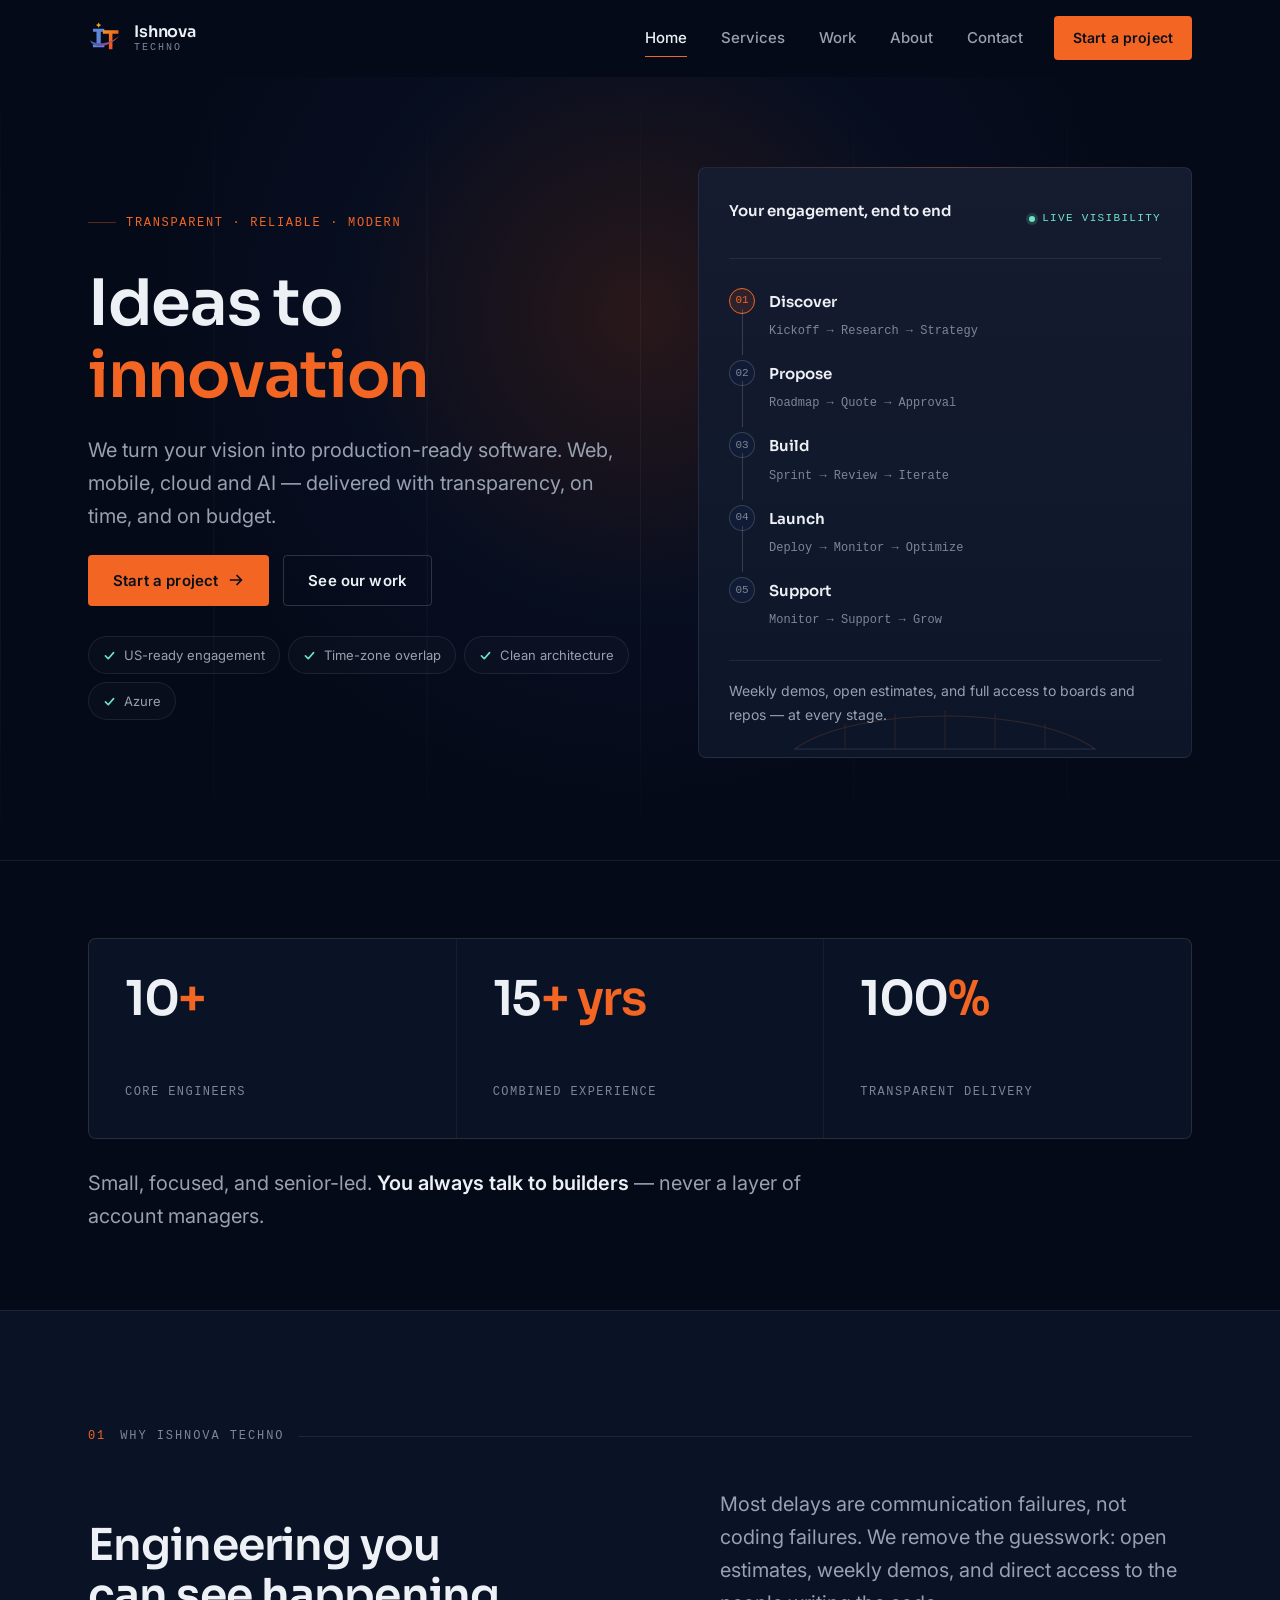
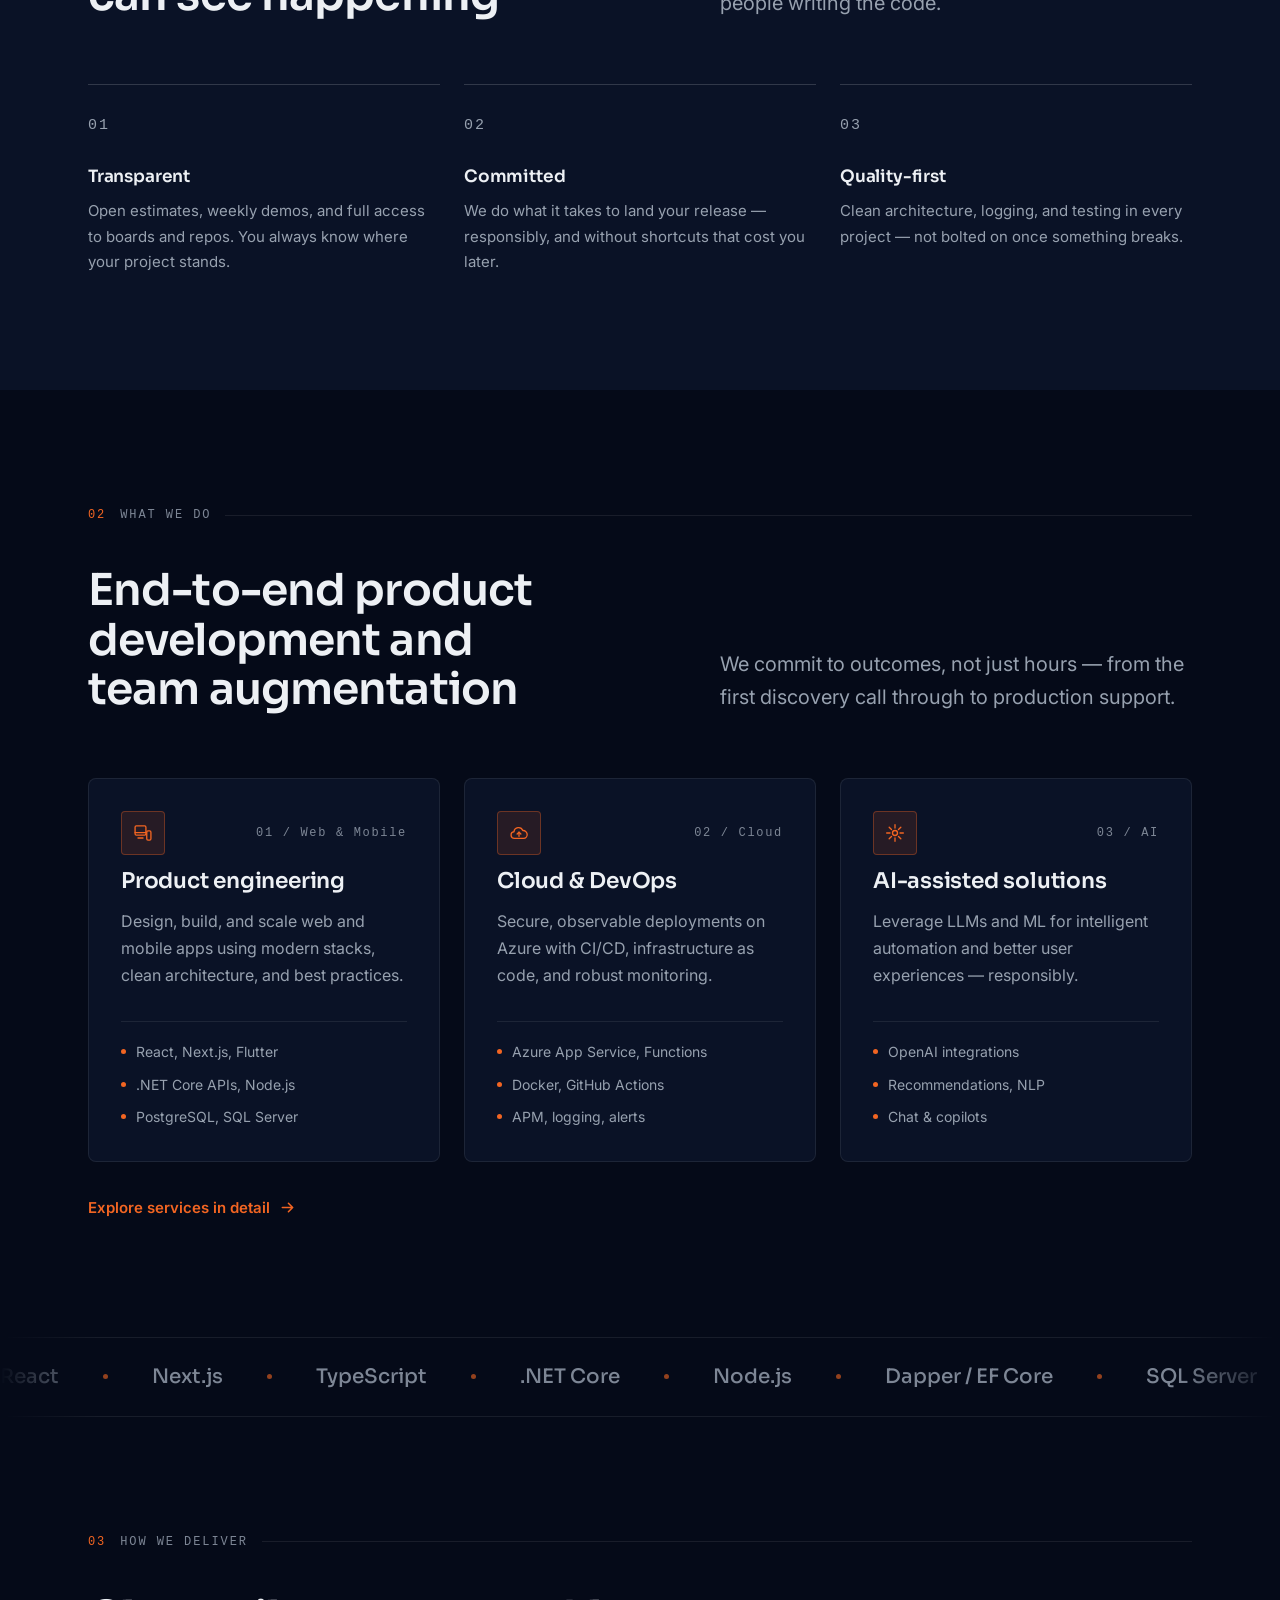
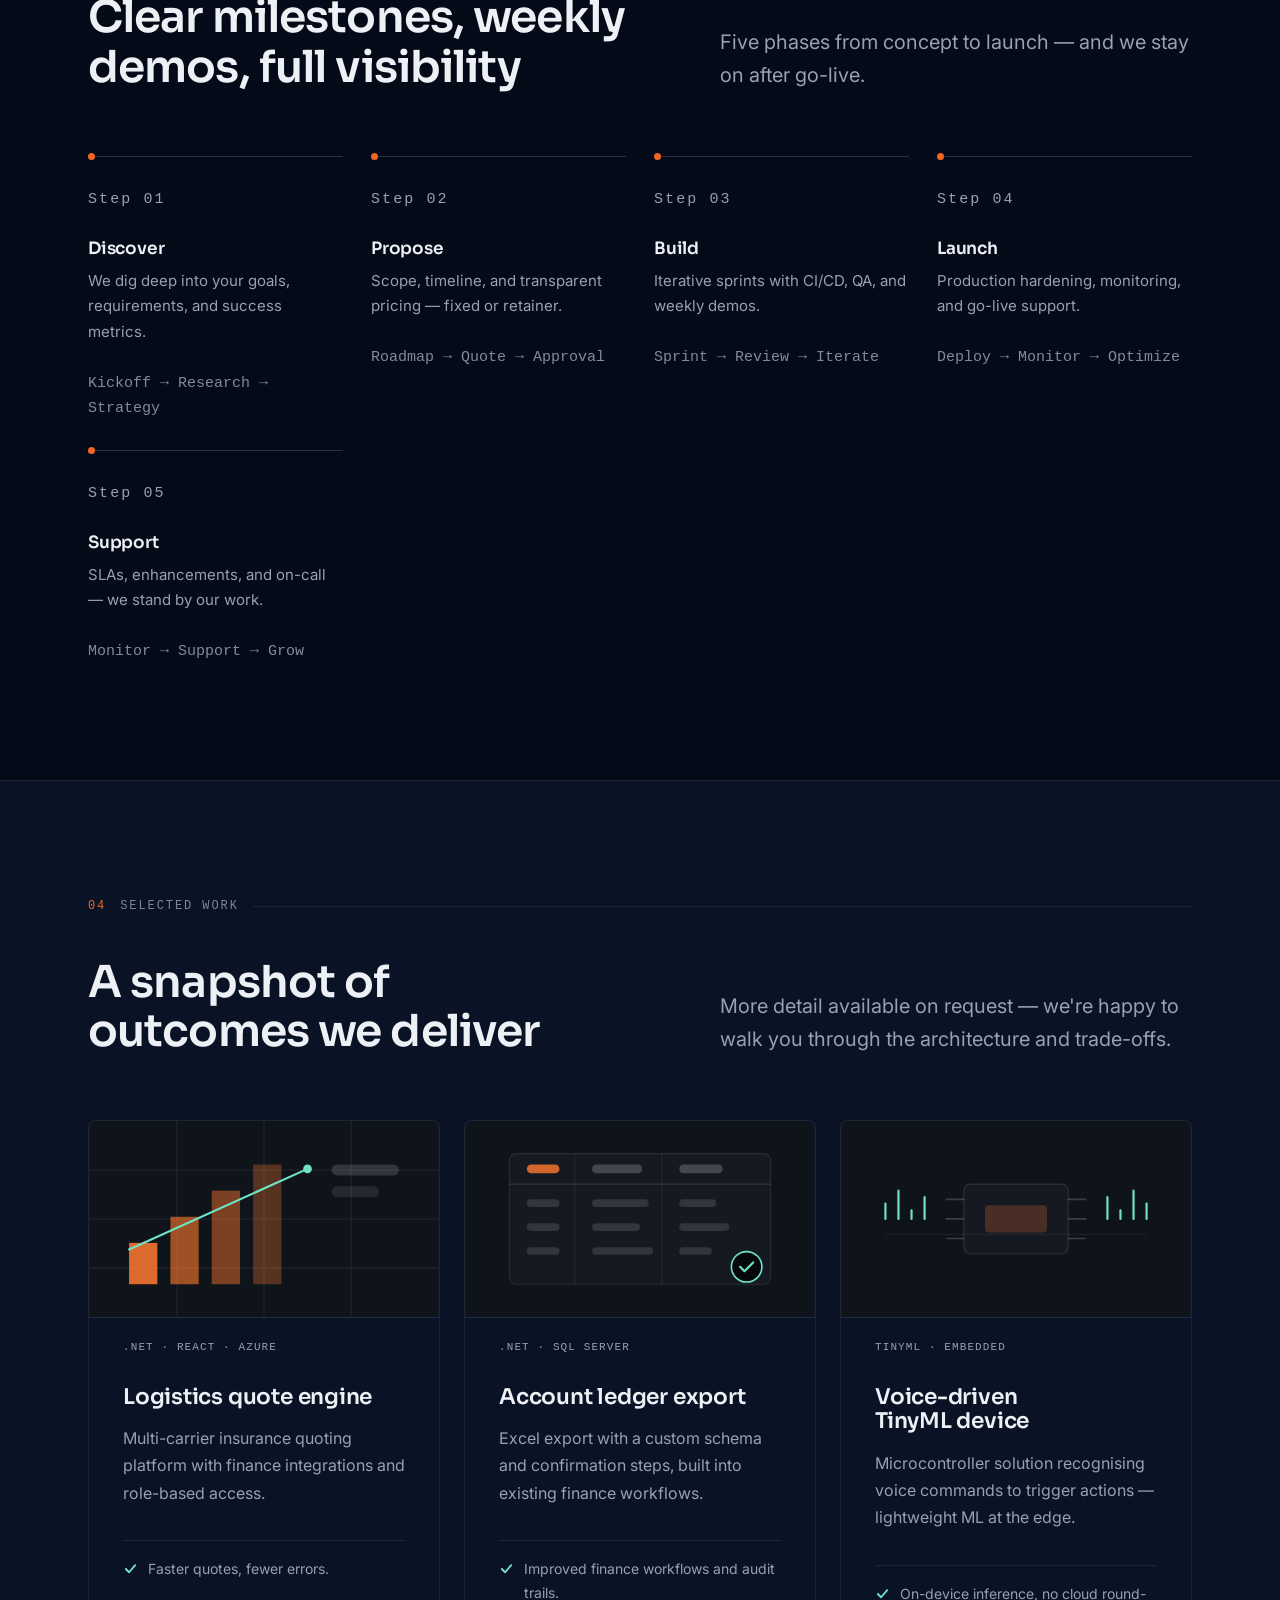
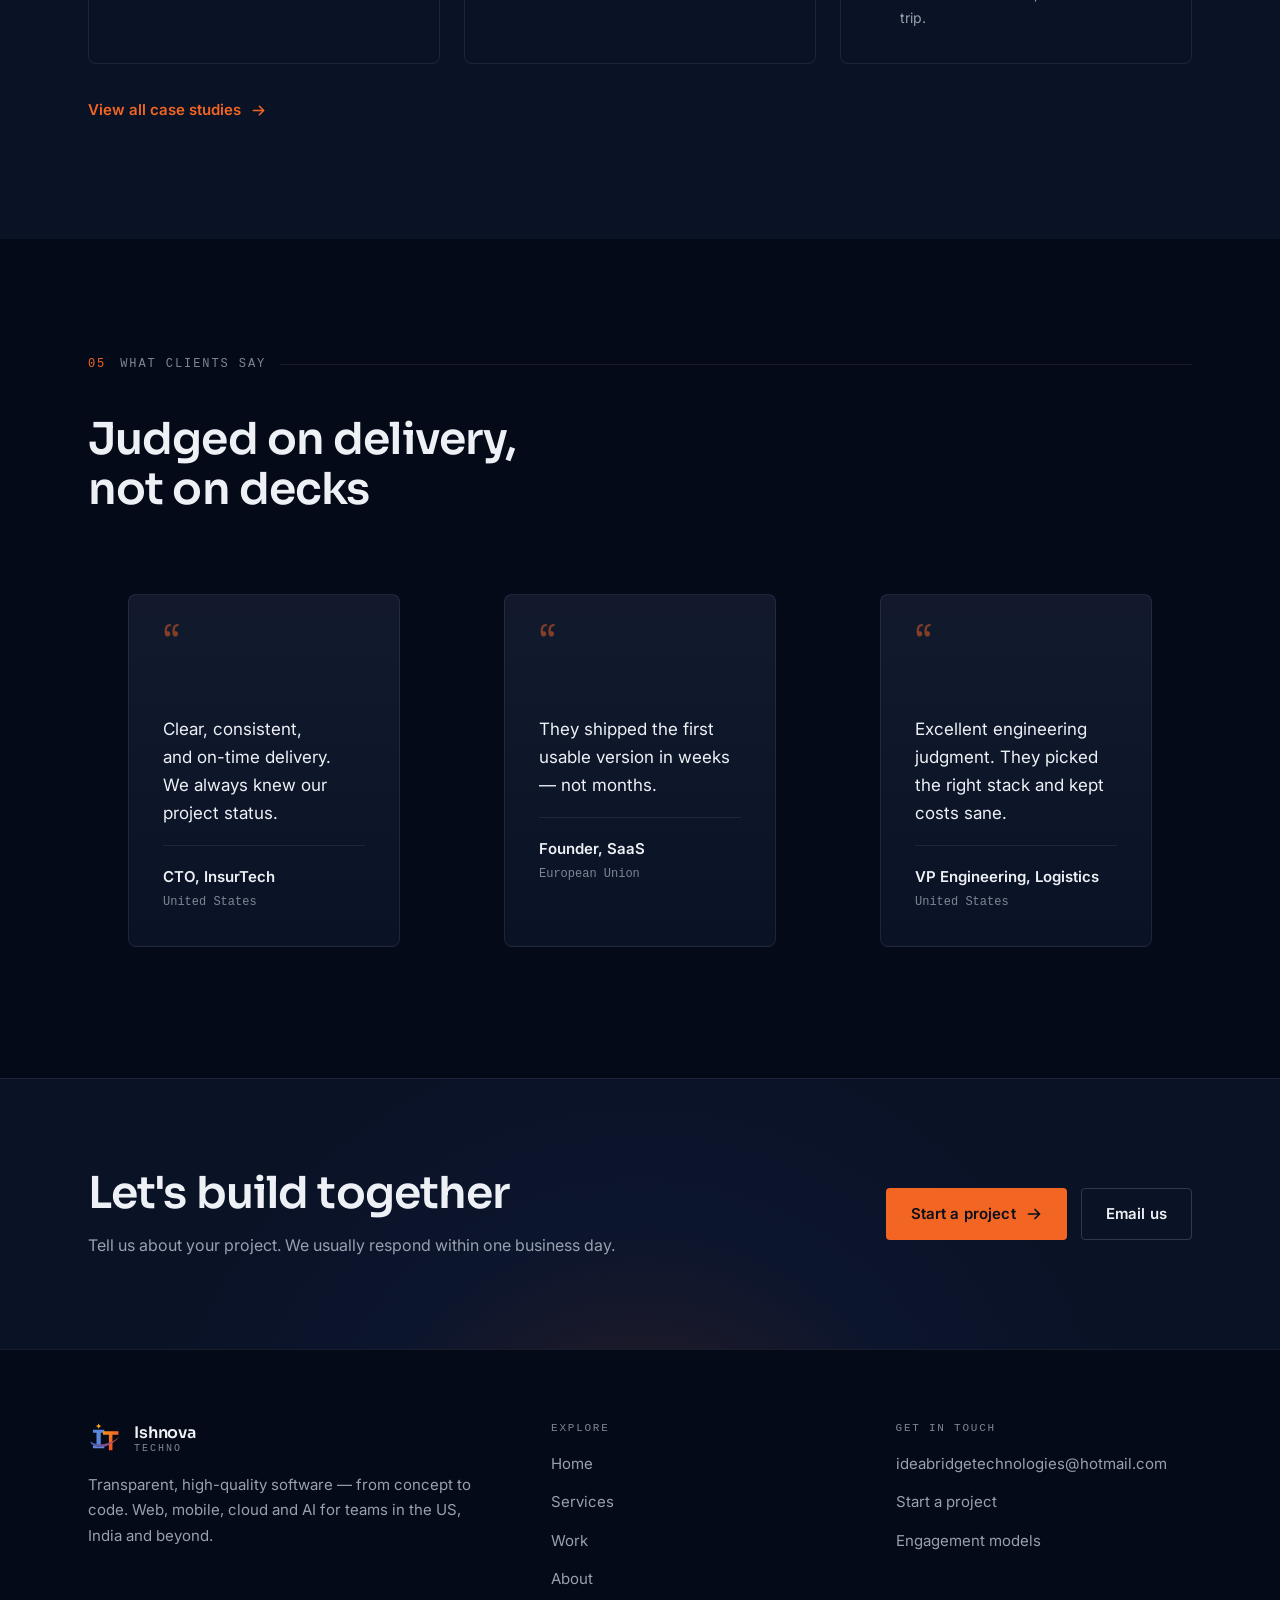
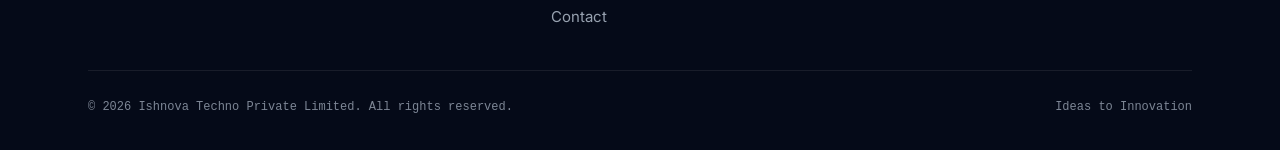
<file: index.html>
<!DOCTYPE html>
<html lang="en">
<head>
<meta charset="utf-8">
<meta name="viewport" content="width=device-width, initial-scale=1">
<title>Ishnova Techno Private Limited — Senior-led software teams for web, cloud and AI</title>
<meta name="description" content="Ishnova Techno turns your vision into production-ready software. Web, mobile, cloud and AI — built by a small, senior-led team with weekly demos and full delivery transparency.">
<meta name="robots" content="index, follow">
<link rel="canonical" href="https://www.ideabridgetechnologies.com/">

<meta property="og:type" content="website">
<meta property="og:site_name" content="Ishnova Techno Private Limited">
<meta property="og:title" content="Ishnova Techno Private Limited — Senior-led software teams for web, cloud and AI">
<meta property="og:description" content="Production-ready software, delivered transparently. Web, mobile, cloud and AI for teams in the US and beyond.">
<meta property="og:url" content="https://www.ideabridgetechnologies.com/">
<meta name="twitter:card" content="summary_large_image">
<meta name="theme-color" content="#050A18">

<script>document.documentElement.classList.add("js");</script>

<link rel="icon" href="assets/favicon.svg" type="image/svg+xml">
<link rel="preconnect" href="https://fonts.googleapis.com">
<link rel="preconnect" href="https://fonts.gstatic.com" crossorigin>
<link rel="stylesheet" href="https://fonts.googleapis.com/css2?family=Inter:wght@400;500;600&family=Sora:wght@500;600&display=swap">
<link rel="stylesheet" href="css/styles.css">
</head>
<body>

<a class="skip-link" href="#main">Skip to content</a>

<!-- ===== Header ======================================================== -->
<header class="site-header" data-header>
  <div class="shell header-inner">
    <a class="logo" href="index.html" aria-label="Ishnova Techno Private Limited — home">
      <svg class="logo-mark" viewBox="0 0 48 48" aria-hidden="true" focusable="false">
        <defs>
          <linearGradient id="itT1" x1="0" y1="0" x2="1" y2="1">
            <stop offset="0" stop-color="#F7941E"></stop>
            <stop offset="1" stop-color="#EE3B24"></stop>
          </linearGradient>
          <linearGradient id="itS1" x1="0" y1="0" x2="1" y2="0">
            <stop offset="0" stop-color="#3E63B8"></stop>
            <stop offset=".5" stop-color="#7A4F94"></stop>
            <stop offset="1" stop-color="#F0522A"></stop>
          </linearGradient>
        </defs>
        <path d="M15 2 q.7 3.1 3.8 3.8 q-3.1 .7 -3.8 3.8 q-.7 -3.1 -3.8 -3.8 q3.1 -.7 3.8 -3.8 Z" fill="#F5A623"></path>
        <path d="M7 11h16v4h-5v18h5v4H7v-4h5V15H7z" fill="#5C86DB"></path>
        <path d="M21 13h22v5h-8.5v22h-5V18H21z" fill="url(#itT1)"></path>
        <path d="M3 27c3 11 25 13 42-7-13 13-34 14-42 7Z" fill="url(#itS1)"></path>
      </svg>
      <span class="logo-text">Ishnova <small>Techno</small></span>
    </a>

    <nav class="primary-nav" id="primary-nav" data-nav aria-label="Primary">
      <ul class="nav-list">
        <li><a href="index.html" aria-current="page">Home</a></li>
        <li><a href="services.html">Services</a></li>
        <li><a href="work.html">Work</a></li>
        <li><a href="about.html">About</a></li>
        <li><a href="contact.html">Contact</a></li>
      </ul>
      <div class="nav-actions">
        <a class="btn btn-primary btn-sm" href="contact.html">Start a project</a>
      </div>
    </nav>

    <button class="nav-toggle" type="button" data-nav-toggle aria-expanded="false" aria-controls="primary-nav" aria-label="Open menu">
      <span class="nav-toggle-box" aria-hidden="true"><span></span><span></span><span></span></span>
    </button>
  </div>
</header>
<button class="nav-scrim" type="button" data-nav-scrim tabindex="-1" aria-hidden="true"></button>

<main id="main">

  <!-- ===== Hero ======================================================== -->
  <section class="hero">
    <div class="glow" aria-hidden="true"></div>
    <div class="grid-lines" aria-hidden="true"></div>

    <div class="shell hero-inner">
      <div class="hero-copy">
        <p class="eyebrow">Transparent &middot; Reliable &middot; Modern</p>

        <h1>Ideas to <span class="text-accent">innovation</span></h1>

        <p class="lead">
          We turn your vision into production-ready software. Web, mobile, cloud and AI —
          delivered with transparency, on time, and on budget.
        </p>

        <div class="btn-row">
          <a class="btn btn-primary" href="contact.html">
            Start a project
            <svg viewBox="0 0 16 16" fill="none" stroke="currentColor" stroke-width="1.7" stroke-linecap="round" stroke-linejoin="round" aria-hidden="true"><path d="M2.5 8h11M9 3.5 13.5 8 9 12.5"></path></svg>
          </a>
          <a class="btn btn-ghost" href="work.html">See our work</a>
        </div>

        <ul class="trust-row">
          <li class="trust-pill">
            <svg viewBox="0 0 16 16" fill="none" stroke="currentColor" stroke-width="2" stroke-linecap="round" stroke-linejoin="round" aria-hidden="true"><path d="M3 8.5 6.5 12 13 4.5"></path></svg>
            US-ready engagement
          </li>
          <li class="trust-pill">
            <svg viewBox="0 0 16 16" fill="none" stroke="currentColor" stroke-width="2" stroke-linecap="round" stroke-linejoin="round" aria-hidden="true"><path d="M3 8.5 6.5 12 13 4.5"></path></svg>
            Time-zone overlap
          </li>
          <li class="trust-pill">
            <svg viewBox="0 0 16 16" fill="none" stroke="currentColor" stroke-width="2" stroke-linecap="round" stroke-linejoin="round" aria-hidden="true"><path d="M3 8.5 6.5 12 13 4.5"></path></svg>
            Clean architecture
          </li>
          <li class="trust-pill">
            <svg viewBox="0 0 16 16" fill="none" stroke="currentColor" stroke-width="2" stroke-linecap="round" stroke-linejoin="round" aria-hidden="true"><path d="M3 8.5 6.5 12 13 4.5"></path></svg>
            Azure
          </li>
        </ul>
      </div>

      <!-- Engagement timeline: the delivery model, not a mock dashboard -->
      <aside class="hero-panel" aria-label="How an engagement runs">
        <svg class="bridge-art hero-panel-art" viewBox="0 0 300 70" aria-hidden="true" focusable="false">
          <g fill="none" stroke="#FF7A2F" stroke-width="1.2" stroke-linecap="round">
            <path d="M0 62C60 18 240 18 300 62" data-draw></path>
            <path d="M0 62h300" stroke="#EDF0F4" stroke-width=".8" data-draw></path>
            <path d="M50 62V37M100 62V27M150 62V24M200 62V27M250 62V37" stroke-width=".8" data-draw></path>
          </g>
        </svg>

        <div class="panel-head">
          <p class="panel-title">Your engagement, end to end</p>
          <span class="panel-tag">Live visibility</span>
        </div>

        <ol class="timeline">
          <li class="timeline-item is-live">
            <span class="timeline-dot" aria-hidden="true">01</span>
            <span>
              <span class="timeline-name">Discover</span><br>
              <span class="timeline-meta">Kickoff &rarr; Research &rarr; Strategy</span>
            </span>
          </li>
          <li class="timeline-item">
            <span class="timeline-dot" aria-hidden="true">02</span>
            <span>
              <span class="timeline-name">Propose</span><br>
              <span class="timeline-meta">Roadmap &rarr; Quote &rarr; Approval</span>
            </span>
          </li>
          <li class="timeline-item">
            <span class="timeline-dot" aria-hidden="true">03</span>
            <span>
              <span class="timeline-name">Build</span><br>
              <span class="timeline-meta">Sprint &rarr; Review &rarr; Iterate</span>
            </span>
          </li>
          <li class="timeline-item">
            <span class="timeline-dot" aria-hidden="true">04</span>
            <span>
              <span class="timeline-name">Launch</span><br>
              <span class="timeline-meta">Deploy &rarr; Monitor &rarr; Optimize</span>
            </span>
          </li>
          <li class="timeline-item">
            <span class="timeline-dot" aria-hidden="true">05</span>
            <span>
              <span class="timeline-name">Support</span><br>
              <span class="timeline-meta">Monitor &rarr; Support &rarr; Grow</span>
            </span>
          </li>
        </ol>

        <p class="panel-note">Weekly demos, open estimates, and full access to boards and repos — at every stage.</p>
      </aside>
    </div>
  </section>

  <!-- ===== Stats ======================================================= -->
  <section class="section section--tight" aria-labelledby="stats-heading">
    <div class="shell">
      <h2 class="visually-hidden" id="stats-heading">Ishnova Techno at a glance</h2>

      <div class="stat-strip" data-reveal>
        <div class="stat">
          <p class="stat-value"><span data-count-to="10">10</span><span class="unit">+</span></p>
          <p class="stat-label">Core engineers</p>
        </div>
        <div class="stat">
          <p class="stat-value"><span data-count-to="15">15</span><span class="unit">+ yrs</span></p>
          <p class="stat-label">Combined experience</p>
        </div>
        <div class="stat">
          <p class="stat-value"><span data-count-to="100">100</span><span class="unit">%</span></p>
          <p class="stat-label">Transparent delivery</p>
        </div>
      </div>

      <p class="lead u-mt-2">
        Small, focused, and senior-led. <strong class="text-strong">You always talk to builders</strong> — never a layer of account managers.
      </p>
    </div>
  </section>

  <!-- ===== Why us ====================================================== -->
  <section class="section section--raised section--ruled" aria-labelledby="why-heading">
    <div class="shell">
      <header class="section-head section-head--split">
        <p class="section-index"><span>01</span> Why Ishnova Techno</p>
        <h2 id="why-heading">Engineering you can see happening</h2>
        <p class="lead">Most delays are communication failures, not coding failures. We remove the guesswork: open estimates, weekly demos, and direct access to the people writing the code.</p>
      </header>

      <div class="grid grid--3">
        <article class="value" data-reveal>
          <p class="value-num">01</p>
          <h3>Transparent</h3>
          <p>Open estimates, weekly demos, and full access to boards and repos. You always know where your project stands.</p>
        </article>
        <article class="value" data-reveal>
          <p class="value-num">02</p>
          <h3>Committed</h3>
          <p>We do what it takes to land your release — responsibly, and without shortcuts that cost you later.</p>
        </article>
        <article class="value" data-reveal>
          <p class="value-num">03</p>
          <h3>Quality-first</h3>
          <p>Clean architecture, logging, and testing in every project — not bolted on once something breaks.</p>
        </article>
      </div>
    </div>
  </section>

  <!-- ===== Services ==================================================== -->
  <section class="section" aria-labelledby="services-heading">
    <div class="shell">
      <header class="section-head section-head--split">
        <p class="section-index"><span>02</span> What we do</p>
        <h2 id="services-heading">End-to-end product development and team augmentation</h2>
        <p class="lead">We commit to outcomes, not just hours — from the first discovery call through to production support.</p>
      </header>

      <div class="grid grid--3">
        <article class="card" data-reveal>
          <div class="card-head">
            <span class="card-icon" aria-hidden="true">
              <svg viewBox="0 0 24 24" fill="none" stroke="currentColor" stroke-width="1.6" stroke-linecap="round" stroke-linejoin="round"><rect x="2.5" y="3.5" width="13" height="11" rx="1.5"></rect><path d="M2.5 11.5h13"></path><rect x="16.5" y="9.5" width="5" height="11" rx="1.5"></rect><path d="M6 18h6"></path></svg>
            </span>
            <span class="card-index">01 / Web &amp; Mobile</span>
          </div>
          <h3>Product engineering</h3>
          <p>Design, build, and scale web and mobile apps using modern stacks, clean architecture, and best practices.</p>
          <ul class="card-list">
            <li>React, Next.js, Flutter</li>
            <li>.NET Core APIs, Node.js</li>
            <li>PostgreSQL, SQL Server</li>
          </ul>
        </article>

        <article class="card" data-reveal>
          <div class="card-head">
            <span class="card-icon" aria-hidden="true">
              <svg viewBox="0 0 24 24" fill="none" stroke="currentColor" stroke-width="1.6" stroke-linecap="round" stroke-linejoin="round"><path d="M6.5 18.5a4 4 0 0 1-.5-7.97 5.5 5.5 0 0 1 10.6-1.5A4.25 4.25 0 0 1 17.5 18.5z"></path><path d="M12 11v5"></path><path d="m9.75 13.25 2.25-2.25 2.25 2.25"></path></svg>
            </span>
            <span class="card-index">02 / Cloud</span>
          </div>
          <h3>Cloud &amp; DevOps</h3>
          <p>Secure, observable deployments on Azure with CI/CD, infrastructure as code, and robust monitoring.</p>
          <ul class="card-list">
            <li>Azure App Service, Functions</li>
            <li>Docker, GitHub Actions</li>
            <li>APM, logging, alerts</li>
          </ul>
        </article>

        <article class="card" data-reveal>
          <div class="card-head">
            <span class="card-icon" aria-hidden="true">
              <svg viewBox="0 0 24 24" fill="none" stroke="currentColor" stroke-width="1.6" stroke-linecap="round" stroke-linejoin="round"><circle cx="12" cy="12" r="3"></circle><path d="M12 2v4M12 18v4M2 12h4M18 12h4M5 5l2.8 2.8M16.2 16.2 19 19M19 5l-2.8 2.8M7.8 16.2 5 19"></path></svg>
            </span>
            <span class="card-index">03 / AI</span>
          </div>
          <h3>AI-assisted solutions</h3>
          <p>Leverage LLMs and ML for intelligent automation and better user experiences — responsibly.</p>
          <ul class="card-list">
            <li>OpenAI integrations</li>
            <li>Recommendations, NLP</li>
            <li>Chat &amp; copilots</li>
          </ul>
        </article>
      </div>

      <p class="u-mt-3">
        <a class="arrow-link" href="services.html">
          Explore services in detail
          <svg viewBox="0 0 16 16" fill="none" stroke="currentColor" stroke-width="1.7" stroke-linecap="round" stroke-linejoin="round" aria-hidden="true"><path d="M2.5 8h11M9 3.5 13.5 8 9 12.5"></path></svg>
        </a>
      </p>
    </div>
  </section>

  <!-- ===== Tech marquee ================================================ -->
  <section class="marquee" aria-label="Technologies we work with">
    <div class="marquee-track" aria-hidden="true">
      <span class="marquee-item">React</span>
      <span class="marquee-item">Next.js</span>
      <span class="marquee-item">TypeScript</span>
      <span class="marquee-item">.NET Core</span>
      <span class="marquee-item">Node.js</span>
      <span class="marquee-item">Dapper / EF Core</span>
      <span class="marquee-item">SQL Server</span>
      <span class="marquee-item">Azure</span>
      <span class="marquee-item">Docker</span>
      <span class="marquee-item">GitHub Actions</span>
      <span class="marquee-item">React</span>
      <span class="marquee-item">Next.js</span>
      <span class="marquee-item">TypeScript</span>
      <span class="marquee-item">.NET Core</span>
      <span class="marquee-item">Node.js</span>
      <span class="marquee-item">Dapper / EF Core</span>
      <span class="marquee-item">SQL Server</span>
      <span class="marquee-item">Azure</span>
      <span class="marquee-item">Docker</span>
      <span class="marquee-item">GitHub Actions</span>
    </div>
    <p class="visually-hidden">We work with React, Next.js, TypeScript, .NET Core, Node.js, Dapper and EF Core, SQL Server, Azure, Docker, and GitHub Actions.</p>
  </section>

  <!-- ===== Process ===================================================== -->
  <section class="section" aria-labelledby="process-heading">
    <div class="shell">
      <header class="section-head section-head--split">
        <p class="section-index"><span>03</span> How we deliver</p>
        <h2 id="process-heading">Clear milestones, weekly demos, full visibility</h2>
        <p class="lead">Five phases from concept to launch — and we stay on after go-live.</p>
      </header>

      <ol class="process">
        <li class="phase" data-reveal>
          <p class="phase-step">Step 01</p>
          <h3>Discover</h3>
          <p>We dig deep into your goals, requirements, and success metrics.</p>
          <p class="phase-flow">Kickoff &rarr; Research &rarr; Strategy</p>
        </li>
        <li class="phase" data-reveal>
          <p class="phase-step">Step 02</p>
          <h3>Propose</h3>
          <p>Scope, timeline, and transparent pricing — fixed or retainer.</p>
          <p class="phase-flow">Roadmap &rarr; Quote &rarr; Approval</p>
        </li>
        <li class="phase" data-reveal>
          <p class="phase-step">Step 03</p>
          <h3>Build</h3>
          <p>Iterative sprints with CI/CD, QA, and weekly demos.</p>
          <p class="phase-flow">Sprint &rarr; Review &rarr; Iterate</p>
        </li>
        <li class="phase" data-reveal>
          <p class="phase-step">Step 04</p>
          <h3>Launch</h3>
          <p>Production hardening, monitoring, and go-live support.</p>
          <p class="phase-flow">Deploy &rarr; Monitor &rarr; Optimize</p>
        </li>
        <li class="phase" data-reveal>
          <p class="phase-step">Step 05</p>
          <h3>Support</h3>
          <p>SLAs, enhancements, and on-call — we stand by our work.</p>
          <p class="phase-flow">Monitor &rarr; Support &rarr; Grow</p>
        </li>
      </ol>
    </div>
  </section>

  <!-- ===== Selected work =============================================== -->
  <section class="section section--raised section--ruled" aria-labelledby="work-heading">
    <div class="shell">
      <header class="section-head section-head--split">
        <p class="section-index"><span>04</span> Selected work</p>
        <h2 id="work-heading">A snapshot of outcomes we deliver</h2>
        <p class="lead">More detail available on request — we're happy to walk you through the architecture and trade-offs.</p>
      </header>

      <div class="grid grid--3">
        <article class="case" data-reveal>
          <div class="case-figure" aria-hidden="true">
            <svg viewBox="0 0 320 180" fill="none" role="presentation">
              <rect width="320" height="180" fill="#0F131A"></rect>
              <g stroke="rgba(255,255,255,.08)"><path d="M0 45h320M0 90h320M0 135h320M80 0v180M160 0v180M240 0v180"></path></g>
              <rect x="36" y="112" width="26" height="38" fill="#FF7A2F" opacity=".85"></rect>
              <rect x="74" y="88" width="26" height="62" fill="#FF7A2F" opacity=".6"></rect>
              <rect x="112" y="64" width="26" height="86" fill="#FF7A2F" opacity=".45"></rect>
              <rect x="150" y="40" width="26" height="110" fill="#FF7A2F" opacity=".3"></rect>
              <path d="M36 118 200 44" stroke="#6FE3C4" stroke-width="2" stroke-linecap="round"></path>
              <circle cx="200" cy="44" r="4" fill="#6FE3C4"></circle>
              <rect x="222" y="40" width="62" height="10" rx="5" fill="rgba(255,255,255,.14)"></rect>
              <rect x="222" y="60" width="44" height="10" rx="5" fill="rgba(255,255,255,.09)"></rect>
            </svg>
          </div>
          <p class="tag">.NET &middot; React &middot; Azure</p>
          <h3>Logistics quote engine</h3>
          <p>Multi-carrier insurance quoting platform with finance integrations and role-based access.</p>
          <p class="case-result">
            <svg viewBox="0 0 16 16" fill="none" stroke="currentColor" stroke-width="2" stroke-linecap="round" stroke-linejoin="round" aria-hidden="true"><path d="M3 8.5 6.5 12 13 4.5"></path></svg>
            Faster quotes, fewer errors.
          </p>
        </article>

        <article class="case" data-reveal>
          <div class="case-figure" aria-hidden="true">
            <svg viewBox="0 0 320 180" fill="none" role="presentation">
              <rect width="320" height="180" fill="#0F131A"></rect>
              <rect x="40" y="30" width="240" height="120" rx="6" fill="#141922" stroke="rgba(255,255,255,.1)"></rect>
              <path d="M40 58h240" stroke="rgba(255,255,255,.12)"></path>
              <path d="M100 30v120M180 30v120" stroke="rgba(255,255,255,.07)"></path>
              <rect x="56" y="40" width="30" height="8" rx="4" fill="#FF7A2F" opacity=".8"></rect>
              <rect x="116" y="40" width="46" height="8" rx="4" fill="rgba(255,255,255,.2)"></rect>
              <rect x="196" y="40" width="40" height="8" rx="4" fill="rgba(255,255,255,.2)"></rect>
              <g fill="rgba(255,255,255,.12)">
                <rect x="56" y="72" width="30" height="7" rx="3.5"></rect><rect x="116" y="72" width="52" height="7" rx="3.5"></rect><rect x="196" y="72" width="34" height="7" rx="3.5"></rect>
                <rect x="56" y="94" width="30" height="7" rx="3.5"></rect><rect x="116" y="94" width="44" height="7" rx="3.5"></rect><rect x="196" y="94" width="46" height="7" rx="3.5"></rect>
                <rect x="56" y="116" width="30" height="7" rx="3.5"></rect><rect x="116" y="116" width="56" height="7" rx="3.5"></rect><rect x="196" y="116" width="30" height="7" rx="3.5"></rect>
              </g>
              <circle cx="258" cy="134" r="14" fill="#06080B" stroke="#6FE3C4" stroke-width="1.5"></circle>
              <path d="m252 134 4 4 8-8" stroke="#6FE3C4" stroke-width="2" stroke-linecap="round" stroke-linejoin="round"></path>
            </svg>
          </div>
          <p class="tag">.NET &middot; SQL Server</p>
          <h3>Account ledger export</h3>
          <p>Excel export with a custom schema and confirmation steps, built into existing finance workflows.</p>
          <p class="case-result">
            <svg viewBox="0 0 16 16" fill="none" stroke="currentColor" stroke-width="2" stroke-linecap="round" stroke-linejoin="round" aria-hidden="true"><path d="M3 8.5 6.5 12 13 4.5"></path></svg>
            Improved finance workflows and audit trails.
          </p>
        </article>

        <article class="case" data-reveal>
          <div class="case-figure" aria-hidden="true">
            <svg viewBox="0 0 320 180" fill="none" role="presentation">
              <rect width="320" height="180" fill="#0F131A"></rect>
              <rect x="112" y="58" width="96" height="64" rx="6" fill="#141922" stroke="rgba(255,255,255,.12)"></rect>
              <rect x="132" y="78" width="56" height="24" rx="3" fill="#FF7A2F" opacity=".22" stroke="#FF7A2F"></rect>
              <g stroke="rgba(255,255,255,.18)" stroke-width="1.5" stroke-linecap="round">
                <path d="M112 72h-16M112 90h-16M112 108h-16M208 72h16M208 90h16M208 108h16"></path>
              </g>
              <g stroke="#6FE3C4" stroke-width="2" stroke-linecap="round">
                <path d="M40 90v-14M52 90v-26M64 90v-8M76 90v-20"></path>
                <path d="M244 90v-20M256 90v-8M268 90v-26M280 90v-14"></path>
              </g>
              <path d="M40 104h240" stroke="rgba(255,255,255,.07)"></path>
            </svg>
          </div>
          <p class="tag">TinyML &middot; Embedded</p>
          <h3>Voice-driven TinyML device</h3>
          <p>Microcontroller solution recognising voice commands to trigger actions — lightweight ML at the edge.</p>
          <p class="case-result">
            <svg viewBox="0 0 16 16" fill="none" stroke="currentColor" stroke-width="2" stroke-linecap="round" stroke-linejoin="round" aria-hidden="true"><path d="M3 8.5 6.5 12 13 4.5"></path></svg>
            On-device inference, no cloud round-trip.
          </p>
        </article>
      </div>

      <p class="u-mt-3">
        <a class="arrow-link" href="work.html">
          View all case studies
          <svg viewBox="0 0 16 16" fill="none" stroke="currentColor" stroke-width="1.7" stroke-linecap="round" stroke-linejoin="round" aria-hidden="true"><path d="M2.5 8h11M9 3.5 13.5 8 9 12.5"></path></svg>
        </a>
      </p>
    </div>
  </section>

  <!-- ===== Testimonials ================================================ -->
  <section class="section" aria-labelledby="testimonials-heading">
    <div class="shell">
      <header class="section-head section-head--split">
        <p class="section-index"><span>05</span> What clients say</p>
        <h2 id="testimonials-heading">Judged on delivery, not on decks</h2>
      </header>

      <div class="grid grid--3">
        <figure class="quote-card" data-reveal>
          <p class="quote-mark" aria-hidden="true">&ldquo;</p>
          <blockquote>Clear, consistent, and on-time delivery. We always knew our project status.</blockquote>
          <figcaption class="quote-by">
            <cite>CTO, InsurTech</cite>
            <span>United States</span>
          </figcaption>
        </figure>

        <figure class="quote-card" data-reveal>
          <p class="quote-mark" aria-hidden="true">&ldquo;</p>
          <blockquote>They shipped the first usable version in weeks — not months.</blockquote>
          <figcaption class="quote-by">
            <cite>Founder, SaaS</cite>
            <span>European Union</span>
          </figcaption>
        </figure>

        <figure class="quote-card" data-reveal>
          <p class="quote-mark" aria-hidden="true">&ldquo;</p>
          <blockquote>Excellent engineering judgment. They picked the right stack and kept costs sane.</blockquote>
          <figcaption class="quote-by">
            <cite>VP Engineering, Logistics</cite>
            <span>United States</span>
          </figcaption>
        </figure>
      </div>
    </div>
  </section>

  <!-- ===== CTA ========================================================= -->
  <section class="cta-band" aria-labelledby="cta-heading">
    <div class="glow" aria-hidden="true"></div>
    <div class="shell cta-inner">
      <div>
        <h2 id="cta-heading">Let's build together</h2>
        <p>Tell us about your project. We usually respond within one business day.</p>
      </div>
      <div class="btn-row">
        <a class="btn btn-primary" href="contact.html">
          Start a project
          <svg viewBox="0 0 16 16" fill="none" stroke="currentColor" stroke-width="1.7" stroke-linecap="round" stroke-linejoin="round" aria-hidden="true"><path d="M2.5 8h11M9 3.5 13.5 8 9 12.5"></path></svg>
        </a>
        <a class="btn btn-ghost" href="mailto:ideabridgetechnologies@hotmail.com">Email us</a>
      </div>
    </div>
  </section>

</main>

<!-- ===== Footer ======================================================== -->
<footer class="site-footer">
  <div class="shell">
    <div class="footer-grid">
      <div class="footer-brand">
        <a class="logo" href="index.html" aria-label="Ishnova Techno Private Limited — home">
          <svg class="logo-mark" viewBox="0 0 48 48" aria-hidden="true" focusable="false">
            <defs>
              <linearGradient id="itT2" x1="0" y1="0" x2="1" y2="1">
                <stop offset="0" stop-color="#F7941E"></stop>
                <stop offset="1" stop-color="#EE3B24"></stop>
              </linearGradient>
              <linearGradient id="itS2" x1="0" y1="0" x2="1" y2="0">
                <stop offset="0" stop-color="#3E63B8"></stop>
                <stop offset=".5" stop-color="#7A4F94"></stop>
                <stop offset="1" stop-color="#F0522A"></stop>
              </linearGradient>
            </defs>
            <path d="M15 2 q.7 3.1 3.8 3.8 q-3.1 .7 -3.8 3.8 q-.7 -3.1 -3.8 -3.8 q3.1 -.7 3.8 -3.8 Z" fill="#F5A623"></path>
            <path d="M7 11h16v4h-5v18h5v4H7v-4h5V15H7z" fill="#5C86DB"></path>
            <path d="M21 13h22v5h-8.5v22h-5V18H21z" fill="url(#itT2)"></path>
            <path d="M3 27c3 11 25 13 42-7-13 13-34 14-42 7Z" fill="url(#itS2)"></path>
          </svg>
          <span class="logo-text">Ishnova <small>Techno</small></span>
        </a>
        <p>Transparent, high-quality software — from concept to code. Web, mobile, cloud and AI for teams in the US, India and beyond.</p>
      </div>

      <nav class="footer-col" aria-labelledby="footer-explore">
        <h2 id="footer-explore">Explore</h2>
        <ul>
          <li><a href="index.html">Home</a></li>
          <li><a href="services.html">Services</a></li>
          <li><a href="work.html">Work</a></li>
          <li><a href="about.html">About</a></li>
          <li><a href="contact.html">Contact</a></li>
        </ul>
      </nav>

      <div class="footer-col">
        <h2 id="footer-contact">Get in touch</h2>
        <ul>
          <li><a href="mailto:ideabridgetechnologies@hotmail.com">ideabridgetechnologies@hotmail.com</a></li>
          <li><a href="contact.html">Start a project</a></li>
          <li><a href="services.html#engagement">Engagement models</a></li>
        </ul>
      </div>
    </div>

    <div class="footer-base">
      <p>&copy; <span data-year>2026</span> Ishnova Techno Private Limited. All rights reserved.</p>
      <p>Ideas to Innovation</p>
    </div>
  </div>
</footer>

<script src="js/main.js" defer></script>

<script type="application/ld+json">
{
  "@context": "https://schema.org",
  "@type": "Organization",
  "name": "Ishnova Techno Private Limited",
  "legalName": "Ishnova Techno Private Limited",
  "alternateName": "Ishnova Techno",
  "slogan": "Ideas to Innovation",
  "url": "https://www.ideabridgetechnologies.com",
  "logo": "https://www.ideabridgetechnologies.com/assets/favicon.svg",
  "description": "Ishnova Techno Private Limited builds transparent, high-quality software solutions — web, mobile, cloud and AI.",
  "foundingDate": "2025-01-01",
  "sameAs": [],
  "contactPoint": [{
    "@type": "ContactPoint",
    "contactType": "sales",
    "email": "ideabridgetechnologies@hotmail.com",
    "areaServed": "US, IN",
    "availableLanguage": ["en"]
  }]
}
</script>

</body>
</html>
</file>
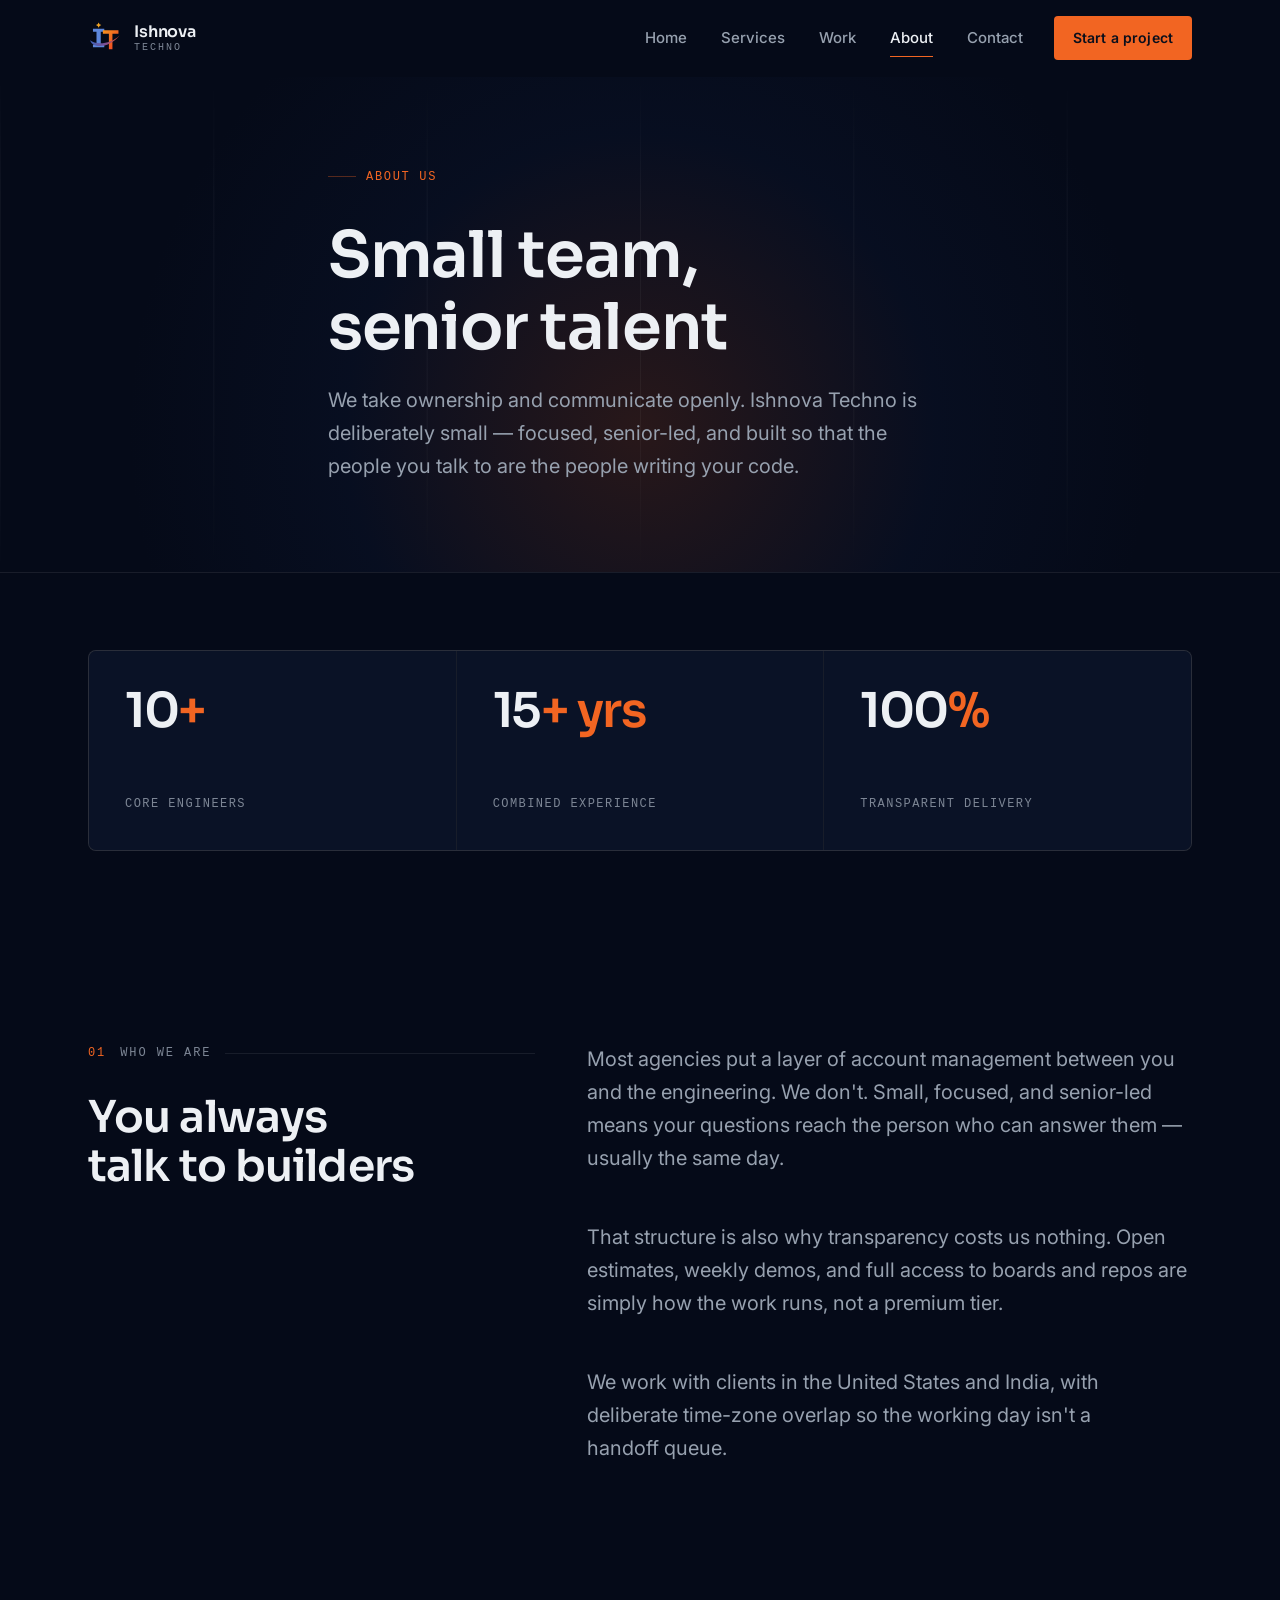
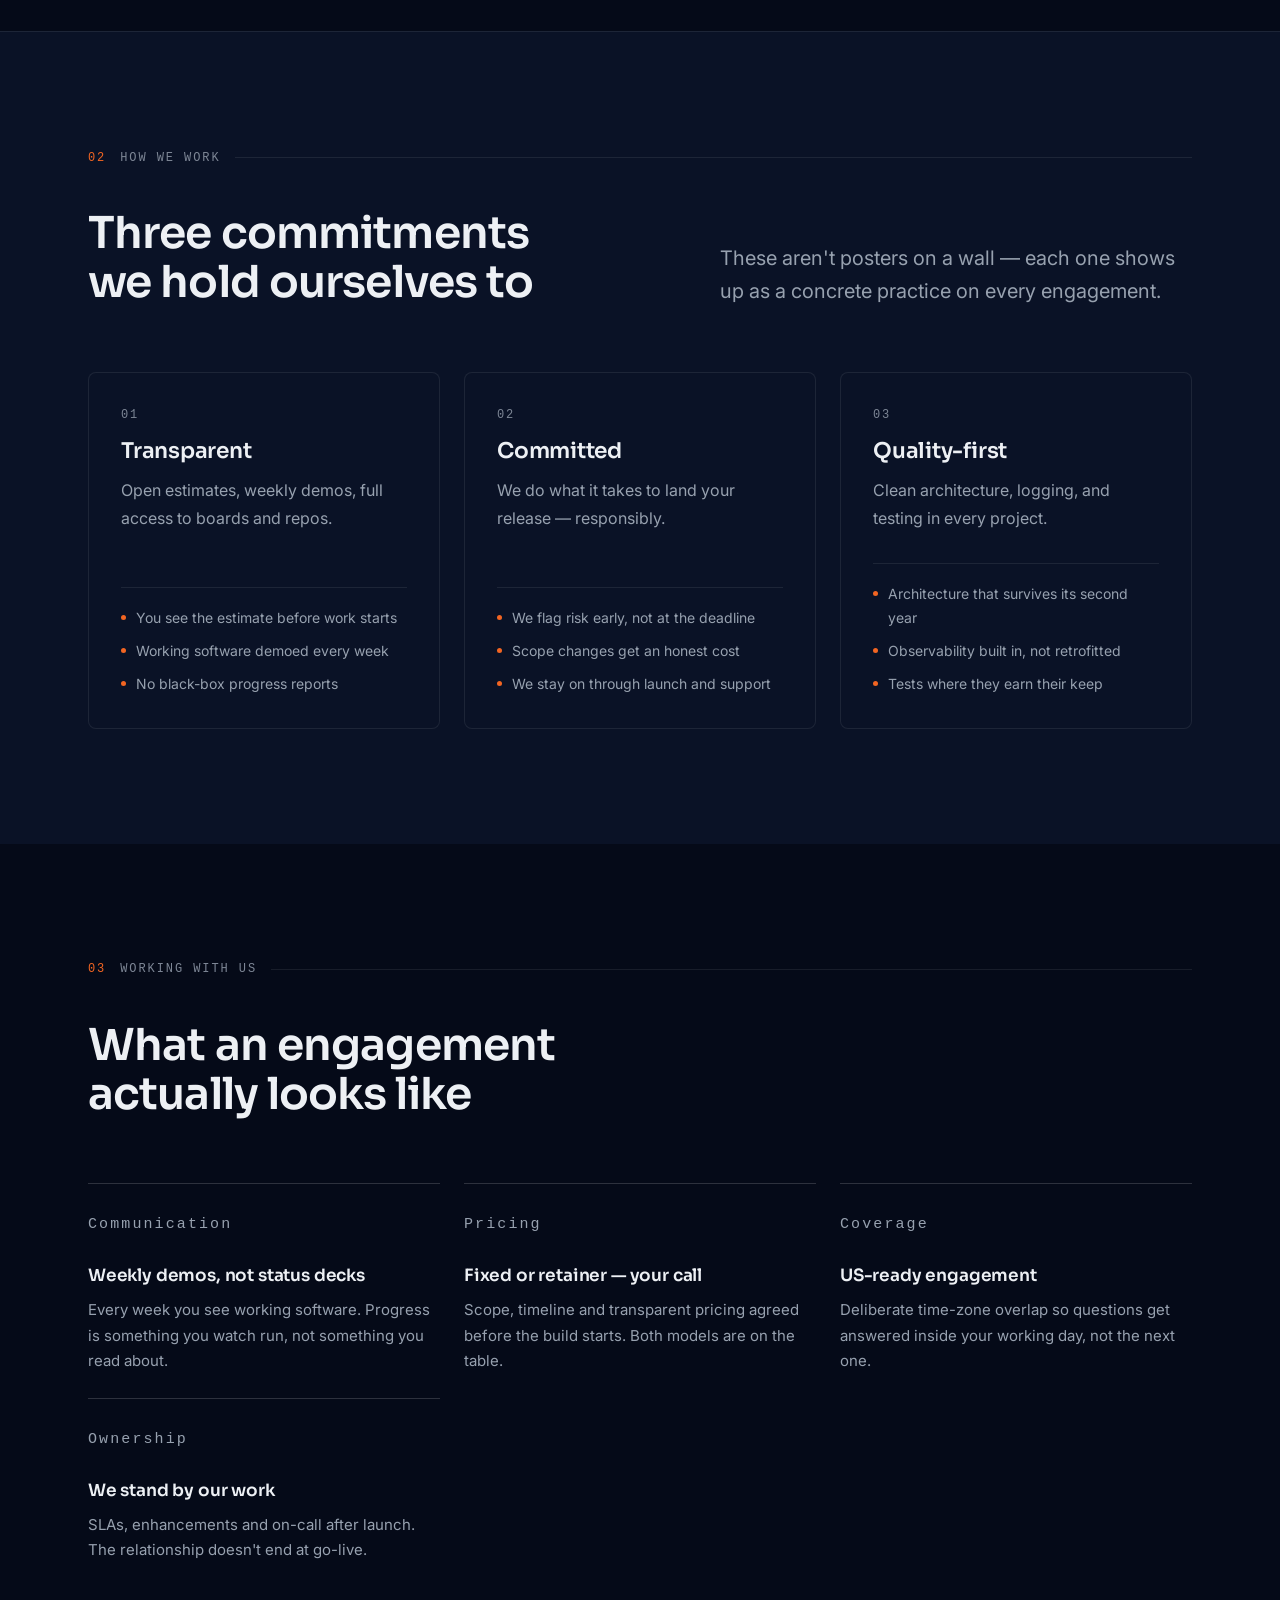
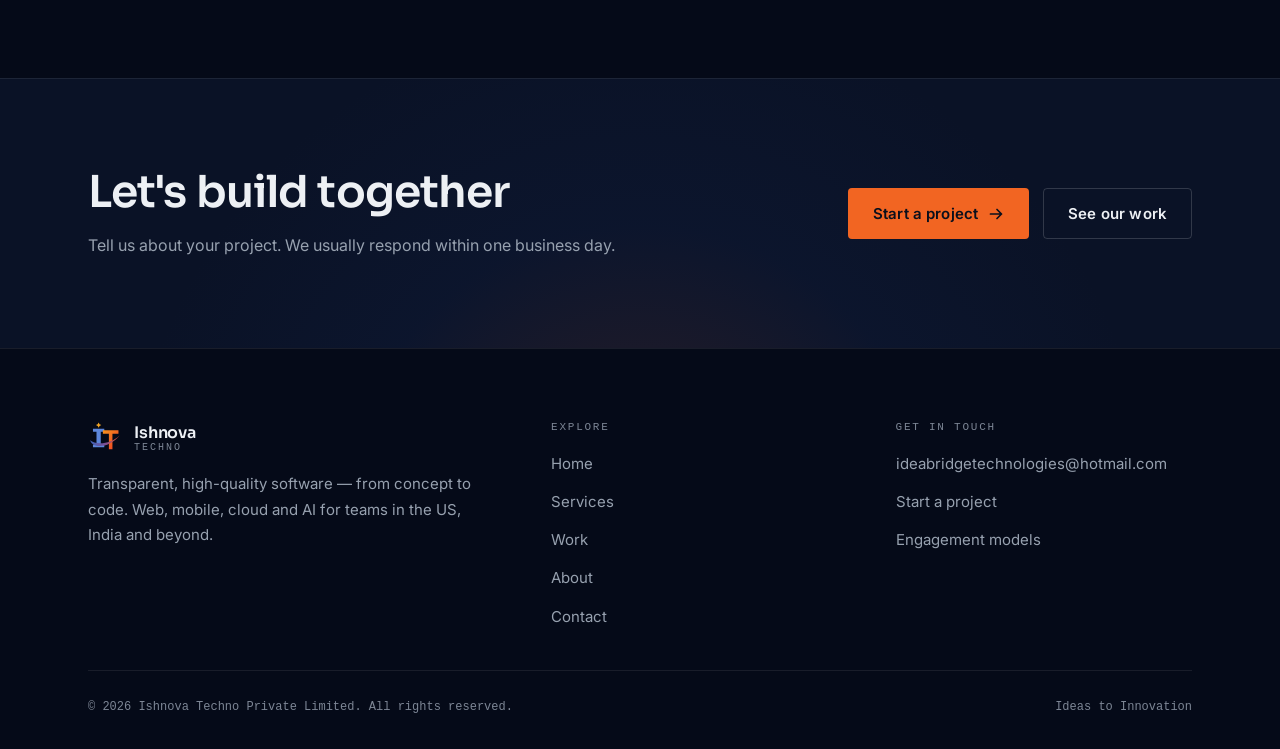
<file: about.html>
<!DOCTYPE html>
<html lang="en">
<head>
<meta charset="utf-8">
<meta name="viewport" content="width=device-width, initial-scale=1">
<title>About — A small, senior-led engineering team | Ishnova Techno Private Limited</title>
<meta name="description" content="Ishnova Techno is a small, senior-led software team: 10+ core engineers, 15+ years of combined experience, and transparent delivery on every project.">
<meta name="robots" content="index, follow">
<link rel="canonical" href="https://www.ideabridgetechnologies.com/about.html">

<meta property="og:type" content="website">
<meta property="og:site_name" content="Ishnova Techno Private Limited">
<meta property="og:title" content="About — A small, senior-led engineering team | Ishnova Techno Private Limited">
<meta property="og:description" content="Small team, senior talent. We take ownership and communicate openly.">
<meta property="og:url" content="https://www.ideabridgetechnologies.com/about.html">
<meta name="theme-color" content="#050A18">

<script>document.documentElement.classList.add("js");</script>

<link rel="icon" href="assets/favicon.svg" type="image/svg+xml">
<link rel="preconnect" href="https://fonts.googleapis.com">
<link rel="preconnect" href="https://fonts.gstatic.com" crossorigin>
<link rel="stylesheet" href="https://fonts.googleapis.com/css2?family=Inter:wght@400;500;600&family=Sora:wght@500;600&display=swap">
<link rel="stylesheet" href="css/styles.css">
</head>
<body>

<a class="skip-link" href="#main">Skip to content</a>

<header class="site-header" data-header>
  <div class="shell header-inner">
    <a class="logo" href="index.html" aria-label="Ishnova Techno Private Limited — home">
      <svg class="logo-mark" viewBox="0 0 48 48" aria-hidden="true" focusable="false">
        <defs>
          <linearGradient id="itT7" x1="0" y1="0" x2="1" y2="1">
            <stop offset="0" stop-color="#F7941E"></stop>
            <stop offset="1" stop-color="#EE3B24"></stop>
          </linearGradient>
          <linearGradient id="itS7" x1="0" y1="0" x2="1" y2="0">
            <stop offset="0" stop-color="#3E63B8"></stop>
            <stop offset=".5" stop-color="#7A4F94"></stop>
            <stop offset="1" stop-color="#F0522A"></stop>
          </linearGradient>
        </defs>
        <path d="M15 2 q.7 3.1 3.8 3.8 q-3.1 .7 -3.8 3.8 q-.7 -3.1 -3.8 -3.8 q3.1 -.7 3.8 -3.8 Z" fill="#F5A623"></path>
        <path d="M7 11h16v4h-5v18h5v4H7v-4h5V15H7z" fill="#5C86DB"></path>
        <path d="M21 13h22v5h-8.5v22h-5V18H21z" fill="url(#itT7)"></path>
        <path d="M3 27c3 11 25 13 42-7-13 13-34 14-42 7Z" fill="url(#itS7)"></path>
      </svg>
      <span class="logo-text">Ishnova <small>Techno</small></span>
    </a>

    <nav class="primary-nav" id="primary-nav" data-nav aria-label="Primary">
      <ul class="nav-list">
        <li><a href="index.html">Home</a></li>
        <li><a href="services.html">Services</a></li>
        <li><a href="work.html">Work</a></li>
        <li><a href="about.html" aria-current="page">About</a></li>
        <li><a href="contact.html">Contact</a></li>
      </ul>
      <div class="nav-actions">
        <a class="btn btn-primary btn-sm" href="contact.html">Start a project</a>
      </div>
    </nav>

    <button class="nav-toggle" type="button" data-nav-toggle aria-expanded="false" aria-controls="primary-nav" aria-label="Open menu">
      <span class="nav-toggle-box" aria-hidden="true"><span></span><span></span><span></span></span>
    </button>
  </div>
</header>
<button class="nav-scrim" type="button" data-nav-scrim tabindex="-1" aria-hidden="true"></button>

<main id="main">

  <!-- ===== Page hero =================================================== -->
  <section class="page-hero">
    <div class="glow" aria-hidden="true"></div>
    <div class="grid-lines" aria-hidden="true"></div>
    <div class="shell page-hero-inner">
      <p class="eyebrow">About us</p>
      <h1>Small team, senior talent</h1>
      <p class="lead">We take ownership and communicate openly. Ishnova Techno is deliberately small — focused, senior-led, and built so that the people you talk to are the people writing your code.</p>
    </div>
  </section>

  <!-- ===== Stats ======================================================= -->
  <section class="section section--tight" aria-labelledby="stats-heading">
    <div class="shell">
      <h2 class="visually-hidden" id="stats-heading">Ishnova Techno at a glance</h2>

      <div class="stat-strip" data-reveal>
        <div class="stat">
          <p class="stat-value"><span data-count-to="10">10</span><span class="unit">+</span></p>
          <p class="stat-label">Core engineers</p>
        </div>
        <div class="stat">
          <p class="stat-value"><span data-count-to="15">15</span><span class="unit">+ yrs</span></p>
          <p class="stat-label">Combined experience</p>
        </div>
        <div class="stat">
          <p class="stat-value"><span data-count-to="100">100</span><span class="unit">%</span></p>
          <p class="stat-label">Transparent delivery</p>
        </div>
      </div>
    </div>
  </section>

  <!-- ===== Story ======================================================= -->
  <section class="section" aria-labelledby="story-heading">
    <div class="shell">
      <div class="split split--lead">
        <div class="split-aside">
          <p class="section-index"><span>01</span> Who we are</p>
          <h2 id="story-heading">You always talk to builders</h2>
        </div>

        <div class="split-body">
          <p class="lead">Most agencies put a layer of account management between you and the engineering. We don't. Small, focused, and senior-led means your questions reach the person who can answer them — usually the same day.</p>
          <p class="lead">That structure is also why transparency costs us nothing. Open estimates, weekly demos, and full access to boards and repos are simply how the work runs, not a premium tier.</p>
          <p class="lead">We work with clients in the United States and India, with deliberate time-zone overlap so the working day isn't a handoff queue.</p>
        </div>
      </div>
    </div>
  </section>

  <!-- ===== Values ====================================================== -->
  <section class="section section--raised section--ruled" aria-labelledby="values-heading">
    <div class="shell">
      <header class="section-head section-head--split">
        <p class="section-index"><span>02</span> How we work</p>
        <h2 id="values-heading">Three commitments we hold ourselves to</h2>
        <p class="lead">These aren't posters on a wall — each one shows up as a concrete practice on every engagement.</p>
      </header>

      <div class="grid grid--3">
        <article class="card" data-reveal>
          <span class="card-index">01</span>
          <h3>Transparent</h3>
          <p>Open estimates, weekly demos, full access to boards and repos.</p>
          <ul class="card-list">
            <li>You see the estimate before work starts</li>
            <li>Working software demoed every week</li>
            <li>No black-box progress reports</li>
          </ul>
        </article>

        <article class="card" data-reveal>
          <span class="card-index">02</span>
          <h3>Committed</h3>
          <p>We do what it takes to land your release — responsibly.</p>
          <ul class="card-list">
            <li>We flag risk early, not at the deadline</li>
            <li>Scope changes get an honest cost</li>
            <li>We stay on through launch and support</li>
          </ul>
        </article>

        <article class="card" data-reveal>
          <span class="card-index">03</span>
          <h3>Quality-first</h3>
          <p>Clean architecture, logging, and testing in every project.</p>
          <ul class="card-list">
            <li>Architecture that survives its second year</li>
            <li>Observability built in, not retrofitted</li>
            <li>Tests where they earn their keep</li>
          </ul>
        </article>
      </div>
    </div>
  </section>

  <!-- ===== Working with us ============================================= -->
  <section class="section" aria-labelledby="working-heading">
    <div class="shell">
      <header class="section-head section-head--split">
        <p class="section-index"><span>03</span> Working with us</p>
        <h2 id="working-heading">What an engagement actually looks like</h2>
      </header>

      <div class="grid grid--2">
        <article class="value" data-reveal>
          <p class="value-num">Communication</p>
          <h3>Weekly demos, not status decks</h3>
          <p>Every week you see working software. Progress is something you watch run, not something you read about.</p>
        </article>
        <article class="value" data-reveal>
          <p class="value-num">Pricing</p>
          <h3>Fixed or retainer — your call</h3>
          <p>Scope, timeline and transparent pricing agreed before the build starts. Both models are on the table.</p>
        </article>
        <article class="value" data-reveal>
          <p class="value-num">Coverage</p>
          <h3>US-ready engagement</h3>
          <p>Deliberate time-zone overlap so questions get answered inside your working day, not the next one.</p>
        </article>
        <article class="value" data-reveal>
          <p class="value-num">Ownership</p>
          <h3>We stand by our work</h3>
          <p>SLAs, enhancements and on-call after launch. The relationship doesn't end at go-live.</p>
        </article>
      </div>
    </div>
  </section>

  <!-- ===== CTA ========================================================= -->
  <section class="cta-band" aria-labelledby="cta-heading">
    <div class="glow" aria-hidden="true"></div>
    <div class="shell cta-inner">
      <div>
        <h2 id="cta-heading">Let's build together</h2>
        <p>Tell us about your project. We usually respond within one business day.</p>
      </div>
      <div class="btn-row">
        <a class="btn btn-primary" href="contact.html">
          Start a project
          <svg viewBox="0 0 16 16" fill="none" stroke="currentColor" stroke-width="1.7" stroke-linecap="round" stroke-linejoin="round" aria-hidden="true"><path d="M2.5 8h11M9 3.5 13.5 8 9 12.5"></path></svg>
        </a>
        <a class="btn btn-ghost" href="work.html">See our work</a>
      </div>
    </div>
  </section>

</main>

<footer class="site-footer">
  <div class="shell">
    <div class="footer-grid">
      <div class="footer-brand">
        <a class="logo" href="index.html" aria-label="Ishnova Techno Private Limited — home">
          <svg class="logo-mark" viewBox="0 0 48 48" aria-hidden="true" focusable="false">
            <defs>
              <linearGradient id="itT8" x1="0" y1="0" x2="1" y2="1">
                <stop offset="0" stop-color="#F7941E"></stop>
                <stop offset="1" stop-color="#EE3B24"></stop>
              </linearGradient>
              <linearGradient id="itS8" x1="0" y1="0" x2="1" y2="0">
                <stop offset="0" stop-color="#3E63B8"></stop>
                <stop offset=".5" stop-color="#7A4F94"></stop>
                <stop offset="1" stop-color="#F0522A"></stop>
              </linearGradient>
            </defs>
            <path d="M15 2 q.7 3.1 3.8 3.8 q-3.1 .7 -3.8 3.8 q-.7 -3.1 -3.8 -3.8 q3.1 -.7 3.8 -3.8 Z" fill="#F5A623"></path>
            <path d="M7 11h16v4h-5v18h5v4H7v-4h5V15H7z" fill="#5C86DB"></path>
            <path d="M21 13h22v5h-8.5v22h-5V18H21z" fill="url(#itT8)"></path>
            <path d="M3 27c3 11 25 13 42-7-13 13-34 14-42 7Z" fill="url(#itS8)"></path>
          </svg>
          <span class="logo-text">Ishnova <small>Techno</small></span>
        </a>
        <p>Transparent, high-quality software — from concept to code. Web, mobile, cloud and AI for teams in the US, India and beyond.</p>
      </div>

      <nav class="footer-col" aria-labelledby="footer-explore">
        <h2 id="footer-explore">Explore</h2>
        <ul>
          <li><a href="index.html">Home</a></li>
          <li><a href="services.html">Services</a></li>
          <li><a href="work.html">Work</a></li>
          <li><a href="about.html">About</a></li>
          <li><a href="contact.html">Contact</a></li>
        </ul>
      </nav>

      <div class="footer-col">
        <h2 id="footer-contact">Get in touch</h2>
        <ul>
          <li><a href="mailto:ideabridgetechnologies@hotmail.com">ideabridgetechnologies@hotmail.com</a></li>
          <li><a href="contact.html">Start a project</a></li>
          <li><a href="services.html#engagement">Engagement models</a></li>
        </ul>
      </div>
    </div>

    <div class="footer-base">
      <p>&copy; <span data-year>2026</span> Ishnova Techno Private Limited. All rights reserved.</p>
      <p>Ideas to Innovation</p>
    </div>
  </div>
</footer>

<script src="js/main.js" defer></script>
</body>
</html>
</file>
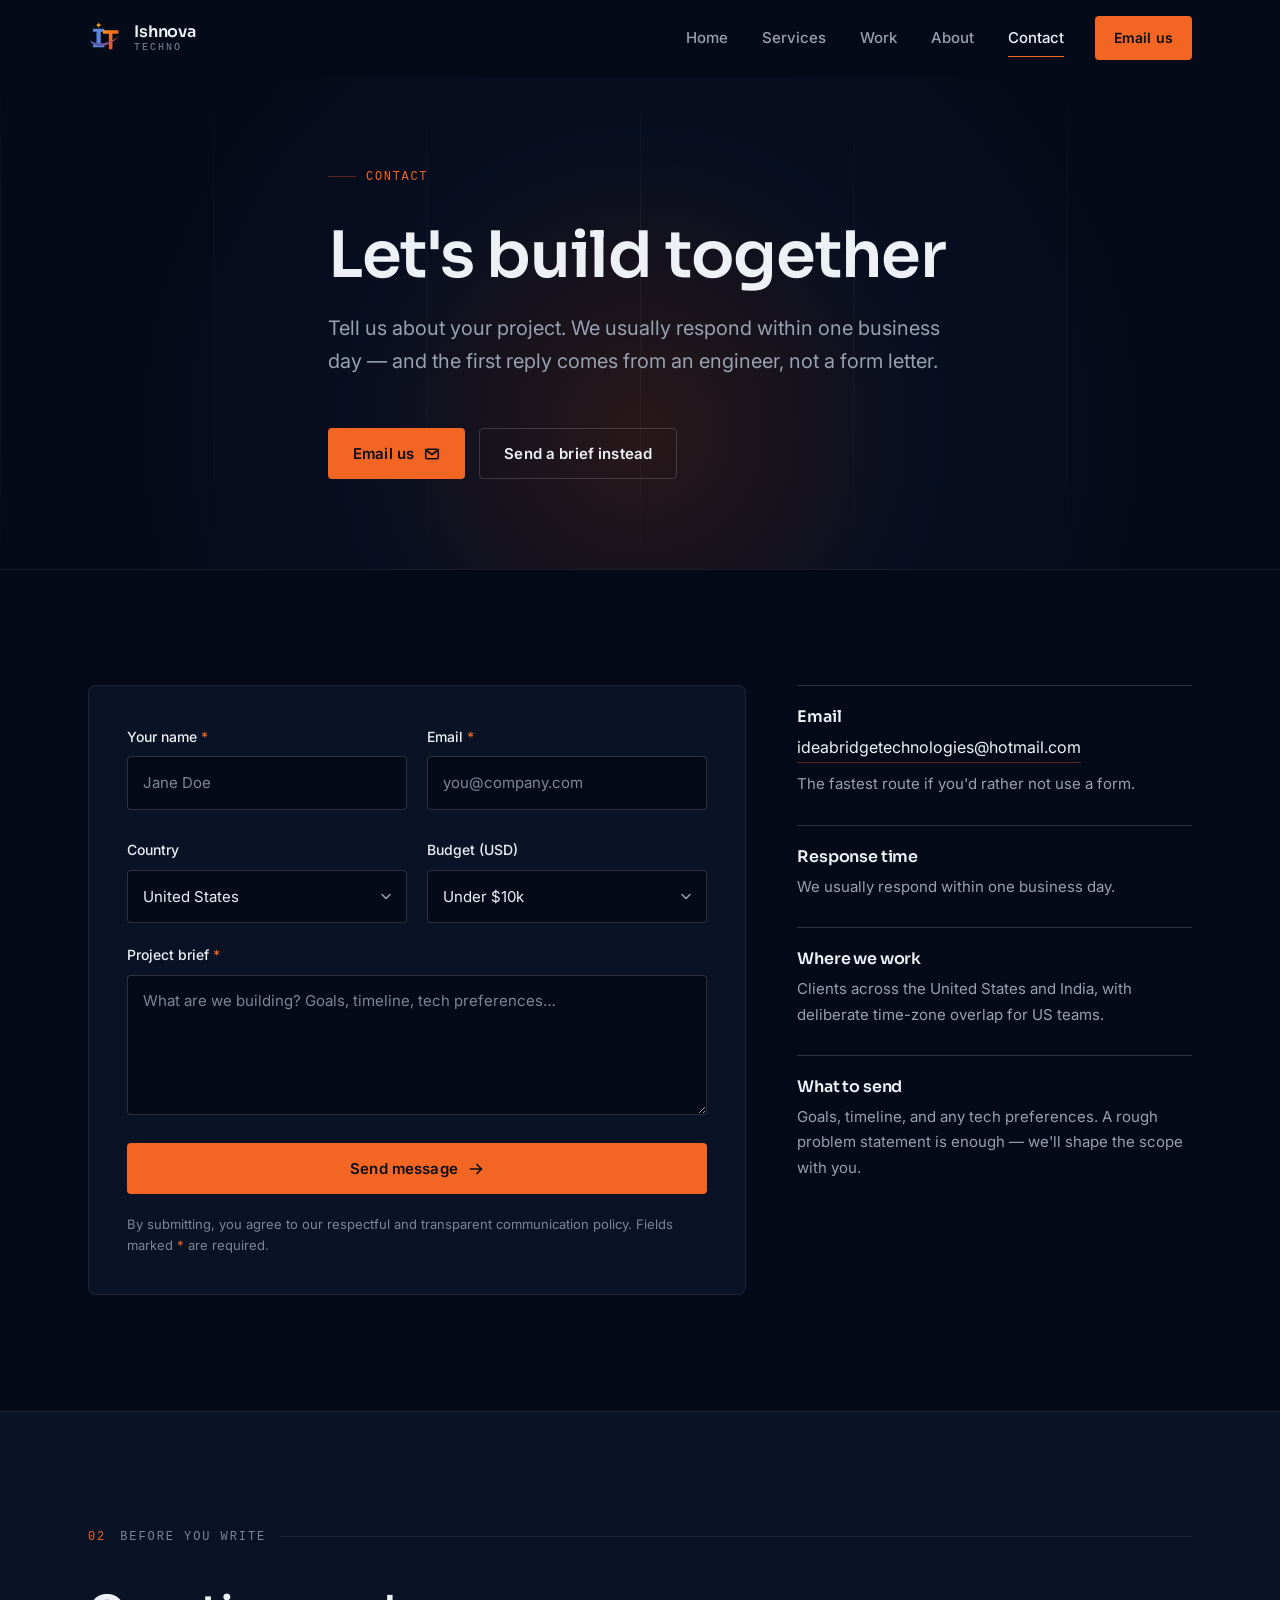
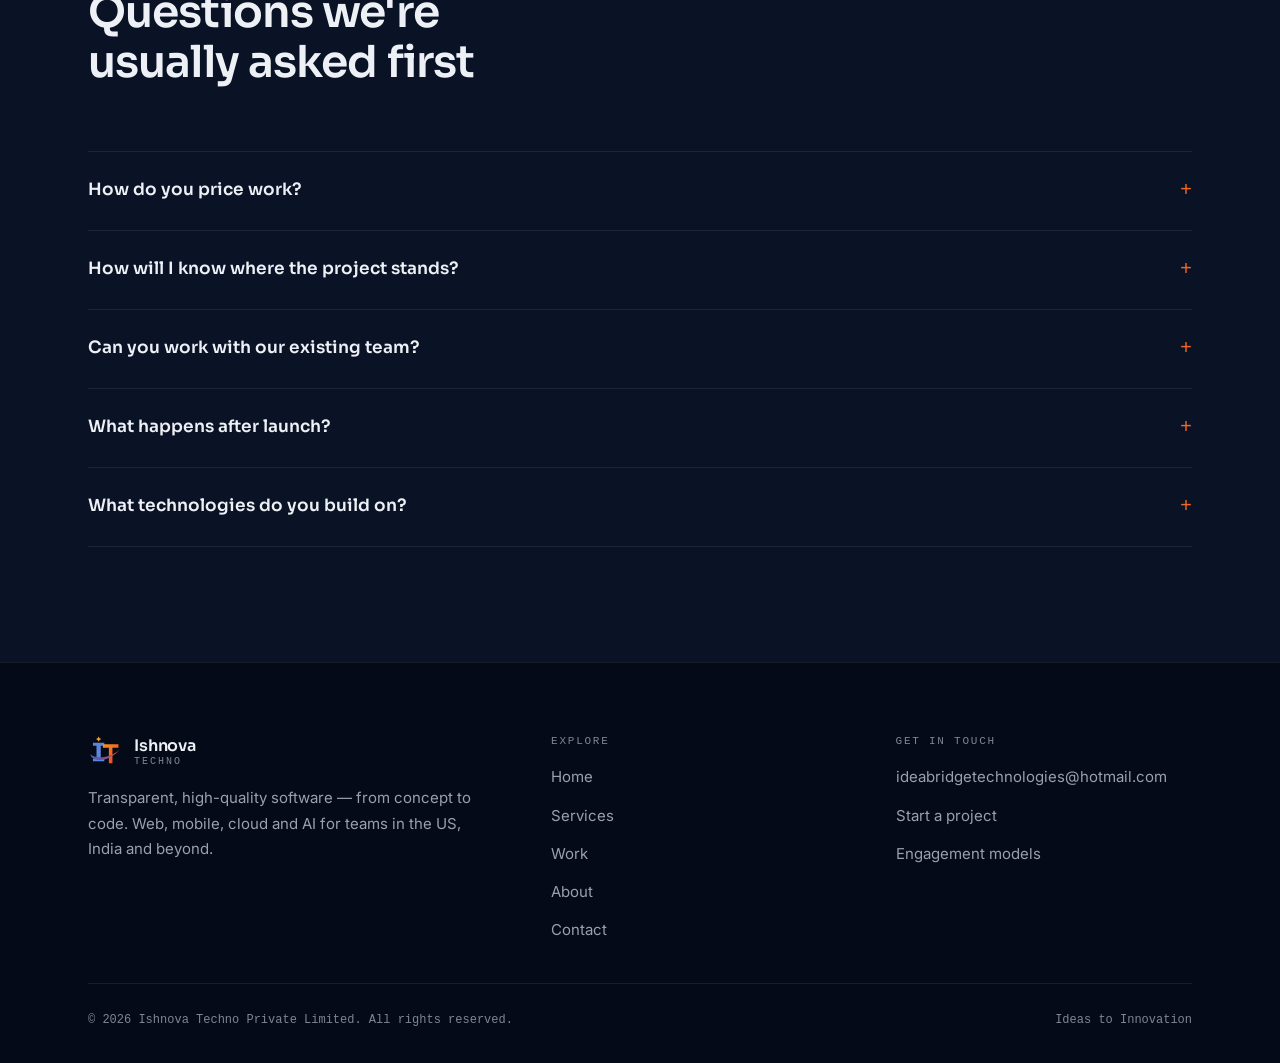
<file: contact.html>
<!DOCTYPE html>
<html lang="en">
<head>
<meta charset="utf-8">
<meta name="viewport" content="width=device-width, initial-scale=1">
<title>Contact — Start a project | Ishnova Techno Private Limited</title>
<meta name="description" content="Tell Ishnova Techno about your project. We usually respond within one business day. Email ideabridgetechnologies@hotmail.com or send a brief through the form.">
<meta name="robots" content="index, follow">
<link rel="canonical" href="https://www.ideabridgetechnologies.com/contact.html">

<meta property="og:type" content="website">
<meta property="og:site_name" content="Ishnova Techno Private Limited">
<meta property="og:title" content="Contact — Start a project | Ishnova Techno Private Limited">
<meta property="og:description" content="Tell us about your project. We usually respond within one business day.">
<meta property="og:url" content="https://www.ideabridgetechnologies.com/contact.html">
<meta name="theme-color" content="#050A18">

<script>document.documentElement.classList.add("js");</script>

<link rel="icon" href="assets/favicon.svg" type="image/svg+xml">
<link rel="preconnect" href="https://fonts.googleapis.com">
<link rel="preconnect" href="https://fonts.gstatic.com" crossorigin>
<link rel="stylesheet" href="https://fonts.googleapis.com/css2?family=Inter:wght@400;500;600&family=Sora:wght@500;600&display=swap">
<link rel="stylesheet" href="css/styles.css">
</head>
<body>

<a class="skip-link" href="#main">Skip to content</a>

<header class="site-header" data-header>
  <div class="shell header-inner">
    <a class="logo" href="index.html" aria-label="Ishnova Techno Private Limited — home">
      <svg class="logo-mark" viewBox="0 0 48 48" aria-hidden="true" focusable="false">
        <defs>
          <linearGradient id="itT9" x1="0" y1="0" x2="1" y2="1">
            <stop offset="0" stop-color="#F7941E"></stop>
            <stop offset="1" stop-color="#EE3B24"></stop>
          </linearGradient>
          <linearGradient id="itS9" x1="0" y1="0" x2="1" y2="0">
            <stop offset="0" stop-color="#3E63B8"></stop>
            <stop offset=".5" stop-color="#7A4F94"></stop>
            <stop offset="1" stop-color="#F0522A"></stop>
          </linearGradient>
        </defs>
        <path d="M15 2 q.7 3.1 3.8 3.8 q-3.1 .7 -3.8 3.8 q-.7 -3.1 -3.8 -3.8 q3.1 -.7 3.8 -3.8 Z" fill="#F5A623"></path>
        <path d="M7 11h16v4h-5v18h5v4H7v-4h5V15H7z" fill="#5C86DB"></path>
        <path d="M21 13h22v5h-8.5v22h-5V18H21z" fill="url(#itT9)"></path>
        <path d="M3 27c3 11 25 13 42-7-13 13-34 14-42 7Z" fill="url(#itS9)"></path>
      </svg>
      <span class="logo-text">Ishnova <small>Techno</small></span>
    </a>

    <nav class="primary-nav" id="primary-nav" data-nav aria-label="Primary">
      <ul class="nav-list">
        <li><a href="index.html">Home</a></li>
        <li><a href="services.html">Services</a></li>
        <li><a href="work.html">Work</a></li>
        <li><a href="about.html">About</a></li>
        <li><a href="contact.html" aria-current="page">Contact</a></li>
      </ul>
      <div class="nav-actions">
        <a class="btn btn-primary btn-sm" href="mailto:ideabridgetechnologies@hotmail.com">Email us</a>
      </div>
    </nav>

    <button class="nav-toggle" type="button" data-nav-toggle aria-expanded="false" aria-controls="primary-nav" aria-label="Open menu">
      <span class="nav-toggle-box" aria-hidden="true"><span></span><span></span><span></span></span>
    </button>
  </div>
</header>
<button class="nav-scrim" type="button" data-nav-scrim tabindex="-1" aria-hidden="true"></button>

<main id="main">

  <!-- ===== Page hero =================================================== -->
  <section class="page-hero">
    <div class="glow" aria-hidden="true"></div>
    <div class="grid-lines" aria-hidden="true"></div>
    <div class="shell page-hero-inner">
      <p class="eyebrow">Contact</p>
      <h1>Let's build together</h1>
      <p class="lead">Tell us about your project. We usually respond within one business day — and the first reply comes from an engineer, not a form letter.</p>
      <div class="btn-row u-mt-1">
        <a class="btn btn-primary" href="mailto:ideabridgetechnologies@hotmail.com">
          Email us
          <svg viewBox="0 0 16 16" fill="none" stroke="currentColor" stroke-width="1.6" stroke-linecap="round" stroke-linejoin="round" aria-hidden="true"><rect x="1.75" y="3.25" width="12.5" height="9.5" rx="1.5"></rect><path d="m2.5 4.5 5.5 4 5.5-4"></path></svg>
        </a>
        <a class="btn btn-ghost" href="#enquiry">Send a brief instead</a>
      </div>
    </div>
  </section>

  <!-- ===== Form ======================================================== -->
  <section class="section" id="enquiry" aria-labelledby="form-heading">
    <div class="shell form-layout">

      <div>
        <h2 class="visually-hidden" id="form-heading">Project enquiry</h2>

        <form class="form" data-contact-form novalidate>
          <div class="form-row">
            <div class="field">
              <label for="name">Your name <span class="req" aria-hidden="true">*</span></label>
              <input id="name" name="name" type="text" autocomplete="name" placeholder="Jane Doe" required aria-describedby="name-error">
              <p class="field-error" id="name-error" role="alert"></p>
            </div>

            <div class="field">
              <label for="email">Email <span class="req" aria-hidden="true">*</span></label>
              <input id="email" name="email" type="email" autocomplete="email" placeholder="you@company.com" required aria-describedby="email-error">
              <p class="field-error" id="email-error" role="alert"></p>
            </div>
          </div>

          <div class="form-row">
            <div class="field">
              <label for="country">Country</label>
              <select id="country" name="country">
                <option>United States</option>
                <option>India</option>
                <option>United Kingdom</option>
                <option>Germany</option>
                <option>Other</option>
              </select>
            </div>

            <div class="field">
              <label for="budget">Budget (USD)</label>
              <select id="budget" name="budget">
                <option>Under $10k</option>
                <option>$10k &ndash; $25k</option>
                <option>$25k &ndash; $50k</option>
                <option>$50k+</option>
              </select>
            </div>
          </div>

          <div class="field">
            <label for="message">Project brief <span class="req" aria-hidden="true">*</span></label>
            <textarea id="message" name="message" placeholder="What are we building? Goals, timeline, tech preferences&hellip;" required aria-describedby="message-error"></textarea>
            <p class="field-error" id="message-error" role="alert"></p>
          </div>

          <button class="btn btn-primary" type="submit">
            Send message
            <svg viewBox="0 0 16 16" fill="none" stroke="currentColor" stroke-width="1.7" stroke-linecap="round" stroke-linejoin="round" aria-hidden="true"><path d="M2.5 8h11M9 3.5 13.5 8 9 12.5"></path></svg>
          </button>

          <p class="form-note">By submitting, you agree to our respectful and transparent communication policy. Fields marked <span class="text-accent">*</span> are required.</p>
        </form>

        <div class="form-success" data-form-success hidden>
          <svg viewBox="0 0 32 32" fill="none" stroke="currentColor" stroke-width="2" stroke-linecap="round" stroke-linejoin="round" aria-hidden="true">
            <circle cx="16" cy="16" r="13"></circle>
            <path d="m10 16.5 4 4 8-9"></path>
          </svg>
          <h2>Thanks — your brief is with us</h2>
          <p>We'll reach out shortly, usually within one business day. If it's urgent, email <a href="mailto:ideabridgetechnologies@hotmail.com" class="inline-link">ideabridgetechnologies@hotmail.com</a> directly.</p>
        </div>
      </div>

      <!-- Aside -->
      <aside class="contact-aside" aria-label="Other ways to reach us">
        <div class="contact-block">
          <h3>Email</h3>
          <a href="mailto:ideabridgetechnologies@hotmail.com">ideabridgetechnologies@hotmail.com</a>
          <p>The fastest route if you'd rather not use a form.</p>
        </div>

        <div class="contact-block">
          <h3>Response time</h3>
          <p>We usually respond within one business day.</p>
        </div>

        <div class="contact-block">
          <h3>Where we work</h3>
          <p>Clients across the United States and India, with deliberate time-zone overlap for US teams.</p>
        </div>

        <div class="contact-block">
          <h3>What to send</h3>
          <p>Goals, timeline, and any tech preferences. A rough problem statement is enough — we'll shape the scope with you.</p>
        </div>
      </aside>
    </div>
  </section>

  <!-- ===== FAQ ========================================================= -->
  <section class="section section--raised section--ruled" aria-labelledby="faq-heading">
    <div class="shell">
      <header class="section-head section-head--split">
        <p class="section-index"><span>02</span> Before you write</p>
        <h2 id="faq-heading">Questions we're usually asked first</h2>
      </header>

      <div class="faq">
        <details class="faq-item">
          <summary>How do you price work?</summary>
          <p>Scope, timeline, and transparent pricing — fixed or retainer. You see the estimate before the build starts, and scope changes get an honest cost rather than a quiet one.</p>
        </details>

        <details class="faq-item">
          <summary>How will I know where the project stands?</summary>
          <p>Weekly demos of working software, plus full access to boards and repos. Progress is something you watch run, not something you read about.</p>
        </details>

        <details class="faq-item">
          <summary>Can you work with our existing team?</summary>
          <p>Yes. Alongside full product builds we run retainer and team-augmentation engagements, with senior engineers embedded in your team and time-zone overlap for US clients.</p>
        </details>

        <details class="faq-item">
          <summary>What happens after launch?</summary>
          <p>Production hardening, monitoring and go-live support, then SLAs, enhancements and on-call. We stand by our work after the release, not just up to it.</p>
        </details>

        <details class="faq-item">
          <summary>What technologies do you build on?</summary>
          <p>React, Next.js, TypeScript and Flutter on the front end; .NET Core and Node.js with SQL Server, PostgreSQL, Dapper and EF Core behind them; Azure, Docker and GitHub Actions for delivery. We pick what fits your goals rather than defaulting to one stack.</p>
        </details>
      </div>
    </div>
  </section>

</main>

<footer class="site-footer">
  <div class="shell">
    <div class="footer-grid">
      <div class="footer-brand">
        <a class="logo" href="index.html" aria-label="Ishnova Techno Private Limited — home">
          <svg class="logo-mark" viewBox="0 0 48 48" aria-hidden="true" focusable="false">
            <defs>
              <linearGradient id="itT10" x1="0" y1="0" x2="1" y2="1">
                <stop offset="0" stop-color="#F7941E"></stop>
                <stop offset="1" stop-color="#EE3B24"></stop>
              </linearGradient>
              <linearGradient id="itS10" x1="0" y1="0" x2="1" y2="0">
                <stop offset="0" stop-color="#3E63B8"></stop>
                <stop offset=".5" stop-color="#7A4F94"></stop>
                <stop offset="1" stop-color="#F0522A"></stop>
              </linearGradient>
            </defs>
            <path d="M15 2 q.7 3.1 3.8 3.8 q-3.1 .7 -3.8 3.8 q-.7 -3.1 -3.8 -3.8 q3.1 -.7 3.8 -3.8 Z" fill="#F5A623"></path>
            <path d="M7 11h16v4h-5v18h5v4H7v-4h5V15H7z" fill="#5C86DB"></path>
            <path d="M21 13h22v5h-8.5v22h-5V18H21z" fill="url(#itT10)"></path>
            <path d="M3 27c3 11 25 13 42-7-13 13-34 14-42 7Z" fill="url(#itS10)"></path>
          </svg>
          <span class="logo-text">Ishnova <small>Techno</small></span>
        </a>
        <p>Transparent, high-quality software — from concept to code. Web, mobile, cloud and AI for teams in the US, India and beyond.</p>
      </div>

      <nav class="footer-col" aria-labelledby="footer-explore">
        <h2 id="footer-explore">Explore</h2>
        <ul>
          <li><a href="index.html">Home</a></li>
          <li><a href="services.html">Services</a></li>
          <li><a href="work.html">Work</a></li>
          <li><a href="about.html">About</a></li>
          <li><a href="contact.html">Contact</a></li>
        </ul>
      </nav>

      <div class="footer-col">
        <h2 id="footer-contact">Get in touch</h2>
        <ul>
          <li><a href="mailto:ideabridgetechnologies@hotmail.com">ideabridgetechnologies@hotmail.com</a></li>
          <li><a href="contact.html">Start a project</a></li>
          <li><a href="services.html#engagement">Engagement models</a></li>
        </ul>
      </div>
    </div>

    <div class="footer-base">
      <p>&copy; <span data-year>2026</span> Ishnova Techno Private Limited. All rights reserved.</p>
      <p>Ideas to Innovation</p>
    </div>
  </div>
</footer>

<script src="js/main.js" defer></script>
</body>
</html>
</file>
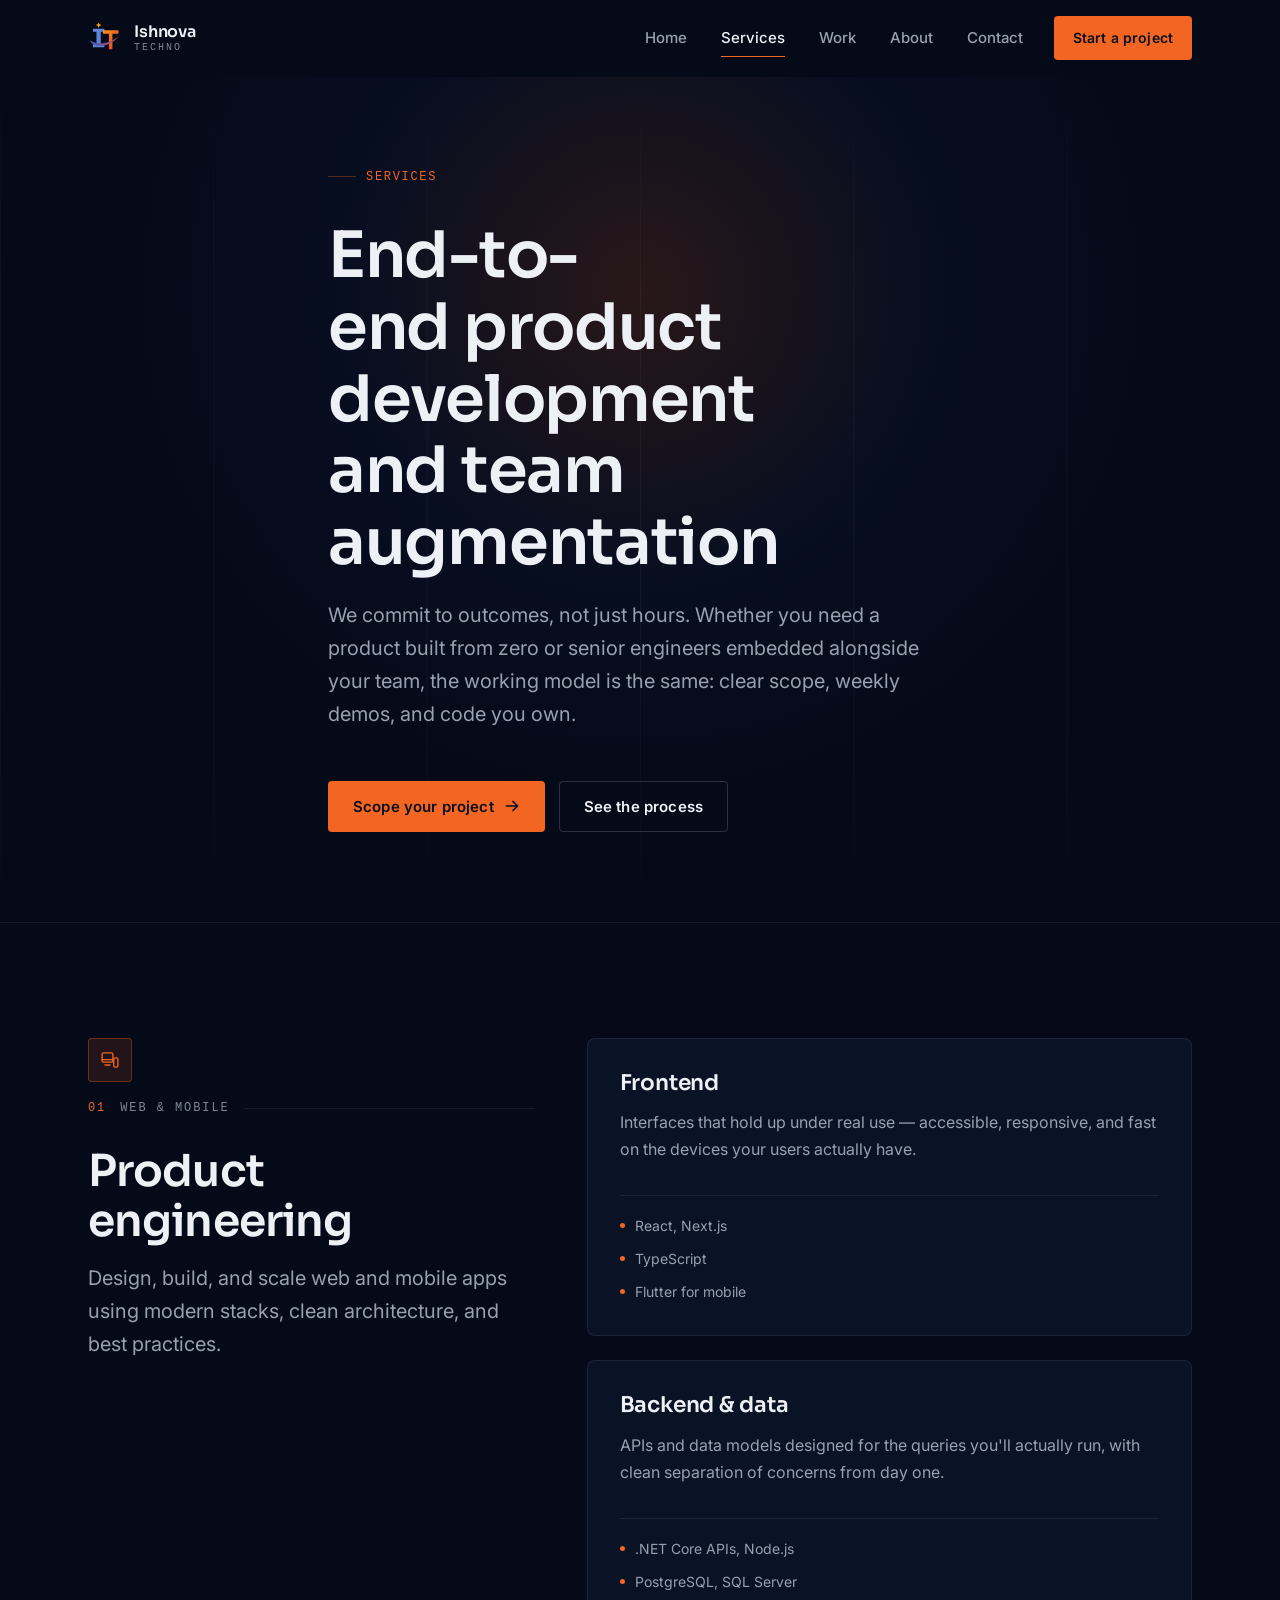
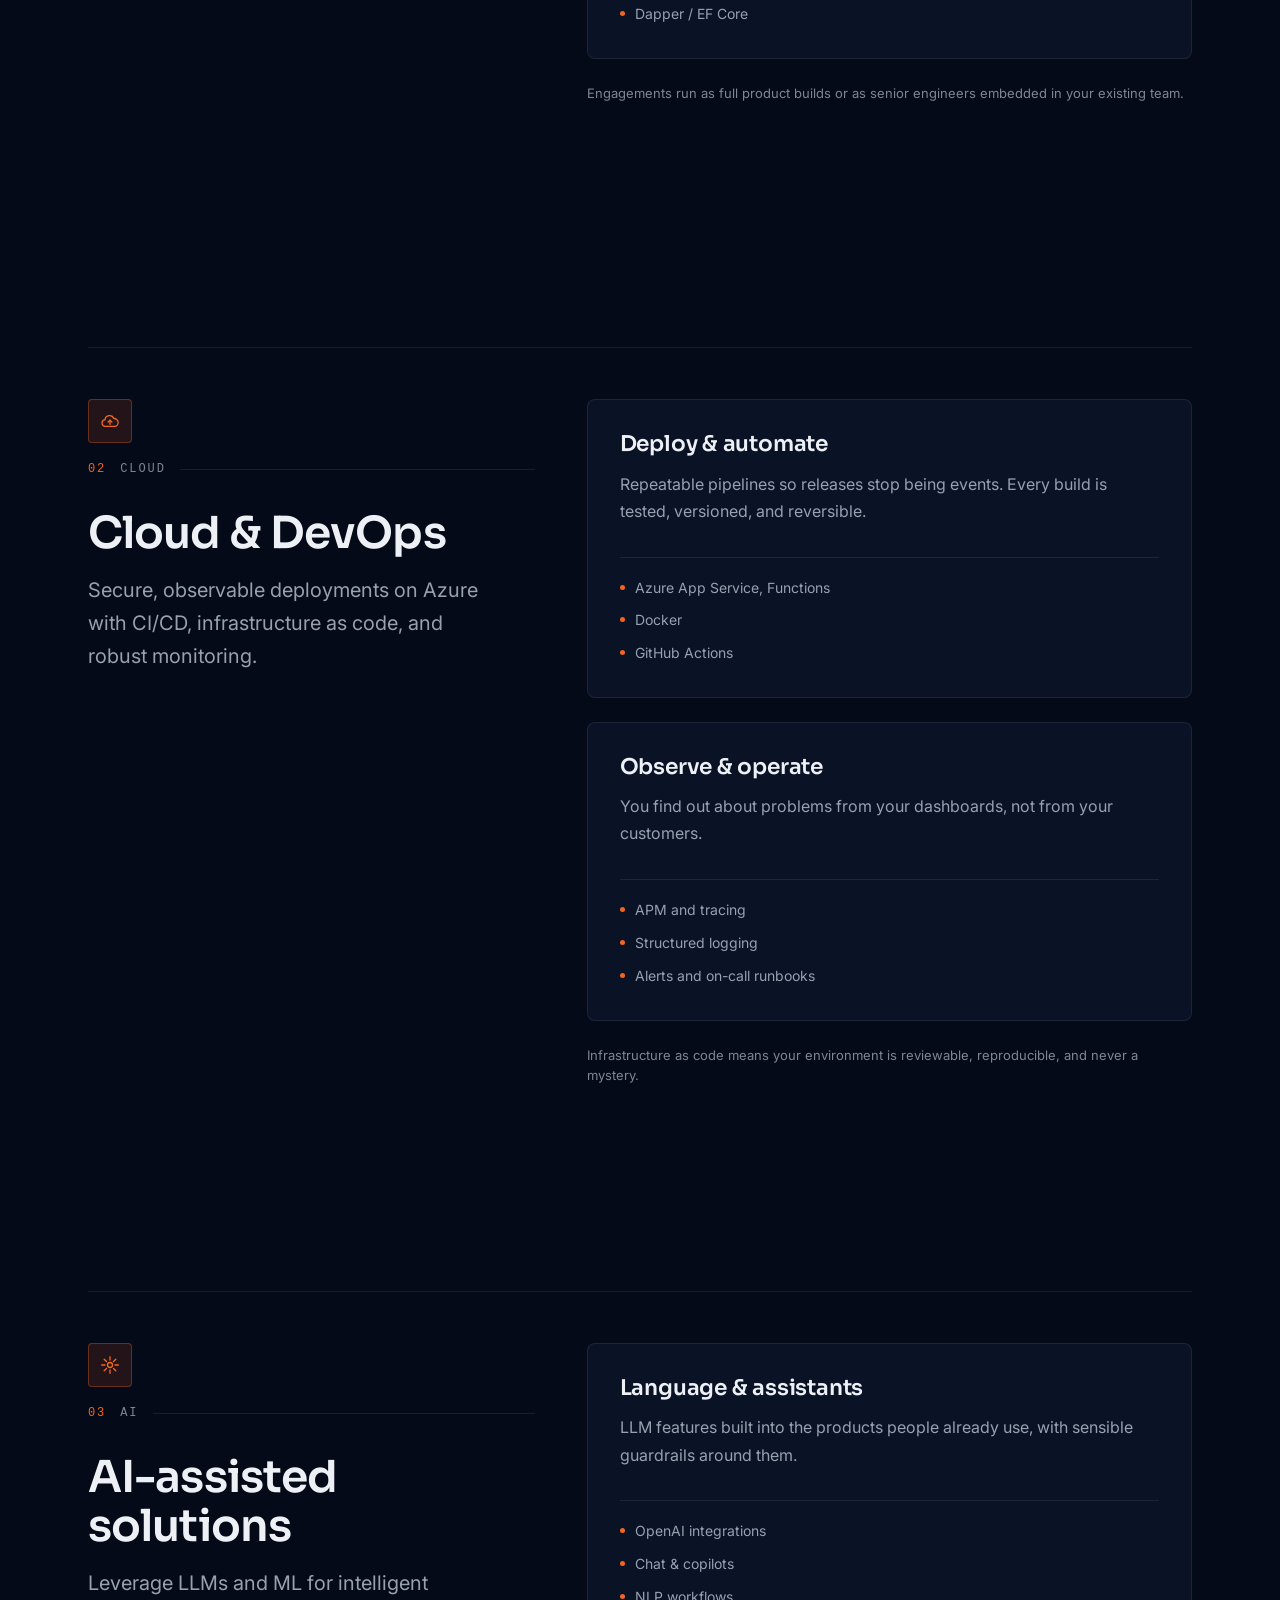
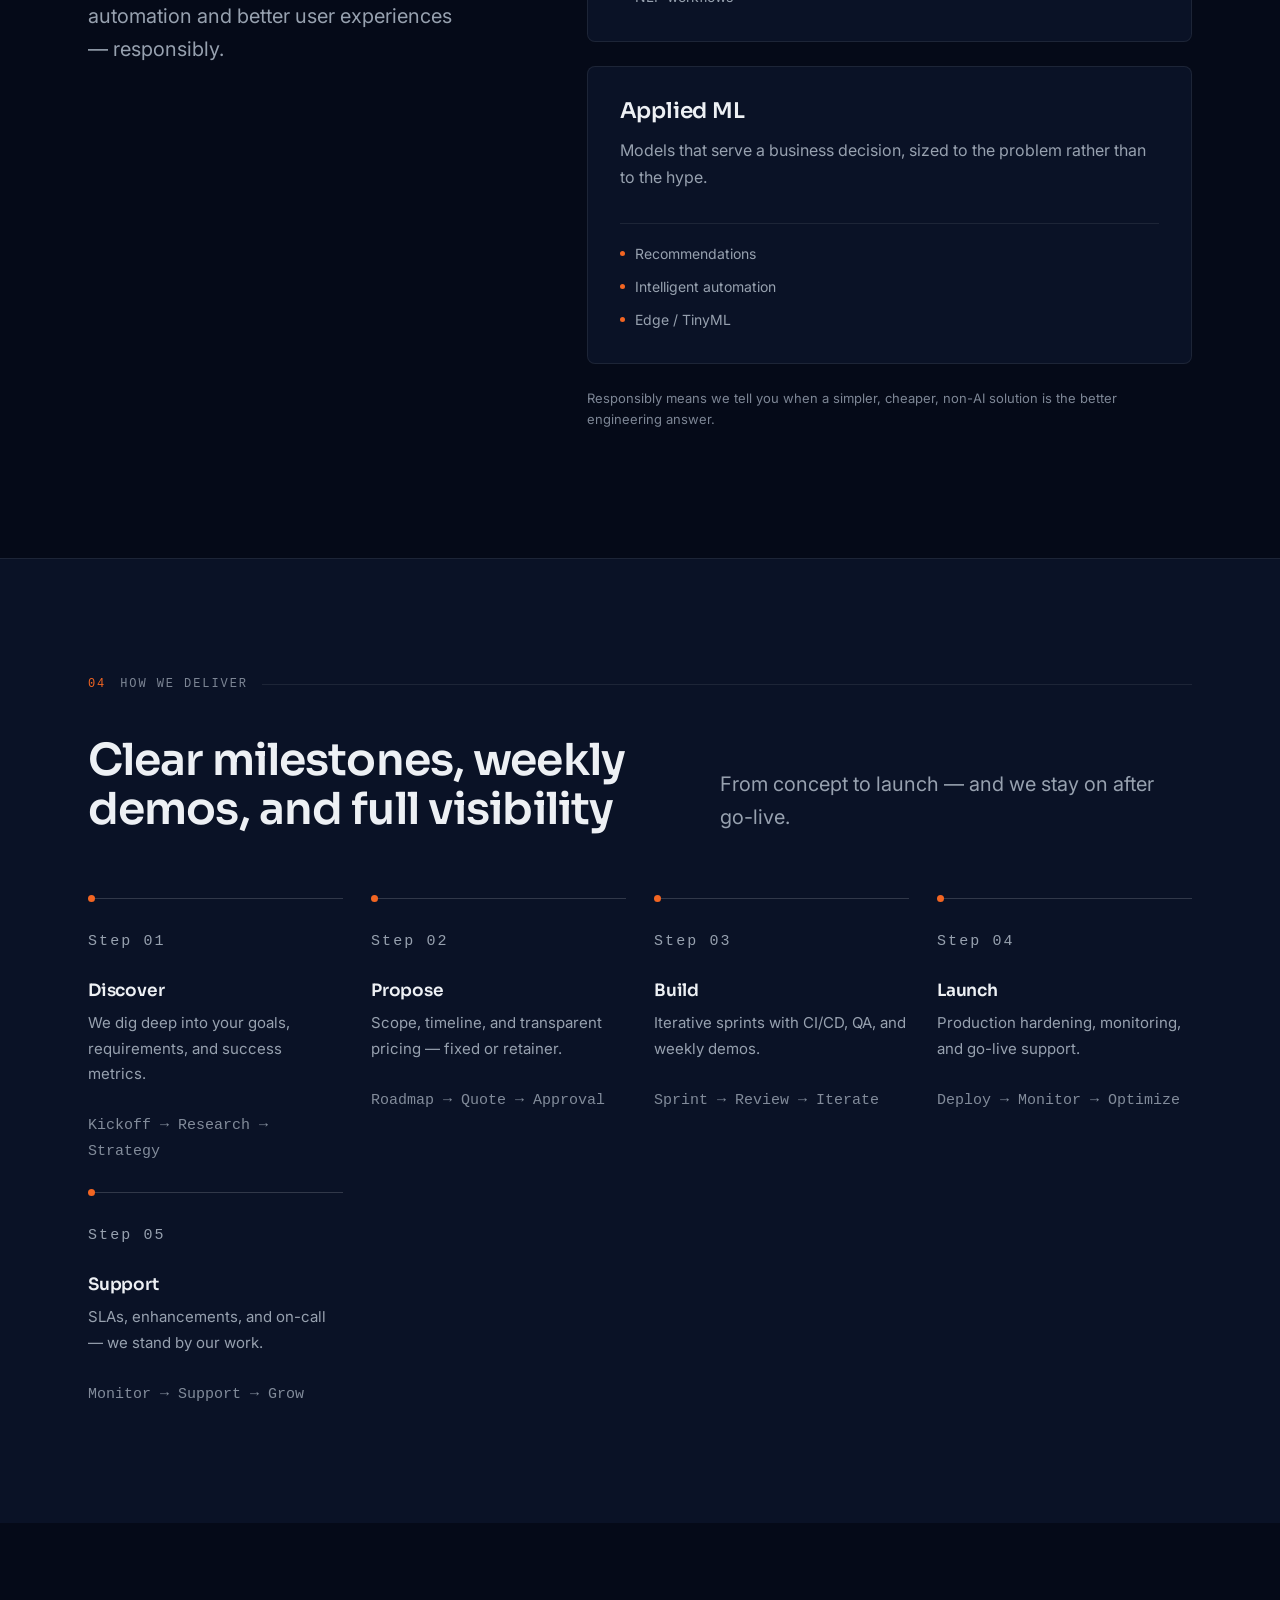
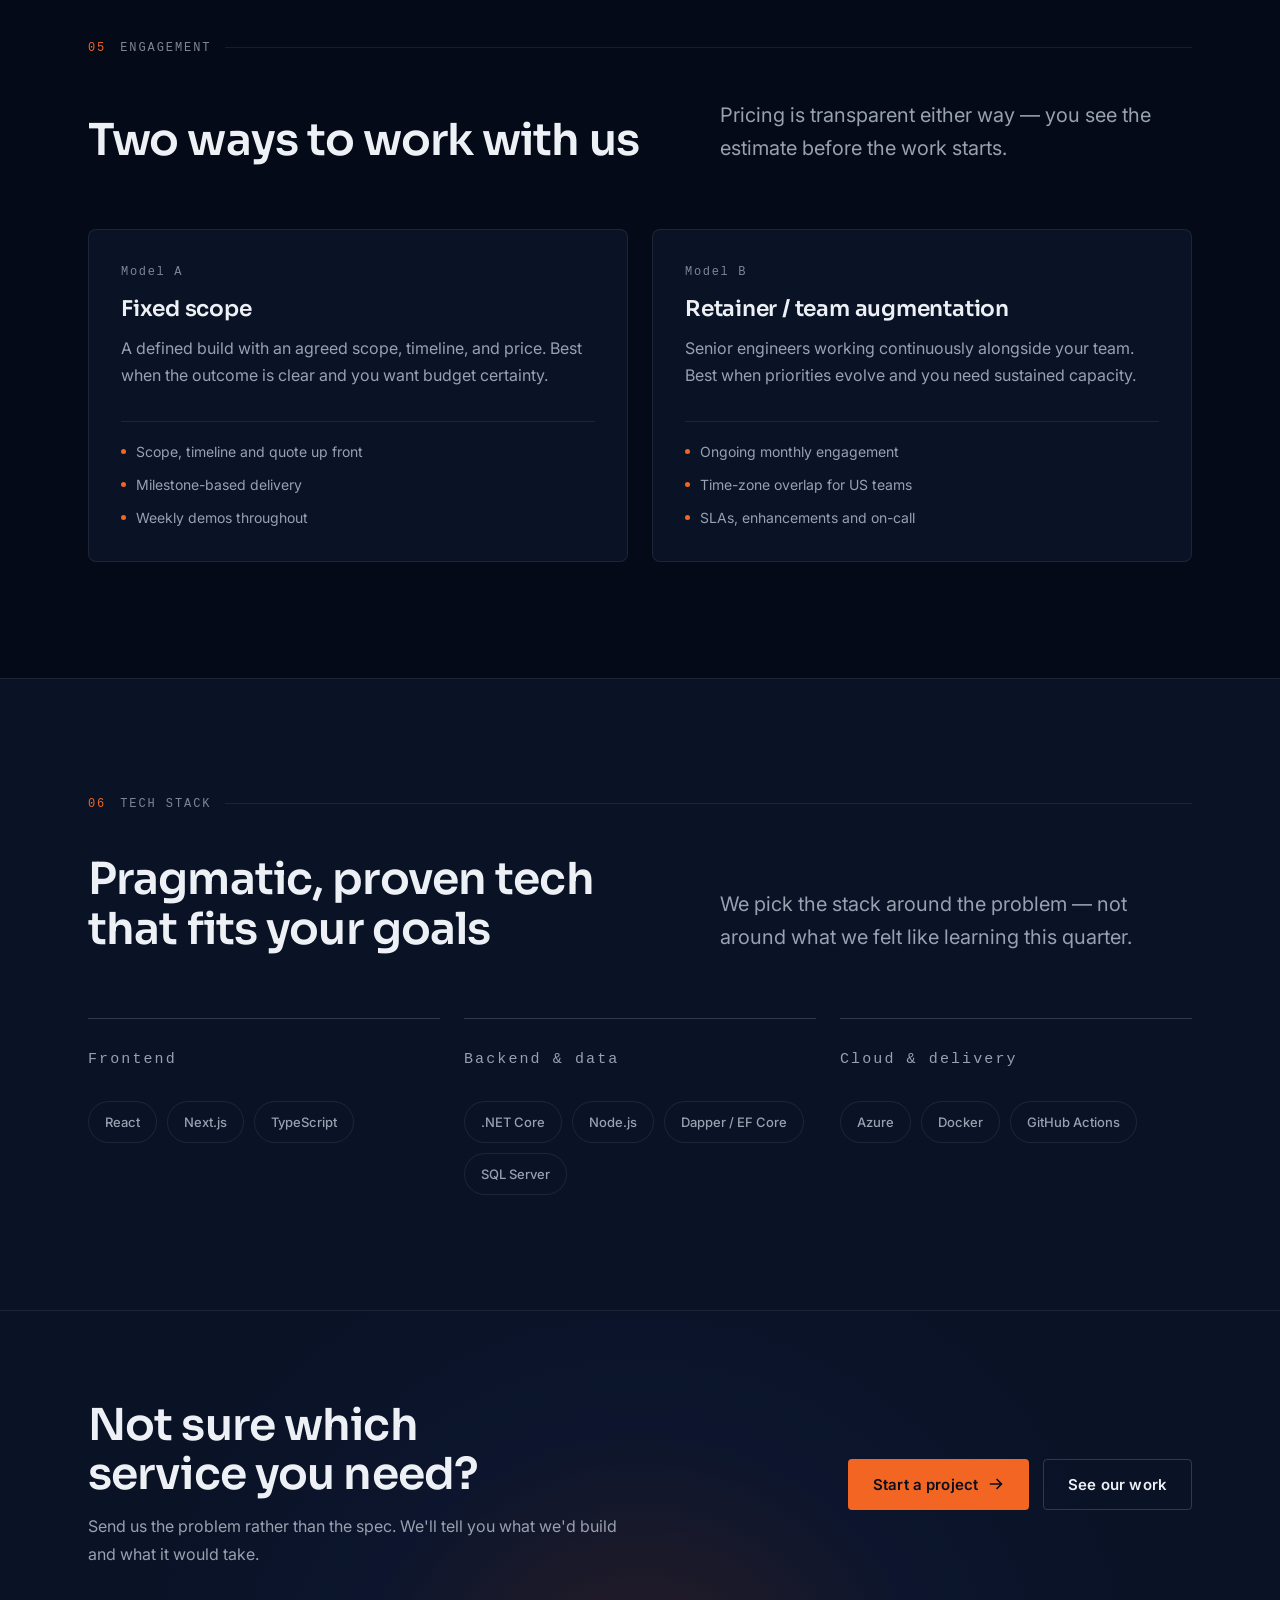
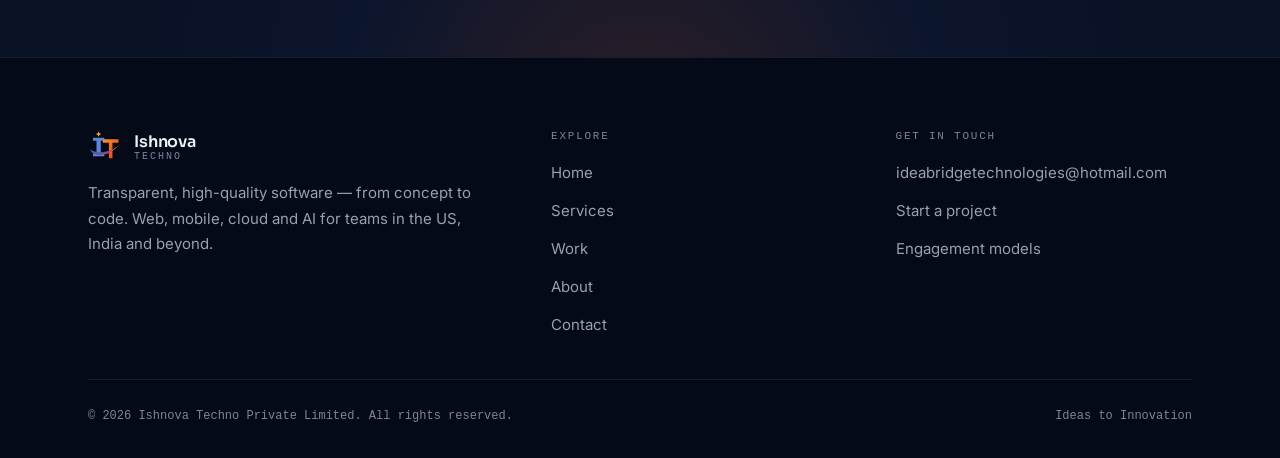
<file: services.html>
<!DOCTYPE html>
<html lang="en">
<head>
<meta charset="utf-8">
<meta name="viewport" content="width=device-width, initial-scale=1">
<title>Services — Product engineering, cloud &amp; AI | Ishnova Techno Private Limited</title>
<meta name="description" content="Product engineering, cloud and DevOps, and AI-assisted solutions. See how Ishnova Techno scopes, builds, launches and supports software — and the stack we build it on.">
<meta name="robots" content="index, follow">
<link rel="canonical" href="https://www.ideabridgetechnologies.com/services.html">

<meta property="og:type" content="website">
<meta property="og:site_name" content="Ishnova Techno Private Limited">
<meta property="og:title" content="Services — Product engineering, cloud &amp; AI | Ishnova Techno Private Limited">
<meta property="og:description" content="End-to-end product development and team augmentation. We commit to outcomes, not just hours.">
<meta property="og:url" content="https://www.ideabridgetechnologies.com/services.html">
<meta name="theme-color" content="#050A18">

<script>document.documentElement.classList.add("js");</script>

<link rel="icon" href="assets/favicon.svg" type="image/svg+xml">
<link rel="preconnect" href="https://fonts.googleapis.com">
<link rel="preconnect" href="https://fonts.gstatic.com" crossorigin>
<link rel="stylesheet" href="https://fonts.googleapis.com/css2?family=Inter:wght@400;500;600&family=Sora:wght@500;600&display=swap">
<link rel="stylesheet" href="css/styles.css">
</head>
<body>

<a class="skip-link" href="#main">Skip to content</a>

<header class="site-header" data-header>
  <div class="shell header-inner">
    <a class="logo" href="index.html" aria-label="Ishnova Techno Private Limited — home">
      <svg class="logo-mark" viewBox="0 0 48 48" aria-hidden="true" focusable="false">
        <defs>
          <linearGradient id="itT3" x1="0" y1="0" x2="1" y2="1">
            <stop offset="0" stop-color="#F7941E"></stop>
            <stop offset="1" stop-color="#EE3B24"></stop>
          </linearGradient>
          <linearGradient id="itS3" x1="0" y1="0" x2="1" y2="0">
            <stop offset="0" stop-color="#3E63B8"></stop>
            <stop offset=".5" stop-color="#7A4F94"></stop>
            <stop offset="1" stop-color="#F0522A"></stop>
          </linearGradient>
        </defs>
        <path d="M15 2 q.7 3.1 3.8 3.8 q-3.1 .7 -3.8 3.8 q-.7 -3.1 -3.8 -3.8 q3.1 -.7 3.8 -3.8 Z" fill="#F5A623"></path>
        <path d="M7 11h16v4h-5v18h5v4H7v-4h5V15H7z" fill="#5C86DB"></path>
        <path d="M21 13h22v5h-8.5v22h-5V18H21z" fill="url(#itT3)"></path>
        <path d="M3 27c3 11 25 13 42-7-13 13-34 14-42 7Z" fill="url(#itS3)"></path>
      </svg>
      <span class="logo-text">Ishnova <small>Techno</small></span>
    </a>

    <nav class="primary-nav" id="primary-nav" data-nav aria-label="Primary">
      <ul class="nav-list">
        <li><a href="index.html">Home</a></li>
        <li><a href="services.html" aria-current="page">Services</a></li>
        <li><a href="work.html">Work</a></li>
        <li><a href="about.html">About</a></li>
        <li><a href="contact.html">Contact</a></li>
      </ul>
      <div class="nav-actions">
        <a class="btn btn-primary btn-sm" href="contact.html">Start a project</a>
      </div>
    </nav>

    <button class="nav-toggle" type="button" data-nav-toggle aria-expanded="false" aria-controls="primary-nav" aria-label="Open menu">
      <span class="nav-toggle-box" aria-hidden="true"><span></span><span></span><span></span></span>
    </button>
  </div>
</header>
<button class="nav-scrim" type="button" data-nav-scrim tabindex="-1" aria-hidden="true"></button>

<main id="main">

  <!-- ===== Page hero =================================================== -->
  <section class="page-hero">
    <div class="glow" aria-hidden="true"></div>
    <div class="grid-lines" aria-hidden="true"></div>
    <div class="shell page-hero-inner">
      <p class="eyebrow">Services</p>
      <h1>End-to-end product development and team augmentation</h1>
      <p class="lead">We commit to outcomes, not just hours. Whether you need a product built from zero or senior engineers embedded alongside your team, the working model is the same: clear scope, weekly demos, and code you own.</p>
      <div class="btn-row u-mt-1">
        <a class="btn btn-primary" href="contact.html">
          Scope your project
          <svg viewBox="0 0 16 16" fill="none" stroke="currentColor" stroke-width="1.7" stroke-linecap="round" stroke-linejoin="round" aria-hidden="true"><path d="M2.5 8h11M9 3.5 13.5 8 9 12.5"></path></svg>
        </a>
        <a class="btn btn-ghost" href="#process">See the process</a>
      </div>
    </div>
  </section>

  <!-- ===== Service 01 ================================================== -->
  <section class="section" id="product-engineering" aria-labelledby="svc1-heading">
    <div class="shell">
      <div class="split split--lead">
        <div class="split-aside">
          <span class="card-icon" aria-hidden="true">
            <svg viewBox="0 0 24 24" fill="none" stroke="currentColor" stroke-width="1.6" stroke-linecap="round" stroke-linejoin="round"><rect x="2.5" y="3.5" width="13" height="11" rx="1.5"></rect><path d="M2.5 11.5h13"></path><rect x="16.5" y="9.5" width="5" height="11" rx="1.5"></rect><path d="M6 18h6"></path></svg>
          </span>
          <p class="section-index"><span>01</span> Web &amp; Mobile</p>
          <h2 id="svc1-heading">Product engineering</h2>
          <p class="lead">Design, build, and scale web and mobile apps using modern stacks, clean architecture, and best practices.</p>
        </div>

        <div class="split-body">
          <div class="grid grid--2">
            <article class="card" data-reveal>
              <h3>Frontend</h3>
              <p>Interfaces that hold up under real use — accessible, responsive, and fast on the devices your users actually have.</p>
              <ul class="card-list">
                <li>React, Next.js</li>
                <li>TypeScript</li>
                <li>Flutter for mobile</li>
              </ul>
            </article>
            <article class="card" data-reveal>
              <h3>Backend &amp; data</h3>
              <p>APIs and data models designed for the queries you'll actually run, with clean separation of concerns from day one.</p>
              <ul class="card-list">
                <li>.NET Core APIs, Node.js</li>
                <li>PostgreSQL, SQL Server</li>
                <li>Dapper / EF Core</li>
              </ul>
            </article>
          </div>
          <p class="form-note">Engagements run as full product builds or as senior engineers embedded in your existing team.</p>
        </div>
      </div>
    </div>
  </section>

  <!-- ===== Service 02 ================================================== -->
  <section class="section section--tight" id="cloud-devops" aria-labelledby="svc2-heading">
    <div class="shell">
      <div class="split">
        <div class="split-aside">
          <span class="card-icon" aria-hidden="true">
            <svg viewBox="0 0 24 24" fill="none" stroke="currentColor" stroke-width="1.6" stroke-linecap="round" stroke-linejoin="round"><path d="M6.5 18.5a4 4 0 0 1-.5-7.97 5.5 5.5 0 0 1 10.6-1.5A4.25 4.25 0 0 1 17.5 18.5z"></path><path d="M12 11v5"></path><path d="m9.75 13.25 2.25-2.25 2.25 2.25"></path></svg>
          </span>
          <p class="section-index"><span>02</span> Cloud</p>
          <h2 id="svc2-heading">Cloud &amp; DevOps</h2>
          <p class="lead">Secure, observable deployments on Azure with CI/CD, infrastructure as code, and robust monitoring.</p>
        </div>

        <div class="split-body">
          <div class="grid grid--2">
            <article class="card" data-reveal>
              <h3>Deploy &amp; automate</h3>
              <p>Repeatable pipelines so releases stop being events. Every build is tested, versioned, and reversible.</p>
              <ul class="card-list">
                <li>Azure App Service, Functions</li>
                <li>Docker</li>
                <li>GitHub Actions</li>
              </ul>
            </article>
            <article class="card" data-reveal>
              <h3>Observe &amp; operate</h3>
              <p>You find out about problems from your dashboards, not from your customers.</p>
              <ul class="card-list">
                <li>APM and tracing</li>
                <li>Structured logging</li>
                <li>Alerts and on-call runbooks</li>
              </ul>
            </article>
          </div>
          <p class="form-note">Infrastructure as code means your environment is reviewable, reproducible, and never a mystery.</p>
        </div>
      </div>
    </div>
  </section>

  <!-- ===== Service 03 ================================================== -->
  <section class="section section--tight" id="ai" aria-labelledby="svc3-heading">
    <div class="shell">
      <div class="split">
        <div class="split-aside">
          <span class="card-icon" aria-hidden="true">
            <svg viewBox="0 0 24 24" fill="none" stroke="currentColor" stroke-width="1.6" stroke-linecap="round" stroke-linejoin="round"><circle cx="12" cy="12" r="3"></circle><path d="M12 2v4M12 18v4M2 12h4M18 12h4M5 5l2.8 2.8M16.2 16.2 19 19M19 5l-2.8 2.8M7.8 16.2 5 19"></path></svg>
          </span>
          <p class="section-index"><span>03</span> AI</p>
          <h2 id="svc3-heading">AI-assisted solutions</h2>
          <p class="lead">Leverage LLMs and ML for intelligent automation and better user experiences — responsibly.</p>
        </div>

        <div class="split-body">
          <div class="grid grid--2">
            <article class="card" data-reveal>
              <h3>Language &amp; assistants</h3>
              <p>LLM features built into the products people already use, with sensible guardrails around them.</p>
              <ul class="card-list">
                <li>OpenAI integrations</li>
                <li>Chat &amp; copilots</li>
                <li>NLP workflows</li>
              </ul>
            </article>
            <article class="card" data-reveal>
              <h3>Applied ML</h3>
              <p>Models that serve a business decision, sized to the problem rather than to the hype.</p>
              <ul class="card-list">
                <li>Recommendations</li>
                <li>Intelligent automation</li>
                <li>Edge / TinyML</li>
              </ul>
            </article>
          </div>
          <p class="form-note">Responsibly means we tell you when a simpler, cheaper, non-AI solution is the better engineering answer.</p>
        </div>
      </div>
    </div>
  </section>

  <!-- ===== Process ===================================================== -->
  <section class="section section--raised section--ruled" id="process" aria-labelledby="process-heading">
    <div class="shell">
      <header class="section-head section-head--split">
        <p class="section-index"><span>04</span> How we deliver</p>
        <h2 id="process-heading">Clear milestones, weekly demos, and full visibility</h2>
        <p class="lead">From concept to launch — and we stay on after go-live.</p>
      </header>

      <ol class="process">
        <li class="phase" data-reveal>
          <p class="phase-step">Step 01</p>
          <h3>Discover</h3>
          <p>We dig deep into your goals, requirements, and success metrics.</p>
          <p class="phase-flow">Kickoff &rarr; Research &rarr; Strategy</p>
        </li>
        <li class="phase" data-reveal>
          <p class="phase-step">Step 02</p>
          <h3>Propose</h3>
          <p>Scope, timeline, and transparent pricing — fixed or retainer.</p>
          <p class="phase-flow">Roadmap &rarr; Quote &rarr; Approval</p>
        </li>
        <li class="phase" data-reveal>
          <p class="phase-step">Step 03</p>
          <h3>Build</h3>
          <p>Iterative sprints with CI/CD, QA, and weekly demos.</p>
          <p class="phase-flow">Sprint &rarr; Review &rarr; Iterate</p>
        </li>
        <li class="phase" data-reveal>
          <p class="phase-step">Step 04</p>
          <h3>Launch</h3>
          <p>Production hardening, monitoring, and go-live support.</p>
          <p class="phase-flow">Deploy &rarr; Monitor &rarr; Optimize</p>
        </li>
        <li class="phase" data-reveal>
          <p class="phase-step">Step 05</p>
          <h3>Support</h3>
          <p>SLAs, enhancements, and on-call — we stand by our work.</p>
          <p class="phase-flow">Monitor &rarr; Support &rarr; Grow</p>
        </li>
      </ol>
    </div>
  </section>

  <!-- ===== Engagement models =========================================== -->
  <section class="section" id="engagement" aria-labelledby="engagement-heading">
    <div class="shell">
      <header class="section-head section-head--split">
        <p class="section-index"><span>05</span> Engagement</p>
        <h2 id="engagement-heading">Two ways to work with us</h2>
        <p class="lead">Pricing is transparent either way — you see the estimate before the work starts.</p>
      </header>

      <div class="grid grid--2">
        <article class="card" data-reveal>
          <span class="card-index">Model A</span>
          <h3>Fixed scope</h3>
          <p>A defined build with an agreed scope, timeline, and price. Best when the outcome is clear and you want budget certainty.</p>
          <ul class="card-list">
            <li>Scope, timeline and quote up front</li>
            <li>Milestone-based delivery</li>
            <li>Weekly demos throughout</li>
          </ul>
        </article>

        <article class="card" data-reveal>
          <span class="card-index">Model B</span>
          <h3>Retainer / team augmentation</h3>
          <p>Senior engineers working continuously alongside your team. Best when priorities evolve and you need sustained capacity.</p>
          <ul class="card-list">
            <li>Ongoing monthly engagement</li>
            <li>Time-zone overlap for US teams</li>
            <li>SLAs, enhancements and on-call</li>
          </ul>
        </article>
      </div>
    </div>
  </section>

  <!-- ===== Tech stack ================================================== -->
  <section class="section section--raised section--ruled" id="stack" aria-labelledby="stack-heading">
    <div class="shell">
      <header class="section-head section-head--split">
        <p class="section-index"><span>06</span> Tech stack</p>
        <h2 id="stack-heading">Pragmatic, proven tech that fits your goals</h2>
        <p class="lead">We pick the stack around the problem — not around what we felt like learning this quarter.</p>
      </header>

      <div class="grid grid--3">
        <div class="value" data-reveal>
          <p class="value-num">Frontend</p>
          <ul class="chip-set">
            <li class="chip">React</li>
            <li class="chip">Next.js</li>
            <li class="chip">TypeScript</li>
          </ul>
        </div>
        <div class="value" data-reveal>
          <p class="value-num">Backend &amp; data</p>
          <ul class="chip-set">
            <li class="chip">.NET Core</li>
            <li class="chip">Node.js</li>
            <li class="chip">Dapper / EF Core</li>
            <li class="chip">SQL Server</li>
          </ul>
        </div>
        <div class="value" data-reveal>
          <p class="value-num">Cloud &amp; delivery</p>
          <ul class="chip-set">
            <li class="chip">Azure</li>
            <li class="chip">Docker</li>
            <li class="chip">GitHub Actions</li>
          </ul>
        </div>
      </div>
    </div>
  </section>

  <!-- ===== CTA ========================================================= -->
  <section class="cta-band" aria-labelledby="cta-heading">
    <div class="glow" aria-hidden="true"></div>
    <div class="shell cta-inner">
      <div>
        <h2 id="cta-heading">Not sure which service you need?</h2>
        <p>Send us the problem rather than the spec. We'll tell you what we'd build and what it would take.</p>
      </div>
      <div class="btn-row">
        <a class="btn btn-primary" href="contact.html">
          Start a project
          <svg viewBox="0 0 16 16" fill="none" stroke="currentColor" stroke-width="1.7" stroke-linecap="round" stroke-linejoin="round" aria-hidden="true"><path d="M2.5 8h11M9 3.5 13.5 8 9 12.5"></path></svg>
        </a>
        <a class="btn btn-ghost" href="work.html">See our work</a>
      </div>
    </div>
  </section>

</main>

<footer class="site-footer">
  <div class="shell">
    <div class="footer-grid">
      <div class="footer-brand">
        <a class="logo" href="index.html" aria-label="Ishnova Techno Private Limited — home">
          <svg class="logo-mark" viewBox="0 0 48 48" aria-hidden="true" focusable="false">
            <defs>
              <linearGradient id="itT4" x1="0" y1="0" x2="1" y2="1">
                <stop offset="0" stop-color="#F7941E"></stop>
                <stop offset="1" stop-color="#EE3B24"></stop>
              </linearGradient>
              <linearGradient id="itS4" x1="0" y1="0" x2="1" y2="0">
                <stop offset="0" stop-color="#3E63B8"></stop>
                <stop offset=".5" stop-color="#7A4F94"></stop>
                <stop offset="1" stop-color="#F0522A"></stop>
              </linearGradient>
            </defs>
            <path d="M15 2 q.7 3.1 3.8 3.8 q-3.1 .7 -3.8 3.8 q-.7 -3.1 -3.8 -3.8 q3.1 -.7 3.8 -3.8 Z" fill="#F5A623"></path>
            <path d="M7 11h16v4h-5v18h5v4H7v-4h5V15H7z" fill="#5C86DB"></path>
            <path d="M21 13h22v5h-8.5v22h-5V18H21z" fill="url(#itT4)"></path>
            <path d="M3 27c3 11 25 13 42-7-13 13-34 14-42 7Z" fill="url(#itS4)"></path>
          </svg>
          <span class="logo-text">Ishnova <small>Techno</small></span>
        </a>
        <p>Transparent, high-quality software — from concept to code. Web, mobile, cloud and AI for teams in the US, India and beyond.</p>
      </div>

      <nav class="footer-col" aria-labelledby="footer-explore">
        <h2 id="footer-explore">Explore</h2>
        <ul>
          <li><a href="index.html">Home</a></li>
          <li><a href="services.html">Services</a></li>
          <li><a href="work.html">Work</a></li>
          <li><a href="about.html">About</a></li>
          <li><a href="contact.html">Contact</a></li>
        </ul>
      </nav>

      <div class="footer-col">
        <h2 id="footer-contact">Get in touch</h2>
        <ul>
          <li><a href="mailto:ideabridgetechnologies@hotmail.com">ideabridgetechnologies@hotmail.com</a></li>
          <li><a href="contact.html">Start a project</a></li>
          <li><a href="services.html#engagement">Engagement models</a></li>
        </ul>
      </div>
    </div>

    <div class="footer-base">
      <p>&copy; <span data-year>2026</span> Ishnova Techno Private Limited. All rights reserved.</p>
      <p>Ideas to Innovation</p>
    </div>
  </div>
</footer>

<script src="js/main.js" defer></script>
</body>
</html>
</file>
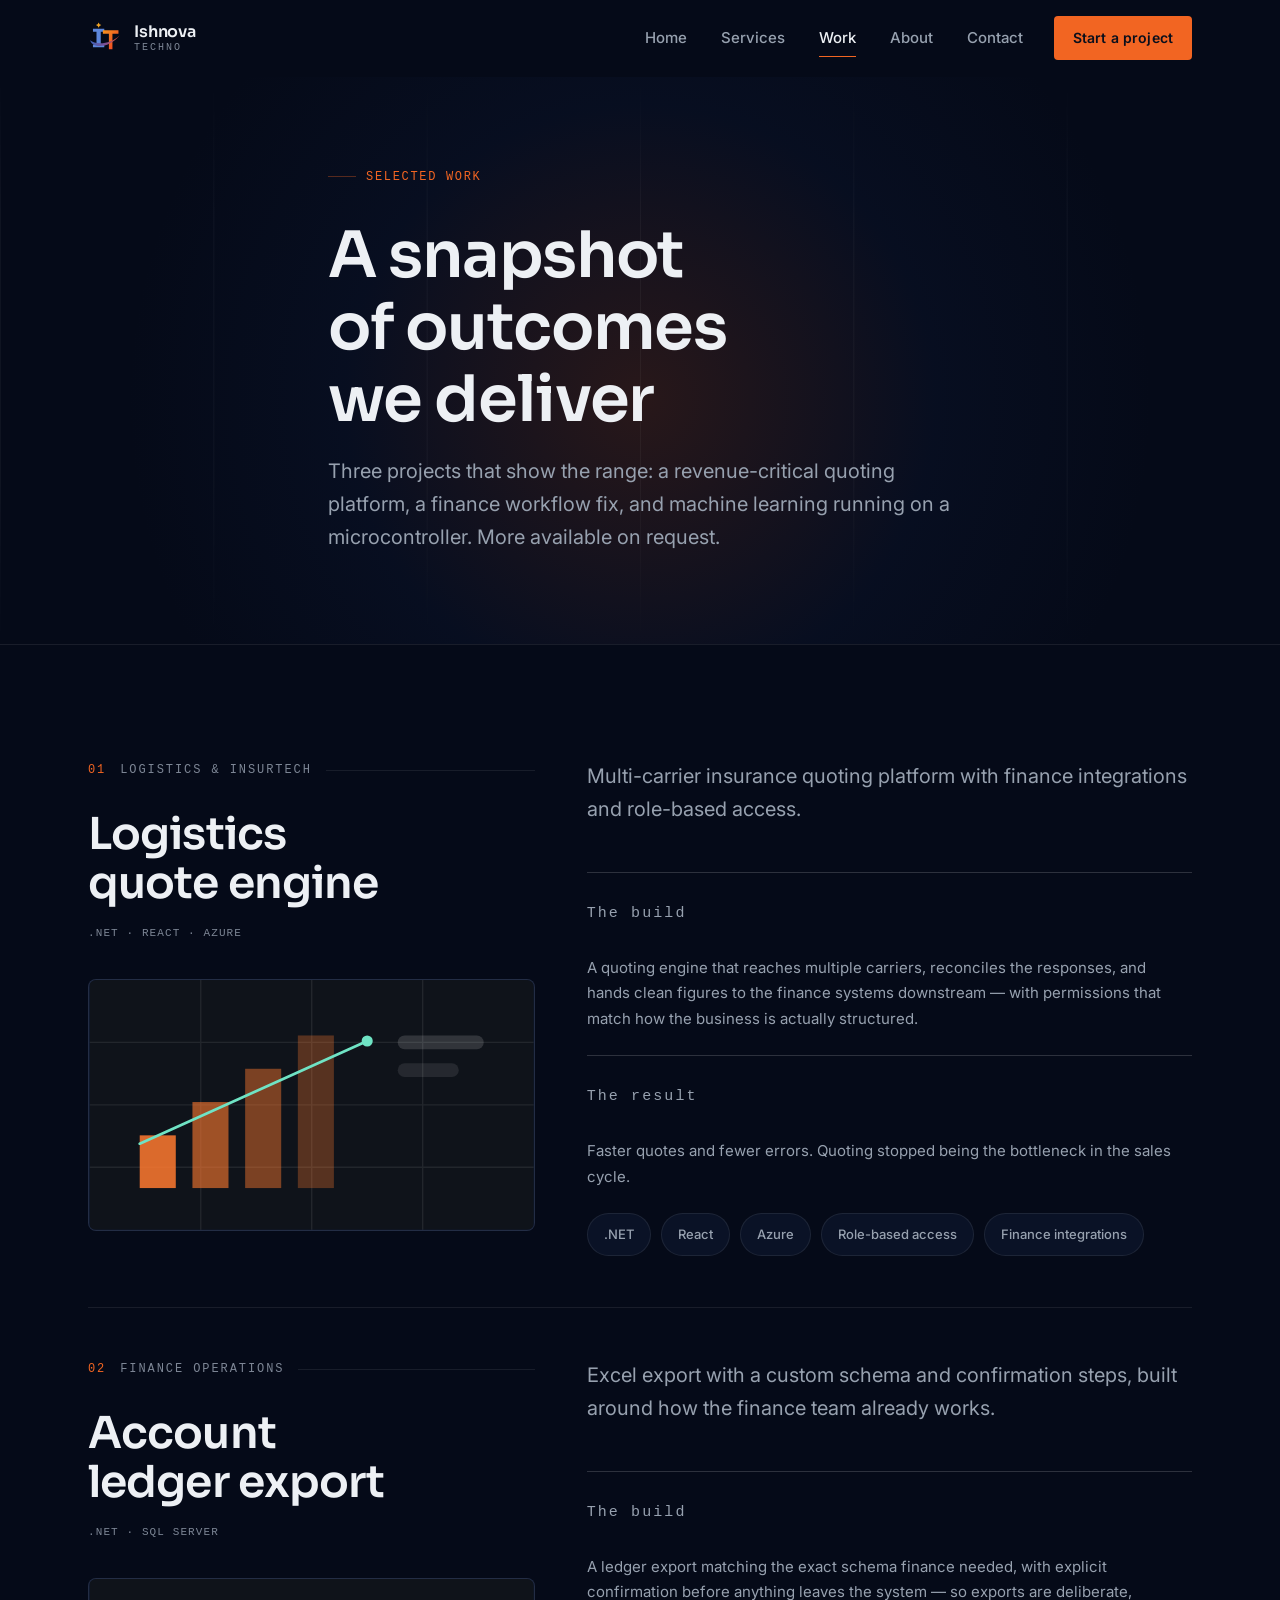
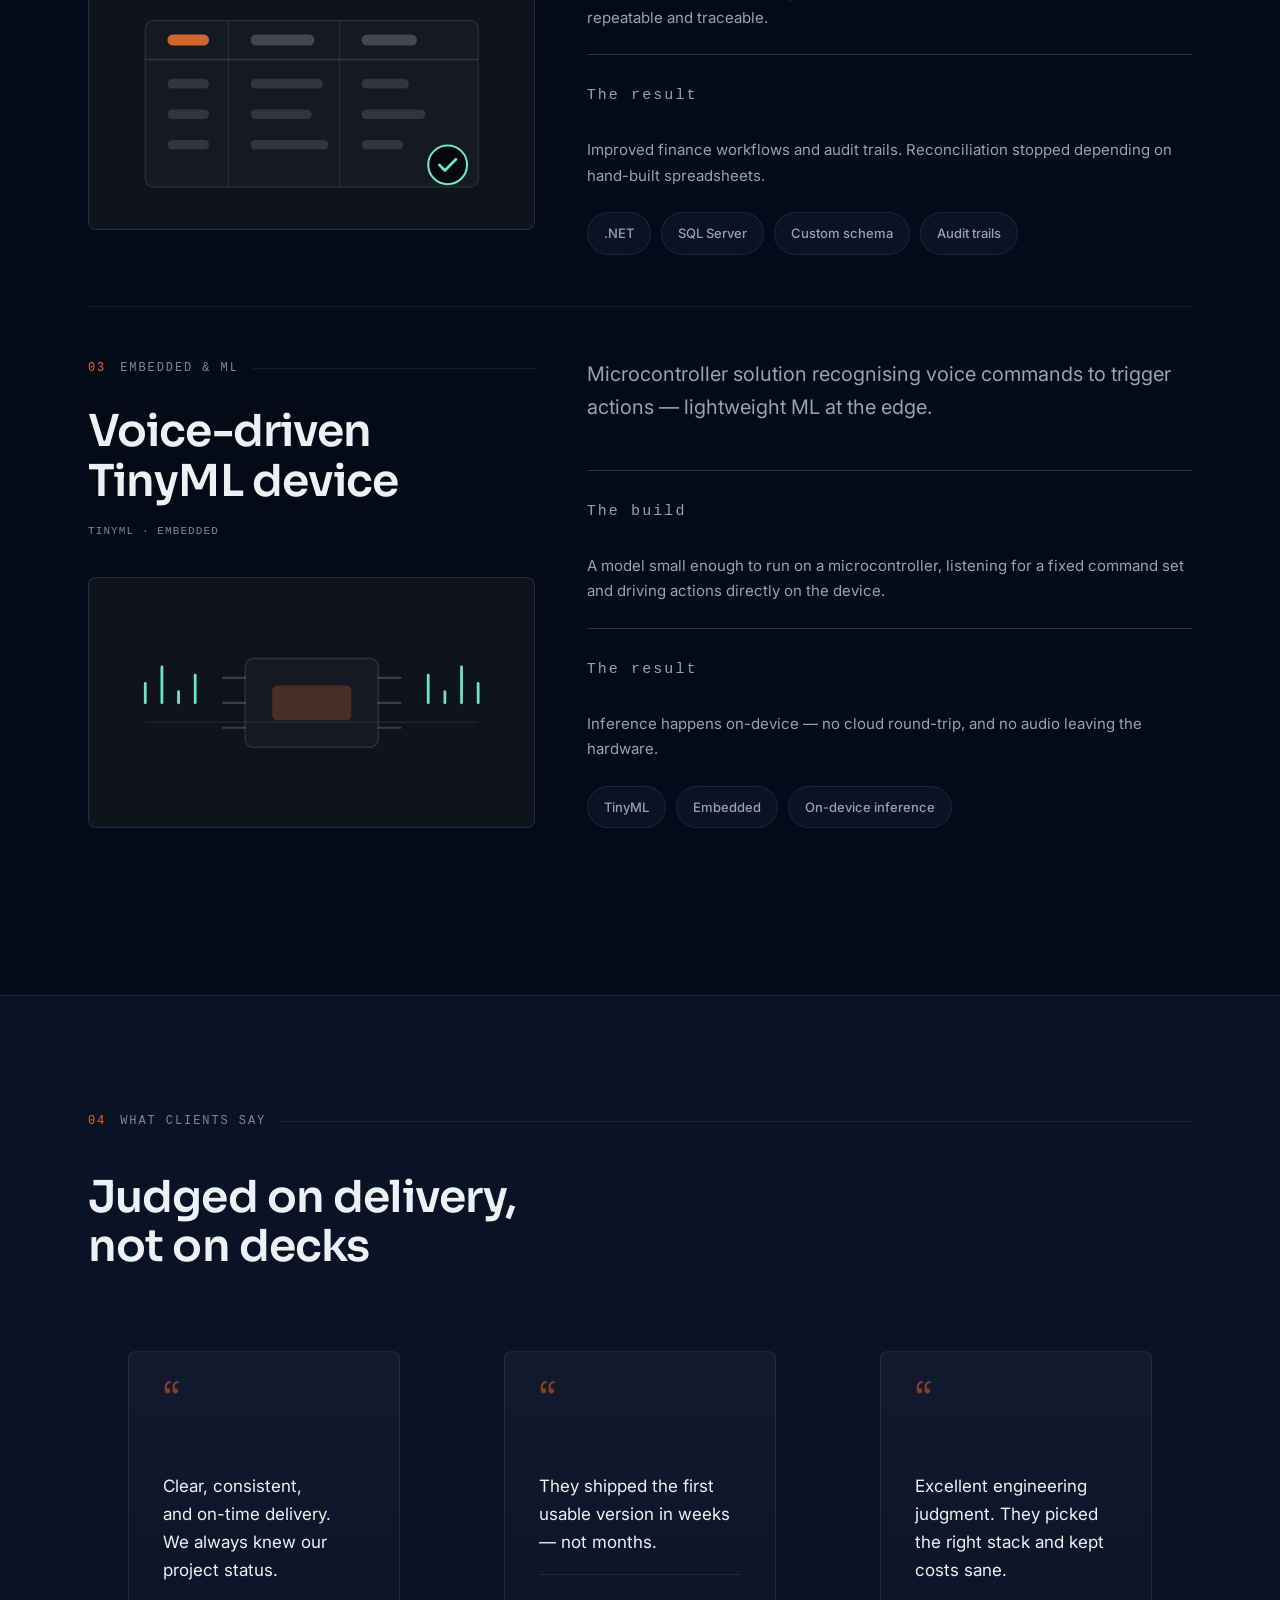
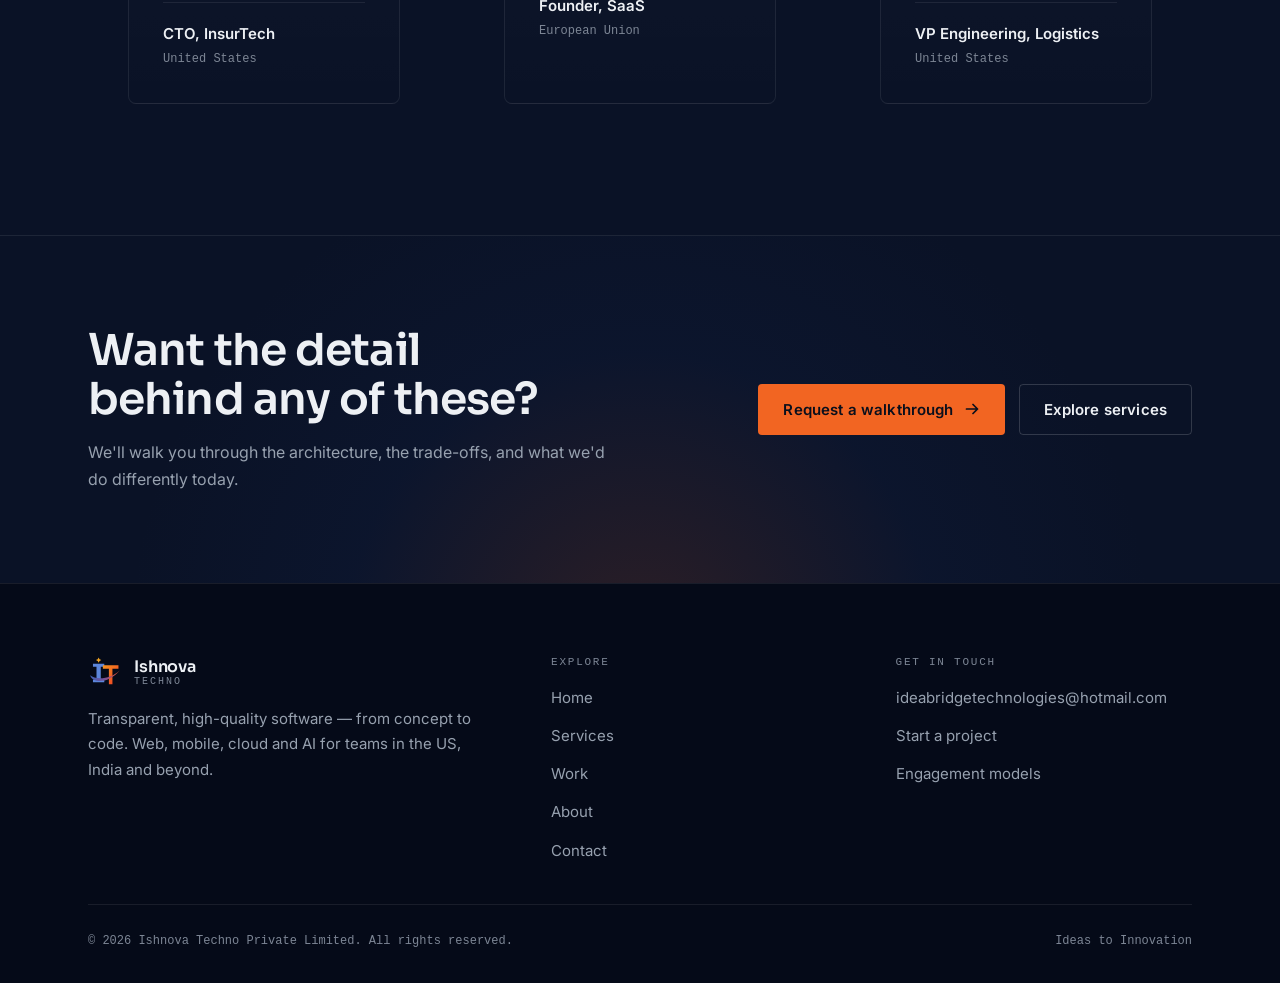
<file: work.html>
<!DOCTYPE html>
<html lang="en">
<head>
<meta charset="utf-8">
<meta name="viewport" content="width=device-width, initial-scale=1">
<title>Work — Selected case studies | Ishnova Techno Private Limited</title>
<meta name="description" content="Selected work from Ishnova Techno: a multi-carrier logistics quote engine, an account ledger export for finance teams, and a voice-driven TinyML device.">
<meta name="robots" content="index, follow">
<link rel="canonical" href="https://www.ideabridgetechnologies.com/work.html">

<meta property="og:type" content="website">
<meta property="og:site_name" content="Ishnova Techno Private Limited">
<meta property="og:title" content="Work — Selected case studies | Ishnova Techno Private Limited">
<meta property="og:description" content="A snapshot of outcomes we deliver across .NET, React, Azure, SQL Server and embedded ML.">
<meta property="og:url" content="https://www.ideabridgetechnologies.com/work.html">
<meta name="theme-color" content="#050A18">

<script>document.documentElement.classList.add("js");</script>

<link rel="icon" href="assets/favicon.svg" type="image/svg+xml">
<link rel="preconnect" href="https://fonts.googleapis.com">
<link rel="preconnect" href="https://fonts.gstatic.com" crossorigin>
<link rel="stylesheet" href="https://fonts.googleapis.com/css2?family=Inter:wght@400;500;600&family=Sora:wght@500;600&display=swap">
<link rel="stylesheet" href="css/styles.css">
</head>
<body>

<a class="skip-link" href="#main">Skip to content</a>

<header class="site-header" data-header>
  <div class="shell header-inner">
    <a class="logo" href="index.html" aria-label="Ishnova Techno Private Limited — home">
      <svg class="logo-mark" viewBox="0 0 48 48" aria-hidden="true" focusable="false">
        <defs>
          <linearGradient id="itT5" x1="0" y1="0" x2="1" y2="1">
            <stop offset="0" stop-color="#F7941E"></stop>
            <stop offset="1" stop-color="#EE3B24"></stop>
          </linearGradient>
          <linearGradient id="itS5" x1="0" y1="0" x2="1" y2="0">
            <stop offset="0" stop-color="#3E63B8"></stop>
            <stop offset=".5" stop-color="#7A4F94"></stop>
            <stop offset="1" stop-color="#F0522A"></stop>
          </linearGradient>
        </defs>
        <path d="M15 2 q.7 3.1 3.8 3.8 q-3.1 .7 -3.8 3.8 q-.7 -3.1 -3.8 -3.8 q3.1 -.7 3.8 -3.8 Z" fill="#F5A623"></path>
        <path d="M7 11h16v4h-5v18h5v4H7v-4h5V15H7z" fill="#5C86DB"></path>
        <path d="M21 13h22v5h-8.5v22h-5V18H21z" fill="url(#itT5)"></path>
        <path d="M3 27c3 11 25 13 42-7-13 13-34 14-42 7Z" fill="url(#itS5)"></path>
      </svg>
      <span class="logo-text">Ishnova <small>Techno</small></span>
    </a>

    <nav class="primary-nav" id="primary-nav" data-nav aria-label="Primary">
      <ul class="nav-list">
        <li><a href="index.html">Home</a></li>
        <li><a href="services.html">Services</a></li>
        <li><a href="work.html" aria-current="page">Work</a></li>
        <li><a href="about.html">About</a></li>
        <li><a href="contact.html">Contact</a></li>
      </ul>
      <div class="nav-actions">
        <a class="btn btn-primary btn-sm" href="contact.html">Start a project</a>
      </div>
    </nav>

    <button class="nav-toggle" type="button" data-nav-toggle aria-expanded="false" aria-controls="primary-nav" aria-label="Open menu">
      <span class="nav-toggle-box" aria-hidden="true"><span></span><span></span><span></span></span>
    </button>
  </div>
</header>
<button class="nav-scrim" type="button" data-nav-scrim tabindex="-1" aria-hidden="true"></button>

<main id="main">

  <!-- ===== Page hero =================================================== -->
  <section class="page-hero">
    <div class="glow" aria-hidden="true"></div>
    <div class="grid-lines" aria-hidden="true"></div>
    <div class="shell page-hero-inner">
      <p class="eyebrow">Selected work</p>
      <h1>A snapshot of outcomes we deliver</h1>
      <p class="lead">Three projects that show the range: a revenue-critical quoting platform, a finance workflow fix, and machine learning running on a microcontroller. More available on request.</p>
    </div>
  </section>

  <!-- ===== Case studies ================================================ -->
  <section class="section" aria-labelledby="cases-heading">
    <div class="shell">
      <h2 class="visually-hidden" id="cases-heading">Case studies</h2>

      <!-- Case 01 -->
      <article class="split split--lead" data-reveal>
        <div class="split-aside">
          <p class="section-index"><span>01</span> Logistics &amp; InsurTech</p>
          <h2>Logistics quote engine</h2>
          <p class="tag">.NET &middot; React &middot; Azure</p>
          <div class="case-figure case-figure--framed">
            <svg viewBox="0 0 320 180" fill="none" role="img" aria-label="Illustration: rising quote volume alongside a faster turnaround line">
              <rect width="320" height="180" fill="#0F131A"></rect>
              <g stroke="rgba(255,255,255,.08)"><path d="M0 45h320M0 90h320M0 135h320M80 0v180M160 0v180M240 0v180"></path></g>
              <rect x="36" y="112" width="26" height="38" fill="#FF7A2F" opacity=".85"></rect>
              <rect x="74" y="88" width="26" height="62" fill="#FF7A2F" opacity=".6"></rect>
              <rect x="112" y="64" width="26" height="86" fill="#FF7A2F" opacity=".45"></rect>
              <rect x="150" y="40" width="26" height="110" fill="#FF7A2F" opacity=".3"></rect>
              <path d="M36 118 200 44" stroke="#6FE3C4" stroke-width="2" stroke-linecap="round"></path>
              <circle cx="200" cy="44" r="4" fill="#6FE3C4"></circle>
              <rect x="222" y="40" width="62" height="10" rx="5" fill="rgba(255,255,255,.14)"></rect>
              <rect x="222" y="60" width="44" height="10" rx="5" fill="rgba(255,255,255,.09)"></rect>
            </svg>
          </div>
        </div>

        <div class="split-body">
          <p class="lead">Multi-carrier insurance quoting platform with finance integrations and role-based access.</p>
          <div class="grid grid--2">
            <div class="value">
              <p class="value-num">The build</p>
              <p>A quoting engine that reaches multiple carriers, reconciles the responses, and hands clean figures to the finance systems downstream — with permissions that match how the business is actually structured.</p>
            </div>
            <div class="value">
              <p class="value-num">The result</p>
              <p>Faster quotes and fewer errors. Quoting stopped being the bottleneck in the sales cycle.</p>
            </div>
          </div>
          <ul class="chip-set">
            <li class="chip">.NET</li>
            <li class="chip">React</li>
            <li class="chip">Azure</li>
            <li class="chip">Role-based access</li>
            <li class="chip">Finance integrations</li>
          </ul>
        </div>
      </article>

      <!-- Case 02 -->
      <article class="split" data-reveal>
        <div class="split-aside">
          <p class="section-index"><span>02</span> Finance operations</p>
          <h2>Account ledger export</h2>
          <p class="tag">.NET &middot; SQL Server</p>
          <div class="case-figure case-figure--framed">
            <svg viewBox="0 0 320 180" fill="none" role="img" aria-label="Illustration: a ledger table with a confirmation check">
              <rect width="320" height="180" fill="#0F131A"></rect>
              <rect x="40" y="30" width="240" height="120" rx="6" fill="#141922" stroke="rgba(255,255,255,.1)"></rect>
              <path d="M40 58h240" stroke="rgba(255,255,255,.12)"></path>
              <path d="M100 30v120M180 30v120" stroke="rgba(255,255,255,.07)"></path>
              <rect x="56" y="40" width="30" height="8" rx="4" fill="#FF7A2F" opacity=".8"></rect>
              <rect x="116" y="40" width="46" height="8" rx="4" fill="rgba(255,255,255,.2)"></rect>
              <rect x="196" y="40" width="40" height="8" rx="4" fill="rgba(255,255,255,.2)"></rect>
              <g fill="rgba(255,255,255,.12)">
                <rect x="56" y="72" width="30" height="7" rx="3.5"></rect><rect x="116" y="72" width="52" height="7" rx="3.5"></rect><rect x="196" y="72" width="34" height="7" rx="3.5"></rect>
                <rect x="56" y="94" width="30" height="7" rx="3.5"></rect><rect x="116" y="94" width="44" height="7" rx="3.5"></rect><rect x="196" y="94" width="46" height="7" rx="3.5"></rect>
                <rect x="56" y="116" width="30" height="7" rx="3.5"></rect><rect x="116" y="116" width="56" height="7" rx="3.5"></rect><rect x="196" y="116" width="30" height="7" rx="3.5"></rect>
              </g>
              <circle cx="258" cy="134" r="14" fill="#06080B" stroke="#6FE3C4" stroke-width="1.5"></circle>
              <path d="m252 134 4 4 8-8" stroke="#6FE3C4" stroke-width="2" stroke-linecap="round" stroke-linejoin="round"></path>
            </svg>
          </div>
        </div>

        <div class="split-body">
          <p class="lead">Excel export with a custom schema and confirmation steps, built around how the finance team already works.</p>
          <div class="grid grid--2">
            <div class="value">
              <p class="value-num">The build</p>
              <p>A ledger export matching the exact schema finance needed, with explicit confirmation before anything leaves the system — so exports are deliberate, repeatable and traceable.</p>
            </div>
            <div class="value">
              <p class="value-num">The result</p>
              <p>Improved finance workflows and audit trails. Reconciliation stopped depending on hand-built spreadsheets.</p>
            </div>
          </div>
          <ul class="chip-set">
            <li class="chip">.NET</li>
            <li class="chip">SQL Server</li>
            <li class="chip">Custom schema</li>
            <li class="chip">Audit trails</li>
          </ul>
        </div>
      </article>

      <!-- Case 03 -->
      <article class="split" data-reveal>
        <div class="split-aside">
          <p class="section-index"><span>03</span> Embedded &amp; ML</p>
          <h2>Voice-driven TinyML device</h2>
          <p class="tag">TinyML &middot; Embedded</p>
          <div class="case-figure case-figure--framed">
            <svg viewBox="0 0 320 180" fill="none" role="img" aria-label="Illustration: a microcontroller reading a voice waveform and triggering an action">
              <rect width="320" height="180" fill="#0F131A"></rect>
              <rect x="112" y="58" width="96" height="64" rx="6" fill="#141922" stroke="rgba(255,255,255,.12)"></rect>
              <rect x="132" y="78" width="56" height="24" rx="3" fill="#FF7A2F" opacity=".22" stroke="#FF7A2F"></rect>
              <g stroke="rgba(255,255,255,.18)" stroke-width="1.5" stroke-linecap="round">
                <path d="M112 72h-16M112 90h-16M112 108h-16M208 72h16M208 90h16M208 108h16"></path>
              </g>
              <g stroke="#6FE3C4" stroke-width="2" stroke-linecap="round">
                <path d="M40 90v-14M52 90v-26M64 90v-8M76 90v-20"></path>
                <path d="M244 90v-20M256 90v-8M268 90v-26M280 90v-14"></path>
              </g>
              <path d="M40 104h240" stroke="rgba(255,255,255,.07)"></path>
            </svg>
          </div>
        </div>

        <div class="split-body">
          <p class="lead">Microcontroller solution recognising voice commands to trigger actions — lightweight ML at the edge.</p>
          <div class="grid grid--2">
            <div class="value">
              <p class="value-num">The build</p>
              <p>A model small enough to run on a microcontroller, listening for a fixed command set and driving actions directly on the device.</p>
            </div>
            <div class="value">
              <p class="value-num">The result</p>
              <p>Inference happens on-device — no cloud round-trip, and no audio leaving the hardware.</p>
            </div>
          </div>
          <ul class="chip-set">
            <li class="chip">TinyML</li>
            <li class="chip">Embedded</li>
            <li class="chip">On-device inference</li>
          </ul>
        </div>
      </article>
    </div>
  </section>

  <!-- ===== Testimonials ================================================ -->
  <section class="section section--raised section--ruled" aria-labelledby="testimonials-heading">
    <div class="shell">
      <header class="section-head section-head--split">
        <p class="section-index"><span>04</span> What clients say</p>
        <h2 id="testimonials-heading">Judged on delivery, not on decks</h2>
      </header>

      <div class="grid grid--3">
        <figure class="quote-card" data-reveal>
          <p class="quote-mark" aria-hidden="true">&ldquo;</p>
          <blockquote>Clear, consistent, and on-time delivery. We always knew our project status.</blockquote>
          <figcaption class="quote-by">
            <cite>CTO, InsurTech</cite>
            <span>United States</span>
          </figcaption>
        </figure>

        <figure class="quote-card" data-reveal>
          <p class="quote-mark" aria-hidden="true">&ldquo;</p>
          <blockquote>They shipped the first usable version in weeks — not months.</blockquote>
          <figcaption class="quote-by">
            <cite>Founder, SaaS</cite>
            <span>European Union</span>
          </figcaption>
        </figure>

        <figure class="quote-card" data-reveal>
          <p class="quote-mark" aria-hidden="true">&ldquo;</p>
          <blockquote>Excellent engineering judgment. They picked the right stack and kept costs sane.</blockquote>
          <figcaption class="quote-by">
            <cite>VP Engineering, Logistics</cite>
            <span>United States</span>
          </figcaption>
        </figure>
      </div>
    </div>
  </section>

  <!-- ===== CTA ========================================================= -->
  <section class="cta-band" aria-labelledby="cta-heading">
    <div class="glow" aria-hidden="true"></div>
    <div class="shell cta-inner">
      <div>
        <h2 id="cta-heading">Want the detail behind any of these?</h2>
        <p>We'll walk you through the architecture, the trade-offs, and what we'd do differently today.</p>
      </div>
      <div class="btn-row">
        <a class="btn btn-primary" href="contact.html">
          Request a walkthrough
          <svg viewBox="0 0 16 16" fill="none" stroke="currentColor" stroke-width="1.7" stroke-linecap="round" stroke-linejoin="round" aria-hidden="true"><path d="M2.5 8h11M9 3.5 13.5 8 9 12.5"></path></svg>
        </a>
        <a class="btn btn-ghost" href="services.html">Explore services</a>
      </div>
    </div>
  </section>

</main>

<footer class="site-footer">
  <div class="shell">
    <div class="footer-grid">
      <div class="footer-brand">
        <a class="logo" href="index.html" aria-label="Ishnova Techno Private Limited — home">
          <svg class="logo-mark" viewBox="0 0 48 48" aria-hidden="true" focusable="false">
            <defs>
              <linearGradient id="itT6" x1="0" y1="0" x2="1" y2="1">
                <stop offset="0" stop-color="#F7941E"></stop>
                <stop offset="1" stop-color="#EE3B24"></stop>
              </linearGradient>
              <linearGradient id="itS6" x1="0" y1="0" x2="1" y2="0">
                <stop offset="0" stop-color="#3E63B8"></stop>
                <stop offset=".5" stop-color="#7A4F94"></stop>
                <stop offset="1" stop-color="#F0522A"></stop>
              </linearGradient>
            </defs>
            <path d="M15 2 q.7 3.1 3.8 3.8 q-3.1 .7 -3.8 3.8 q-.7 -3.1 -3.8 -3.8 q3.1 -.7 3.8 -3.8 Z" fill="#F5A623"></path>
            <path d="M7 11h16v4h-5v18h5v4H7v-4h5V15H7z" fill="#5C86DB"></path>
            <path d="M21 13h22v5h-8.5v22h-5V18H21z" fill="url(#itT6)"></path>
            <path d="M3 27c3 11 25 13 42-7-13 13-34 14-42 7Z" fill="url(#itS6)"></path>
          </svg>
          <span class="logo-text">Ishnova <small>Techno</small></span>
        </a>
        <p>Transparent, high-quality software — from concept to code. Web, mobile, cloud and AI for teams in the US, India and beyond.</p>
      </div>

      <nav class="footer-col" aria-labelledby="footer-explore">
        <h2 id="footer-explore">Explore</h2>
        <ul>
          <li><a href="index.html">Home</a></li>
          <li><a href="services.html">Services</a></li>
          <li><a href="work.html">Work</a></li>
          <li><a href="about.html">About</a></li>
          <li><a href="contact.html">Contact</a></li>
        </ul>
      </nav>

      <div class="footer-col">
        <h2 id="footer-contact">Get in touch</h2>
        <ul>
          <li><a href="mailto:ideabridgetechnologies@hotmail.com">ideabridgetechnologies@hotmail.com</a></li>
          <li><a href="contact.html">Start a project</a></li>
          <li><a href="services.html#engagement">Engagement models</a></li>
        </ul>
      </div>
    </div>

    <div class="footer-base">
      <p>&copy; <span data-year>2026</span> Ishnova Techno Private Limited. All rights reserved.</p>
      <p>Ideas to Innovation</p>
    </div>
  </div>
</footer>

<script src="js/main.js" defer></script>
</body>
</html>
</file>
<file: css/styles.css>
/* ==========================================================================
   Ishnova Techno Private Limited — Design System
   --------------------------------------------------------------------------
   00  Tokens
   01  Reset & base
   02  Typography
   03  Layout primitives (shell, section, grids)
   04  Buttons & links
   05  Header / navigation
   06  Hero
   07  Cards & panels
   08  Stats
   09  Process rail
   10  Marquee & chips
   11  Case studies
   12  Testimonials
   13  Forms
   14  CTA band
   15  Footer
   16  Motion & reveal
   17  Responsive refinements
   ========================================================================== */


/* 00 — Tokens ============================================================= */

:root {
  /* Brand — Ishnova Techno Private Limited.
     Navy and orange are taken from the logo; navy tints the whole surface
     ramp rather than sitting on it, so the canvas reads as brand, not neutral. */
  --brand-navy:   #1B3168;
  --brand-navy-2: #2D4A8A;
  --brand-orange: #F26522;
  --brand-red:    #EE3B24;
  --brand-amber:  #F5A623;

  /* Surface ramp — navy-tinted ink */
  --ink-900: #050A18;
  --ink-800: #0A1226;
  --ink-700: #101B35;
  --ink-600: #16233F;

  /* Hairlines */
  --line:        rgba(255, 255, 255, 0.08);
  --line-strong: rgba(255, 255, 255, 0.16);

  /* Foreground ramp */
  /* Contrast on --ink-800: fg 15.5:1, fg-muted 7.4:1, fg-dim 5.3:1.
     fg-dim carries 12px mono labels, so it must clear 4.5:1 — don't darken it. */
  --fg:       #EDF0F4;
  --fg-muted: #97A1AF;
  --fg-dim:   #7D8695;

  /* Accent — the logo orange, used sparingly. 5.9:1 on --ink-800. */
  --accent:      #F26522;
  --accent-lift: #FF8A4C;
  --accent-deep: #EE3B24;
  --accent-wash: rgba(242, 101, 34, 0.12);
  --accent-edge: rgba(242, 101, 34, 0.34);

  /* Ink used for text sitting ON the accent (6.1:1) */
  --on-accent: #0A0F1C;

  /* Support accent — reserved for confirmations and status marks only */
  --mint: #6FE3C4;

  /* Typography */
  --font-display: "Sora", "Segoe UI", system-ui, -apple-system, sans-serif;
  --font-body: "Inter", system-ui, -apple-system, "Segoe UI", Roboto, sans-serif;
  --font-mono: ui-monospace, SFMono-Regular, "SF Mono", Menlo, Consolas, monospace;

  /* Rhythm */
  --shell: 1200px;
  --gutter: clamp(20px, 5vw, 48px);
  --section-y: clamp(72px, 9vw, 136px);
  --radius: 4px;
  --radius-lg: 8px;

  /* Motion */
  --ease: cubic-bezier(0.22, 1, 0.36, 1);
  --fast: 180ms var(--ease);
  --slow: 520ms var(--ease);
}


/* 01 — Reset & base ======================================================= */

*,
*::before,
*::after { box-sizing: border-box; }

html {
  -webkit-text-size-adjust: 100%;
  scroll-behavior: smooth;
  scroll-padding-top: 96px;
}

body {
  margin: 0;
  background: var(--ink-900);
  color: var(--fg);
  font-family: var(--font-body);
  font-size: 1rem;
  line-height: 1.7;
  -webkit-font-smoothing: antialiased;
  -moz-osx-font-smoothing: grayscale;
  overflow-x: hidden;
}

/* Locked on both: body-only scroll locking is unreliable on iOS Safari,
   where the scrolling element is the documentElement. */
html.nav-open,
body.nav-open { overflow: hidden; }

img,
svg { display: block; max-width: 100%; }

/* Author `display` rules outrank the UA [hidden] rule, so enforce it here —
   .form / .form-success both set display and are toggled via the attribute. */
[hidden] { display: none !important; }

img { height: auto; }

a { color: inherit; text-decoration: none; }

ul, ol { margin: 0; padding: 0; list-style: none; }

button,
input,
select,
textarea { font: inherit; color: inherit; }

:focus-visible {
  outline: 2px solid var(--accent);
  outline-offset: 3px;
  border-radius: 2px;
}

::selection {
  background: var(--accent);
  color: var(--on-accent);
}

.skip-link {
  position: absolute;
  left: 16px;
  top: -80px;
  z-index: 200;
  padding: 12px 20px;
  background: var(--accent);
  color: var(--on-accent);
  font-weight: 600;
  border-radius: var(--radius);
  transition: top var(--fast);
}

.skip-link:focus { top: 16px; }

.visually-hidden {
  position: absolute;
  width: 1px;
  height: 1px;
  margin: -1px;
  padding: 0;
  overflow: hidden;
  clip: rect(0 0 0 0);
  white-space: nowrap;
  border: 0;
}


/* 02 — Typography ========================================================= */

h1, h2, h3, h4 {
  font-family: var(--font-display);
  font-weight: 600;
  line-height: 1.12;
  letter-spacing: -0.02em;
  margin: 0;
  text-wrap: balance;
}

h1 { font-size: clamp(2.25rem, 1.45rem + 3.4vw, 4rem); }
h2 { font-size: clamp(1.75rem, 1.25rem + 2.1vw, 2.75rem); }
h3 { font-size: clamp(1.125rem, 1.02rem + 0.42vw, 1.375rem); letter-spacing: -0.01em; }
h4 { font-size: 1rem; letter-spacing: 0; }

p { margin: 0 0 1.1em; }
p:last-child { margin-bottom: 0; }

.lead {
  font-size: clamp(1.0625rem, 1rem + 0.42vw, 1.25rem);
  line-height: 1.65;
  color: var(--fg-muted);
  max-width: 62ch;
  text-wrap: pretty;
}

.eyebrow {
  display: inline-flex;
  align-items: center;
  gap: 10px;
  font-family: var(--font-mono);
  font-size: 0.75rem;
  letter-spacing: 0.14em;
  text-transform: uppercase;
  color: var(--accent);
}

.eyebrow::before {
  content: "";
  width: 28px;
  height: 1px;
  background: var(--accent-edge);
}

.text-accent { color: var(--accent); }

.text-strong { color: var(--fg); font-weight: 600; }

.inline-link {
  color: var(--fg);
  border-bottom: 1px solid var(--accent-edge);
}

.inline-link:hover { color: var(--accent); }

/* Spacing utilities — the only ones; anything more belongs in a component */
.u-mt-1 { margin-top: 8px; }
.u-mt-2 { margin-top: 28px; }
.u-mt-3 { margin-top: 32px; }


/* 03 — Layout primitives ================================================== */

.shell {
  width: 100%;
  max-width: var(--shell);
  margin-inline: auto;
  padding-inline: var(--gutter);
}

.section {
  position: relative;
  padding-block: var(--section-y);
}

.section--tight { padding-block: clamp(56px, 6vw, 88px); }
.section--raised { background: var(--ink-800); }
.section--ruled { border-top: 1px solid var(--line); }

/* Section header: mono index + rule + title */
.section-head {
  display: grid;
  gap: 18px;
  margin-bottom: clamp(36px, 5vw, 64px);
  max-width: 68ch;
}

.section-index {
  display: flex;
  align-items: center;
  gap: 14px;
  font-family: var(--font-mono);
  font-size: 0.75rem;
  letter-spacing: 0.16em;
  text-transform: uppercase;
  color: var(--fg-dim);
}

.section-index span { color: var(--accent); }

.section-index::after {
  content: "";
  flex: 1;
  height: 1px;
  background: var(--line);
}

.section-head--split { max-width: none; }

@media (min-width: 900px) {
  .section-head--split {
    grid-template-columns: minmax(0, 1.1fr) minmax(0, 0.9fr);
    align-items: end;
    gap: 28px 56px;
  }
  .section-head--split .section-index { grid-column: 1 / -1; }
}

/* Auto-fitting grids */
.grid { display: grid; gap: clamp(16px, 2vw, 24px); }

.grid--2 { grid-template-columns: repeat(auto-fit, minmax(min(100%, 320px), 1fr)); }
.grid--3 { grid-template-columns: repeat(auto-fit, minmax(min(100%, 280px), 1fr)); }
.grid--4 { grid-template-columns: repeat(auto-fit, minmax(min(100%, 210px), 1fr)); }

/* Ambient ornament used behind hero + CTA band */
.glow {
  position: absolute;
  inset: 0;
  overflow: hidden;
  pointer-events: none;
  z-index: 0;
}

.glow::before {
  content: "";
  position: absolute;
  top: -40%;
  left: 50%;
  width: min(1100px, 130vw);
  aspect-ratio: 1;
  transform: translateX(-50%);
  background: radial-gradient(circle, rgba(242, 101, 34, 0.15) 0%, rgba(27, 49, 104, 0.10) 38%, transparent 66%);
}

/* Hairline grid texture */
.grid-lines {
  position: absolute;
  inset: 0;
  pointer-events: none;
  z-index: 0;
  background-image: linear-gradient(to right, var(--line) 1px, transparent 1px);
  background-size: calc(100% / 6) 100%;
  opacity: 0.55;
  -webkit-mask-image: linear-gradient(to bottom, transparent, #000 25%, #000 70%, transparent);
  mask-image: linear-gradient(to bottom, transparent, #000 25%, #000 70%, transparent);
}


/* 04 — Buttons & links ==================================================== */

.btn {
  display: inline-flex;
  align-items: center;
  justify-content: center;
  gap: 10px;
  min-height: 48px;
  padding: 12px 24px;
  border: 1px solid transparent;
  border-radius: var(--radius);
  font-family: var(--font-body);
  font-size: 0.9375rem;
  font-weight: 600;
  letter-spacing: 0.01em;
  text-align: center;
  cursor: pointer;
  transition: background var(--fast), border-color var(--fast), color var(--fast), transform var(--fast);
}

.btn svg { width: 16px; height: 16px; flex: none; }

.btn-primary {
  background: var(--accent);
  color: var(--on-accent);
}

.btn-primary:hover {
  background: var(--accent-lift);
  transform: translateY(-1px);
}

.btn-ghost {
  background: transparent;
  border-color: var(--line-strong);
  color: var(--fg);
}

.btn-ghost:hover {
  border-color: var(--accent-edge);
  background: var(--accent-wash);
}

.btn-sm { min-height: 42px; padding: 9px 18px; font-size: 0.875rem; }

.btn-row {
  display: flex;
  flex-wrap: wrap;
  gap: 14px;
}

/* Arrow link */
.arrow-link {
  display: inline-flex;
  align-items: center;
  gap: 10px;
  font-size: 0.9375rem;
  font-weight: 600;
  color: var(--accent);
  transition: gap var(--fast);
}

.arrow-link svg { width: 15px; height: 15px; }
.arrow-link:hover { gap: 16px; }


/* 05 — Header / navigation ================================================ */

.site-header {
  position: sticky;
  top: 0;
  z-index: 100;
  border-bottom: 1px solid transparent;
  background: transparent;
  transition: background var(--fast), border-color var(--fast);
}

.site-header.is-stuck {
  background: rgba(5, 10, 24, 0.84);
  -webkit-backdrop-filter: blur(14px) saturate(150%);
  backdrop-filter: blur(14px) saturate(150%);
  border-bottom-color: var(--line);
}

.header-inner {
  display: flex;
  align-items: center;
  justify-content: space-between;
  gap: 24px;
  min-height: 76px;
}

.logo {
  display: inline-flex;
  align-items: center;
  gap: 12px;
  flex: none;
}

.logo-mark { width: 34px; height: 34px; flex: none; }

.logo-text {
  display: flex;
  flex-direction: column;
  font-family: var(--font-display);
  font-weight: 600;
  font-size: 1rem;
  line-height: 1.2;
  letter-spacing: -0.01em;
}

.logo-text small {
  font-family: var(--font-mono);
  font-size: 0.625rem;
  font-weight: 400;
  letter-spacing: 0.2em;
  text-transform: uppercase;
  color: var(--fg-dim);
}

.nav-toggle {
  display: none;
  place-items: center;
  width: 46px;
  height: 46px;
  padding: 0;
  background: transparent;
  border: 1px solid var(--line-strong);
  border-radius: var(--radius);
  cursor: pointer;
}

.nav-toggle-box {
  display: grid;
  gap: 5px;
  width: 18px;
}

.nav-toggle-box span {
  display: block;
  height: 1.5px;
  background: var(--fg);
  border-radius: 2px;
  transition: transform var(--fast), opacity var(--fast);
}

.nav-toggle[aria-expanded="true"] .nav-toggle-box span:nth-child(1) { transform: translateY(6.5px) rotate(45deg); }
.nav-toggle[aria-expanded="true"] .nav-toggle-box span:nth-child(2) { opacity: 0; }
.nav-toggle[aria-expanded="true"] .nav-toggle-box span:nth-child(3) { transform: translateY(-6.5px) rotate(-45deg); }

.primary-nav {
  display: flex;
  align-items: center;
  gap: clamp(8px, 1.5vw, 20px);
}

.nav-list {
  display: flex;
  align-items: center;
  gap: clamp(2px, 1vw, 10px);
}

.nav-list a {
  position: relative;
  display: block;
  padding: 10px 12px;
  font-size: 0.9375rem;
  font-weight: 500;
  color: var(--fg-muted);
  transition: color var(--fast);
}

.nav-list a::after {
  content: "";
  position: absolute;
  left: 12px;
  right: 12px;
  bottom: 4px;
  height: 1px;
  background: var(--accent);
  transform: scaleX(0);
  transform-origin: left;
  transition: transform var(--fast);
}

.nav-list a:hover { color: var(--fg); }
.nav-list a:hover::after { transform: scaleX(1); }
.nav-list a[aria-current="page"] { color: var(--fg); }
.nav-list a[aria-current="page"]::after { transform: scaleX(1); }


/* 06 — Hero =============================================================== */

.hero {
  position: relative;
  overflow: hidden;
  padding-block: clamp(48px, 7vw, 96px) clamp(64px, 8vw, 116px);
  border-bottom: 1px solid var(--line);
}

.hero-inner {
  position: relative;
  z-index: 1;
  display: grid;
  gap: clamp(40px, 5vw, 64px);
  align-items: center;
}

@media (min-width: 1000px) {
  .hero-inner { grid-template-columns: minmax(0, 1.05fr) minmax(0, 0.95fr); }
}

.hero-copy > * + * { margin-top: 22px; }
.hero h1 { max-width: 15ch; }
.hero .lead { max-width: 52ch; }

/* Page hero (interior pages) */
.page-hero {
  position: relative;
  overflow: hidden;
  padding-block: clamp(56px, 7vw, 104px);
  border-bottom: 1px solid var(--line);
}

.page-hero-inner {
  position: relative;
  z-index: 1;
  display: grid;
  gap: 20px;
  max-width: 72ch;
}

/* Trust pills under the hero CTAs */
.trust-row {
  display: flex;
  flex-wrap: wrap;
  gap: 8px;
  padding-top: 8px;
}

.trust-pill {
  display: inline-flex;
  align-items: center;
  gap: 8px;
  padding: 7px 14px;
  border: 1px solid var(--line);
  border-radius: 999px;
  background: rgba(255, 255, 255, 0.02);
  font-size: 0.8125rem;
  color: var(--fg-muted);
}

.trust-pill svg {
  width: 13px;
  height: 13px;
  flex: none;
  color: var(--mint);
}

/* Hero side panel — engagement timeline */
.hero-panel {
  position: relative;
  /* isolate + z-index:-1 on the art keeps the ornament above the panel's own
     background but behind its text, which absolute positioning alone would not */
  isolation: isolate;
  padding: clamp(22px, 3vw, 30px);
  border: 1px solid var(--line);
  border-radius: var(--radius-lg);
  background:
    linear-gradient(180deg, rgba(255, 255, 255, 0.045), rgba(255, 255, 255, 0.012)),
    var(--ink-800);
}

/* Decorative bridge span anchored to the foot of the panel */
.hero-panel-art {
  position: absolute;
  inset: auto 0 0 0;
  z-index: -1;
  width: 100%;
  height: 70px;
  opacity: 0.16;
  pointer-events: none;
}

.hero-panel::before {
  content: "";
  position: absolute;
  inset-inline: 22px;
  top: -1px;
  height: 1px;
  background: linear-gradient(90deg, transparent, var(--accent-edge), transparent);
}

.panel-head {
  display: flex;
  align-items: center;
  justify-content: space-between;
  gap: 16px;
  padding-bottom: 18px;
  margin-bottom: 20px;
  border-bottom: 1px solid var(--line);
}

.panel-title {
  font-family: var(--font-display);
  font-size: 0.9375rem;
  font-weight: 600;
}

.panel-tag {
  display: inline-flex;
  align-items: center;
  gap: 7px;
  font-family: var(--font-mono);
  font-size: 0.6875rem;
  letter-spacing: 0.12em;
  text-transform: uppercase;
  color: var(--mint);
}

.panel-tag::before {
  content: "";
  width: 6px;
  height: 6px;
  border-radius: 50%;
  background: var(--mint);
  box-shadow: 0 0 0 3px rgba(111, 227, 196, 0.16);
}

.panel-note {
  margin-top: 20px;
  padding-top: 18px;
  border-top: 1px solid var(--line);
  font-size: 0.875rem;
  color: var(--fg-muted);
}

/* Timeline inside the hero panel */
.timeline { display: grid; }

.timeline-item {
  position: relative;
  display: grid;
  grid-template-columns: 26px minmax(0, 1fr);
  gap: 14px;
  padding-block: 9px;
}

.timeline-item::before {
  content: "";
  position: absolute;
  left: 12.5px;
  top: 30px;
  bottom: -4px;
  width: 1px;
  background: var(--line-strong);
}

.timeline-item:last-child::before { display: none; }

.timeline-dot {
  display: grid;
  place-items: center;
  width: 26px;
  height: 26px;
  border: 1px solid var(--line-strong);
  border-radius: 50%;
  background: var(--ink-700);
  font-family: var(--font-mono);
  font-size: 0.6875rem;
  color: var(--fg-dim);
}

.timeline-item.is-live .timeline-dot {
  border-color: var(--accent);
  color: var(--accent);
  background: var(--accent-wash);
}

.timeline-name {
  font-family: var(--font-display);
  font-size: 0.9375rem;
  font-weight: 600;
  line-height: 1.5;
}

.timeline-meta {
  font-family: var(--font-mono);
  font-size: 0.75rem;
  color: var(--fg-dim);
}


/* 07 — Cards & panels ===================================================== */

.card {
  position: relative;
  display: flex;
  flex-direction: column;
  gap: 14px;
  padding: clamp(22px, 2.6vw, 32px);
  border: 1px solid var(--line);
  border-radius: var(--radius-lg);
  background: var(--ink-800);
  transition: border-color var(--slow), background var(--slow), transform var(--slow);
}

.card::before {
  content: "";
  position: absolute;
  inset-inline: -1px;
  top: -1px;
  height: 2px;
  background: linear-gradient(90deg, var(--accent), transparent);
  border-radius: var(--radius-lg) var(--radius-lg) 0 0;
  opacity: 0;
  transition: opacity var(--slow);
}

.card:hover {
  border-color: var(--line-strong);
  background: var(--ink-700);
  transform: translateY(-3px);
}

.card:hover::before { opacity: 1; }

.card p { color: var(--fg-muted); }

.card-head {
  display: flex;
  align-items: center;
  justify-content: space-between;
  gap: 16px;
}

.card-index {
  font-family: var(--font-mono);
  font-size: 0.75rem;
  letter-spacing: 0.14em;
  color: var(--fg-dim);
}

.card-icon {
  display: grid;
  place-items: center;
  width: 44px;
  height: 44px;
  border: 1px solid var(--accent-edge);
  border-radius: var(--radius);
  background: var(--accent-wash);
  color: var(--accent);
}

.card-icon svg { width: 20px; height: 20px; }

.card-list {
  display: grid;
  gap: 9px;
  margin-top: auto;
  padding-top: 18px;
  border-top: 1px solid var(--line);
}

.card-list li {
  display: flex;
  align-items: flex-start;
  gap: 10px;
  font-size: 0.875rem;
  color: var(--fg-muted);
}

.card-list li::before {
  content: "";
  flex: none;
  width: 5px;
  height: 5px;
  margin-top: 9px;
  border-radius: 50%;
  background: var(--accent);
}

/* Value cards — flatter, rule-led variant */
.value {
  display: grid;
  gap: 12px;
  align-content: start;
  padding-top: clamp(20px, 2.4vw, 28px);
  border-top: 1px solid var(--line-strong);
}

.value h3 { font-size: 1.0625rem; }

.value p {
  color: var(--fg-muted);
  font-size: 0.9375rem;
}

.value-num {
  font-family: var(--font-mono);
  font-size: 0.75rem;
  letter-spacing: 0.14em;
  color: var(--accent);
}

/* Split feature row (services page) */
.split {
  display: grid;
  gap: clamp(28px, 4vw, 56px);
  align-items: start;
  padding-block: clamp(36px, 4vw, 56px);
  border-top: 1px solid var(--line);
}

@media (min-width: 900px) {
  .split { grid-template-columns: minmax(0, 0.85fr) minmax(0, 1.15fr); }
}

.split-aside { display: grid; gap: 16px; align-content: start; }

@media (min-width: 900px) {
  /* stretch gives the sticky box room to travel inside its grid area;
     align-content:start keeps the content itself pinned to the top. */
  .split-aside {
    position: sticky;
    top: 108px;
    align-self: stretch;
  }
}

/* First .split in a section sits directly under the page hero */
.split--lead { border-top: 0; padding-top: 0; }

.split-body { display: grid; gap: clamp(16px, 2vw, 24px); }


/* 08 — Stats ============================================================== */

.stat-strip {
  display: grid;
  gap: 1px;
  background: var(--line);
  border: 1px solid var(--line);
  border-radius: var(--radius-lg);
  overflow: hidden;
  grid-template-columns: repeat(auto-fit, minmax(min(100%, 220px), 1fr));
}

.stat {
  display: grid;
  gap: 6px;
  padding: clamp(24px, 3vw, 36px);
  background: var(--ink-800);
}

.stat-value {
  font-family: var(--font-display);
  font-size: clamp(2rem, 1.5rem + 2vw, 3rem);
  font-weight: 600;
  line-height: 1;
  letter-spacing: -0.03em;
}

.stat-value .unit { color: var(--accent); }

.stat-label {
  font-family: var(--font-mono);
  font-size: 0.75rem;
  letter-spacing: 0.12em;
  text-transform: uppercase;
  color: var(--fg-dim);
}


/* 09 — Process rail ======================================================= */

.process {
  display: grid;
  gap: clamp(20px, 2.4vw, 28px);
  grid-template-columns: repeat(auto-fit, minmax(min(100%, 200px), 1fr));
}

.phase {
  position: relative;
  display: grid;
  gap: 10px;
  align-content: start;
  padding-top: 30px;
  border-top: 1px solid var(--line-strong);
}

.phase::before {
  content: "";
  position: absolute;
  top: -4px;
  left: 0;
  width: 7px;
  height: 7px;
  border-radius: 50%;
  background: var(--accent);
}

.phase-step {
  font-family: var(--font-mono);
  font-size: 0.75rem;
  letter-spacing: 0.14em;
  color: var(--fg-dim);
}

.phase h3 { font-size: 1.0625rem; }

.phase p {
  font-size: 0.9375rem;
  color: var(--fg-muted);
}

.phase-flow {
  font-family: var(--font-mono);
  font-size: 0.75rem;
  color: var(--accent);
  opacity: 0.85;
}


/* 10 — Marquee & chips ==================================================== */

.marquee {
  position: relative;
  overflow: hidden;
  border-block: 1px solid var(--line);
  padding-block: 22px;
  -webkit-mask-image: linear-gradient(90deg, transparent, #000 8%, #000 92%, transparent);
  mask-image: linear-gradient(90deg, transparent, #000 8%, #000 92%, transparent);
}

.marquee-track {
  display: flex;
  width: max-content;
  animation: marquee 36s linear infinite;
}

.marquee:hover .marquee-track { animation-play-state: paused; }

.marquee-item {
  display: flex;
  align-items: center;
  gap: 44px;
  padding-right: 44px;
  font-family: var(--font-display);
  font-size: clamp(1rem, 0.9rem + 0.5vw, 1.25rem);
  font-weight: 500;
  color: var(--fg-dim);
  white-space: nowrap;
}

.marquee-item::after {
  content: "";
  width: 5px;
  height: 5px;
  border-radius: 50%;
  background: var(--accent);
  opacity: 0.6;
}

@keyframes marquee {
  from { transform: translateX(0); }
  to   { transform: translateX(-50%); }
}

.chip-set {
  display: flex;
  flex-wrap: wrap;
  gap: 10px;
}

.chip {
  display: inline-flex;
  align-items: center;
  padding: 9px 16px;
  border: 1px solid var(--line);
  border-radius: 999px;
  background: var(--ink-800);
  font-size: 0.8125rem;
  font-weight: 500;
  color: var(--fg-muted);
  transition: border-color var(--fast), color var(--fast);
}

.chip:hover {
  border-color: var(--accent-edge);
  color: var(--fg);
}

.tag {
  font-family: var(--font-mono);
  font-size: 0.6875rem;
  letter-spacing: 0.1em;
  text-transform: uppercase;
  color: var(--fg-dim);
}


/* 11 — Case studies ======================================================= */

.case {
  --case-pad: clamp(24px, 2.8vw, 34px);
  position: relative;
  display: grid;
  gap: 16px;
  align-content: start;
  padding: var(--case-pad);
  border: 1px solid var(--line);
  border-radius: var(--radius-lg);
  background: var(--ink-800);
  overflow: hidden;
  transition: border-color var(--slow), background var(--slow);
}

.case:hover { border-color: var(--line-strong); background: var(--ink-700); }

.case-figure {
  aspect-ratio: 16 / 9;
  margin: calc(-1 * var(--case-pad)) calc(-1 * var(--case-pad)) 4px;
  border-bottom: 1px solid var(--line);
  background: var(--ink-700);
  overflow: hidden;
}

.case-figure svg { width: 100%; height: 100%; }

/* Standalone framed variant — used outside a .case card */
.case-figure--framed {
  margin: 8px 0 0;
  border: 1px solid var(--line);
  border-radius: var(--radius-lg);
  overflow: hidden;
}

.case p { color: var(--fg-muted); }

.case-result {
  display: flex;
  align-items: flex-start;
  gap: 10px;
  margin-top: auto;
  padding-top: 16px;
  border-top: 1px solid var(--line);
  font-size: 0.875rem;
}

.case-result svg {
  width: 15px;
  height: 15px;
  flex: none;
  margin-top: 4px;
  color: var(--mint);
}


/* 12 — Testimonials ======================================================= */

.quote-card {
  display: grid;
  gap: 18px;
  align-content: start;
  padding: clamp(24px, 2.8vw, 34px);
  border: 1px solid var(--line);
  border-radius: var(--radius-lg);
  background: linear-gradient(180deg, rgba(255, 255, 255, 0.03), transparent), var(--ink-800);
}

.quote-mark {
  font-family: var(--font-display);
  font-size: 2.5rem;
  line-height: 0.6;
  color: var(--accent);
  opacity: 0.5;
}

.quote-card blockquote {
  margin: 0;
  font-size: 1.0625rem;
  line-height: 1.65;
  text-wrap: pretty;
}

.quote-by {
  display: grid;
  gap: 2px;
  margin-top: auto;
  padding-top: 18px;
  border-top: 1px solid var(--line);
}

.quote-by cite {
  font-style: normal;
  font-weight: 600;
  font-size: 0.9375rem;
}

.quote-by span {
  font-family: var(--font-mono);
  font-size: 0.75rem;
  color: var(--fg-dim);
}


/* 13 — Forms ============================================================== */

.form-layout {
  display: grid;
  gap: clamp(32px, 4vw, 56px);
  align-items: start;
}

@media (min-width: 940px) {
  .form-layout { grid-template-columns: minmax(0, 1.25fr) minmax(0, 0.75fr); }
}

.form {
  display: grid;
  gap: 20px;
  padding: clamp(24px, 3vw, 40px);
  border: 1px solid var(--line);
  border-radius: var(--radius-lg);
  background: var(--ink-800);
}

.form-row {
  display: grid;
  gap: 20px;
  grid-template-columns: repeat(auto-fit, minmax(min(100%, 220px), 1fr));
}

.field { display: grid; gap: 8px; }

.field label {
  font-size: 0.875rem;
  font-weight: 500;
}

.field label .req { color: var(--accent); }

.field input,
.field select,
.field textarea {
  width: 100%;
  min-height: 50px;
  padding: 13px 15px;
  border: 1px solid var(--line-strong);
  border-radius: var(--radius);
  background: var(--ink-900);
  color: var(--fg);
  font-size: 0.9375rem;
  transition: border-color var(--fast), background var(--fast);
}

.field textarea {
  min-height: 140px;
  resize: vertical;
  line-height: 1.6;
}

.field select {
  appearance: none;
  -webkit-appearance: none;
  padding-right: 40px;
  background-image: url("data:image/svg+xml;charset=utf-8,%3Csvg xmlns='http://www.w3.org/2000/svg' viewBox='0 0 12 12'%3E%3Cpath d='M2 4.5 6 8.5 10 4.5' fill='none' stroke='%2397A1AF' stroke-width='1.5' stroke-linecap='round' stroke-linejoin='round'/%3E%3C/svg%3E");
  background-repeat: no-repeat;
  background-position: right 14px center;
  background-size: 12px;
}

.field select option { background: var(--ink-800); color: var(--fg); }

.field input::placeholder,
.field textarea::placeholder { color: var(--fg-dim); }

.field input:focus,
.field select:focus,
.field textarea:focus {
  border-color: var(--accent);
  outline: none;
  background: var(--ink-800);
}

.field-error {
  font-size: 0.8125rem;
  color: var(--accent-lift);
}

.field[data-invalid="true"] input,
.field[data-invalid="true"] select,
.field[data-invalid="true"] textarea { border-color: var(--accent-deep); }

.form-note {
  font-size: 0.8125rem;
  color: var(--fg-dim);
  line-height: 1.6;
}

.form-success {
  display: grid;
  gap: 12px;
  justify-items: start;
  padding: clamp(28px, 3.5vw, 44px);
  border: 1px solid rgba(111, 227, 196, 0.32);
  border-radius: var(--radius-lg);
  background: rgba(111, 227, 196, 0.06);
}

.form-success svg { width: 30px; height: 30px; color: var(--mint); }
.form-success p { color: var(--fg-muted); }

/* Contact aside */
.contact-aside { display: grid; gap: 28px; align-content: start; }

.contact-block {
  display: grid;
  gap: 8px;
  padding-top: 22px;
  border-top: 1px solid var(--line-strong);
}

.contact-block h3 { font-size: 1rem; }

.contact-block p {
  color: var(--fg-muted);
  font-size: 0.9375rem;
}

.contact-block a {
  justify-self: start;
  color: var(--fg);
  border-bottom: 1px solid var(--accent-edge);
  padding-bottom: 1px;
  word-break: break-word;
}

.contact-block a:hover { color: var(--accent); }

/* FAQ */
.faq { display: grid; }

.faq-item { border-top: 1px solid var(--line); }
.faq-item:last-child { border-bottom: 1px solid var(--line); }

.faq-item summary {
  display: flex;
  align-items: center;
  justify-content: space-between;
  gap: 20px;
  padding: 22px 0;
  font-family: var(--font-display);
  font-size: 1.0625rem;
  font-weight: 600;
  cursor: pointer;
  list-style: none;
}

.faq-item summary::-webkit-details-marker { display: none; }

.faq-item summary::after {
  content: "+";
  flex: none;
  font-family: var(--font-mono);
  font-size: 1.25rem;
  font-weight: 400;
  color: var(--accent);
  transition: transform var(--fast);
}

.faq-item[open] summary::after { content: "\2212"; }

.faq-item p {
  padding-bottom: 22px;
  color: var(--fg-muted);
  max-width: 72ch;
}


/* 14 — CTA band =========================================================== */

.cta-band {
  position: relative;
  overflow: hidden;
  border-top: 1px solid var(--line);
  background: var(--ink-800);
}

.cta-inner {
  position: relative;
  z-index: 1;
  display: grid;
  gap: 28px;
  align-items: center;
  padding-block: clamp(56px, 7vw, 96px);
}

@media (min-width: 880px) {
  .cta-inner {
    grid-template-columns: minmax(0, 1fr) auto;
    gap: 48px;
  }
}

.cta-inner h2 { max-width: 20ch; }

.cta-inner p {
  color: var(--fg-muted);
  max-width: 54ch;
  margin-top: 14px;
}


/* 15 — Footer ============================================================= */

.site-footer {
  border-top: 1px solid var(--line);
  background: var(--ink-900);
  padding-block: clamp(48px, 6vw, 72px) 32px;
}

.footer-grid {
  display: grid;
  gap: clamp(32px, 4vw, 48px);
  padding-bottom: 40px;
  border-bottom: 1px solid var(--line);
}

@media (min-width: 760px) {
  .footer-grid { grid-template-columns: minmax(0, 1.4fr) repeat(2, minmax(0, 1fr)); }
}

.footer-brand {
  display: grid;
  gap: 16px;
  align-content: start;
  max-width: 40ch;
}

.footer-brand p {
  color: var(--fg-muted);
  font-size: 0.9375rem;
}

.footer-col h2 {
  font-family: var(--font-mono);
  font-size: 0.6875rem;
  font-weight: 400;
  letter-spacing: 0.16em;
  text-transform: uppercase;
  color: var(--fg-dim);
  margin-bottom: 16px;
}

.footer-col ul { display: grid; gap: 11px; }

.footer-col a {
  font-size: 0.9375rem;
  color: var(--fg-muted);
  transition: color var(--fast);
}

.footer-col a:hover { color: var(--accent); }

.footer-base {
  display: flex;
  flex-wrap: wrap;
  align-items: center;
  justify-content: space-between;
  gap: 14px;
  padding-top: 26px;
}

.footer-base p {
  margin: 0;
  font-family: var(--font-mono);
  font-size: 0.75rem;
  color: var(--fg-dim);
}


/* 16 — Motion & reveal ==================================================== */

/* Gated on .js (set by an inline script in <head>) so that with JavaScript
   disabled the content is simply visible rather than stuck at opacity 0. */
.js [data-reveal] {
  opacity: 0;
  transform: translateY(18px);
  transition: opacity 620ms var(--ease), transform 620ms var(--ease);
}

.js [data-reveal].is-visible {
  opacity: 1;
  transform: none;
}

/* Hero bridge ornament draw-in */
.bridge-art [data-draw] {
  stroke-dasharray: 900;
  stroke-dashoffset: 900;
  animation: draw 2.6s var(--ease) forwards;
}

@keyframes draw { to { stroke-dashoffset: 0; } }

@media (prefers-reduced-motion: reduce) {
  html { scroll-behavior: auto; }

  *,
  *::before,
  *::after {
    animation-duration: 0.001ms !important;
    animation-iteration-count: 1 !important;
    transition-duration: 0.001ms !important;
  }

  .js [data-reveal] { opacity: 1; transform: none; }
  .marquee-track { animation: none; }
  .bridge-art [data-draw] { stroke-dashoffset: 0; }
}


/* 17 — Responsive refinements ============================================= */

@media (max-width: 880px) {
  .nav-toggle { display: grid; }

  /* INVARIANT: .site-header must not create a containing block for fixed
     descendants at this breakpoint, because .primary-nav below is fixed and
     nested inside it. backdrop-filter (like transform, filter, perspective,
     will-change of those, and contain: paint/layout/strict/content) does
     exactly that — which collapsed the drawer to the header's own height.
     The mobile header therefore uses a solid background, not glass.
     Do not add any of those properties to the header inside this query. */
  .site-header.is-stuck {
    background: var(--ink-900);
    -webkit-backdrop-filter: none;
    backdrop-filter: none;
  }

  .primary-nav {
    position: fixed;
    inset: 0 0 0 auto;
    width: min(360px, 88vw);
    flex-direction: column;
    align-items: stretch;
    justify-content: flex-start;
    gap: 0;
    padding: 96px 28px max(40px, env(safe-area-inset-bottom) + 24px);
    background: var(--ink-800);
    border-left: 1px solid var(--line);
    transform: translateX(102%);
    transition: transform 320ms var(--ease);
    overflow-y: auto;
    overscroll-behavior: contain;
    z-index: 90;
  }

  .primary-nav.is-open { transform: translateX(0); }

  .nav-list {
    flex-direction: column;
    align-items: stretch;
    gap: 0;
  }

  .nav-list li + li { border-top: 1px solid var(--line); }

  .nav-list a {
    padding: 18px 4px;
    font-size: 1.0625rem;
  }

  .nav-list a::after { display: none; }
  .nav-list a[aria-current="page"] { color: var(--accent); }

  .nav-actions { margin-top: 28px; }
  .nav-actions .btn { width: 100%; min-height: 52px; }

  .nav-scrim {
    position: fixed;
    inset: 0;
    background: rgba(4, 7, 18, 0.68);
    -webkit-backdrop-filter: blur(2px);
    backdrop-filter: blur(2px);
    border: 0;
    padding: 0;
    opacity: 0;
    visibility: hidden;
    transition: opacity 260ms var(--ease), visibility 260ms;
    z-index: 80;
  }

  .nav-scrim.is-open { opacity: 1; visibility: visible; }
}

@media (min-width: 881px) {
  .nav-scrim { display: none; }
}

@media (max-width: 600px) {
  .btn-row .btn { width: 100%; }
  .grid-lines { background-size: calc(100% / 3) 100%; }
  .case-figure { aspect-ratio: 2 / 1; }
  .faq-item summary { font-size: 1rem; }
}

@media (min-width: 1500px) {
  :root { --shell: 1320px; }
}
</file>
